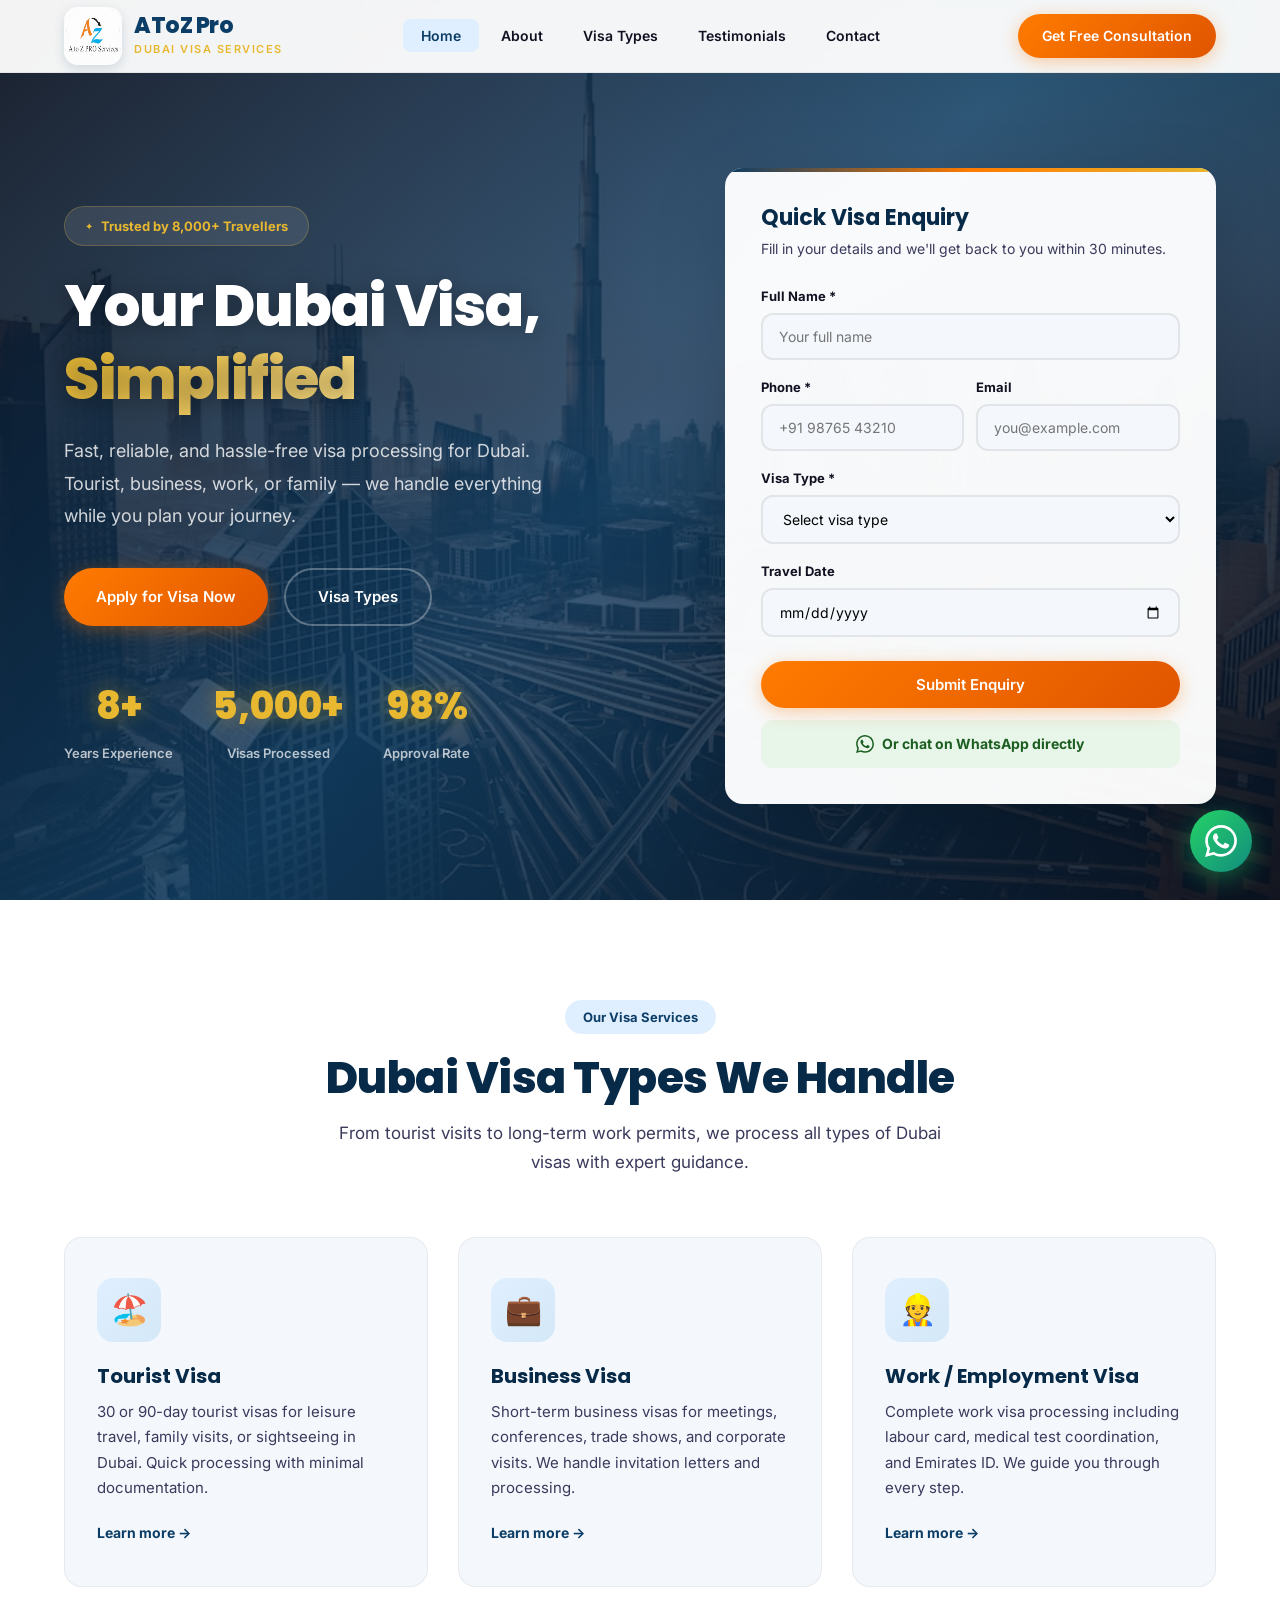
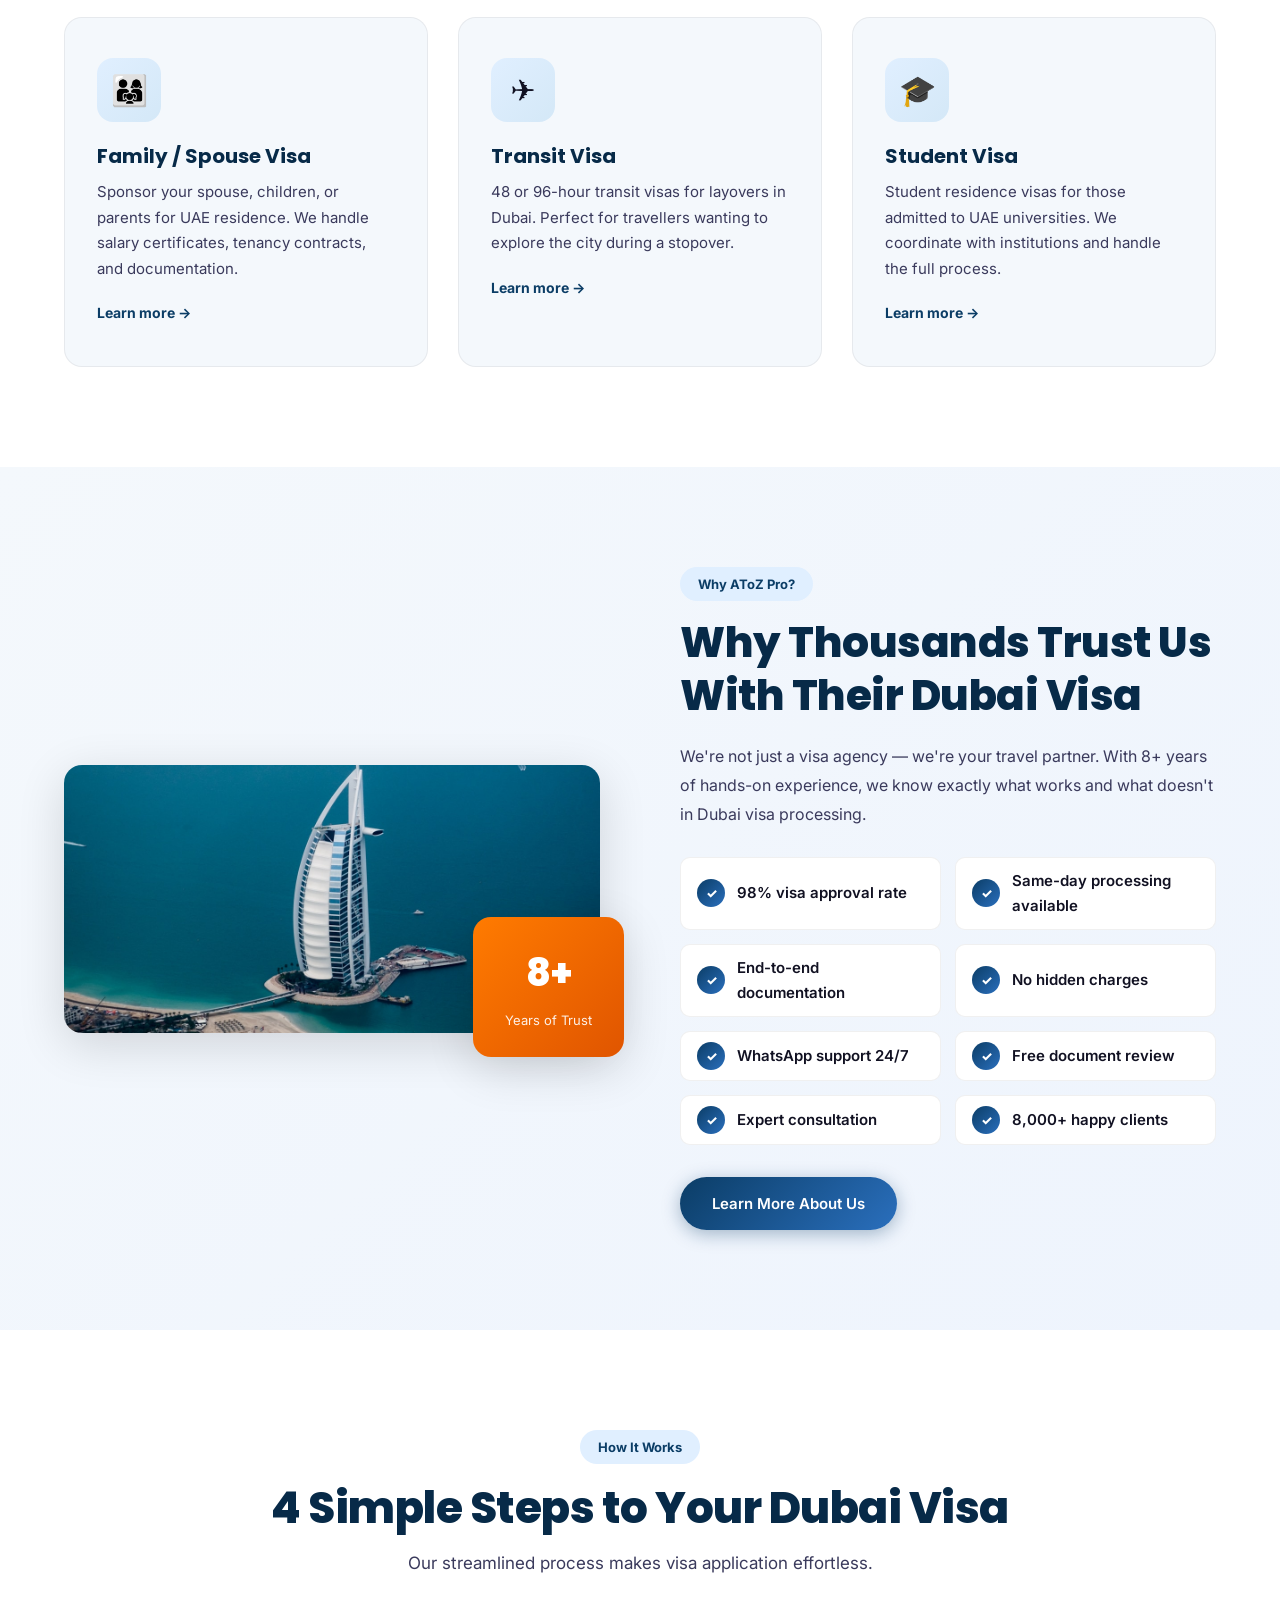
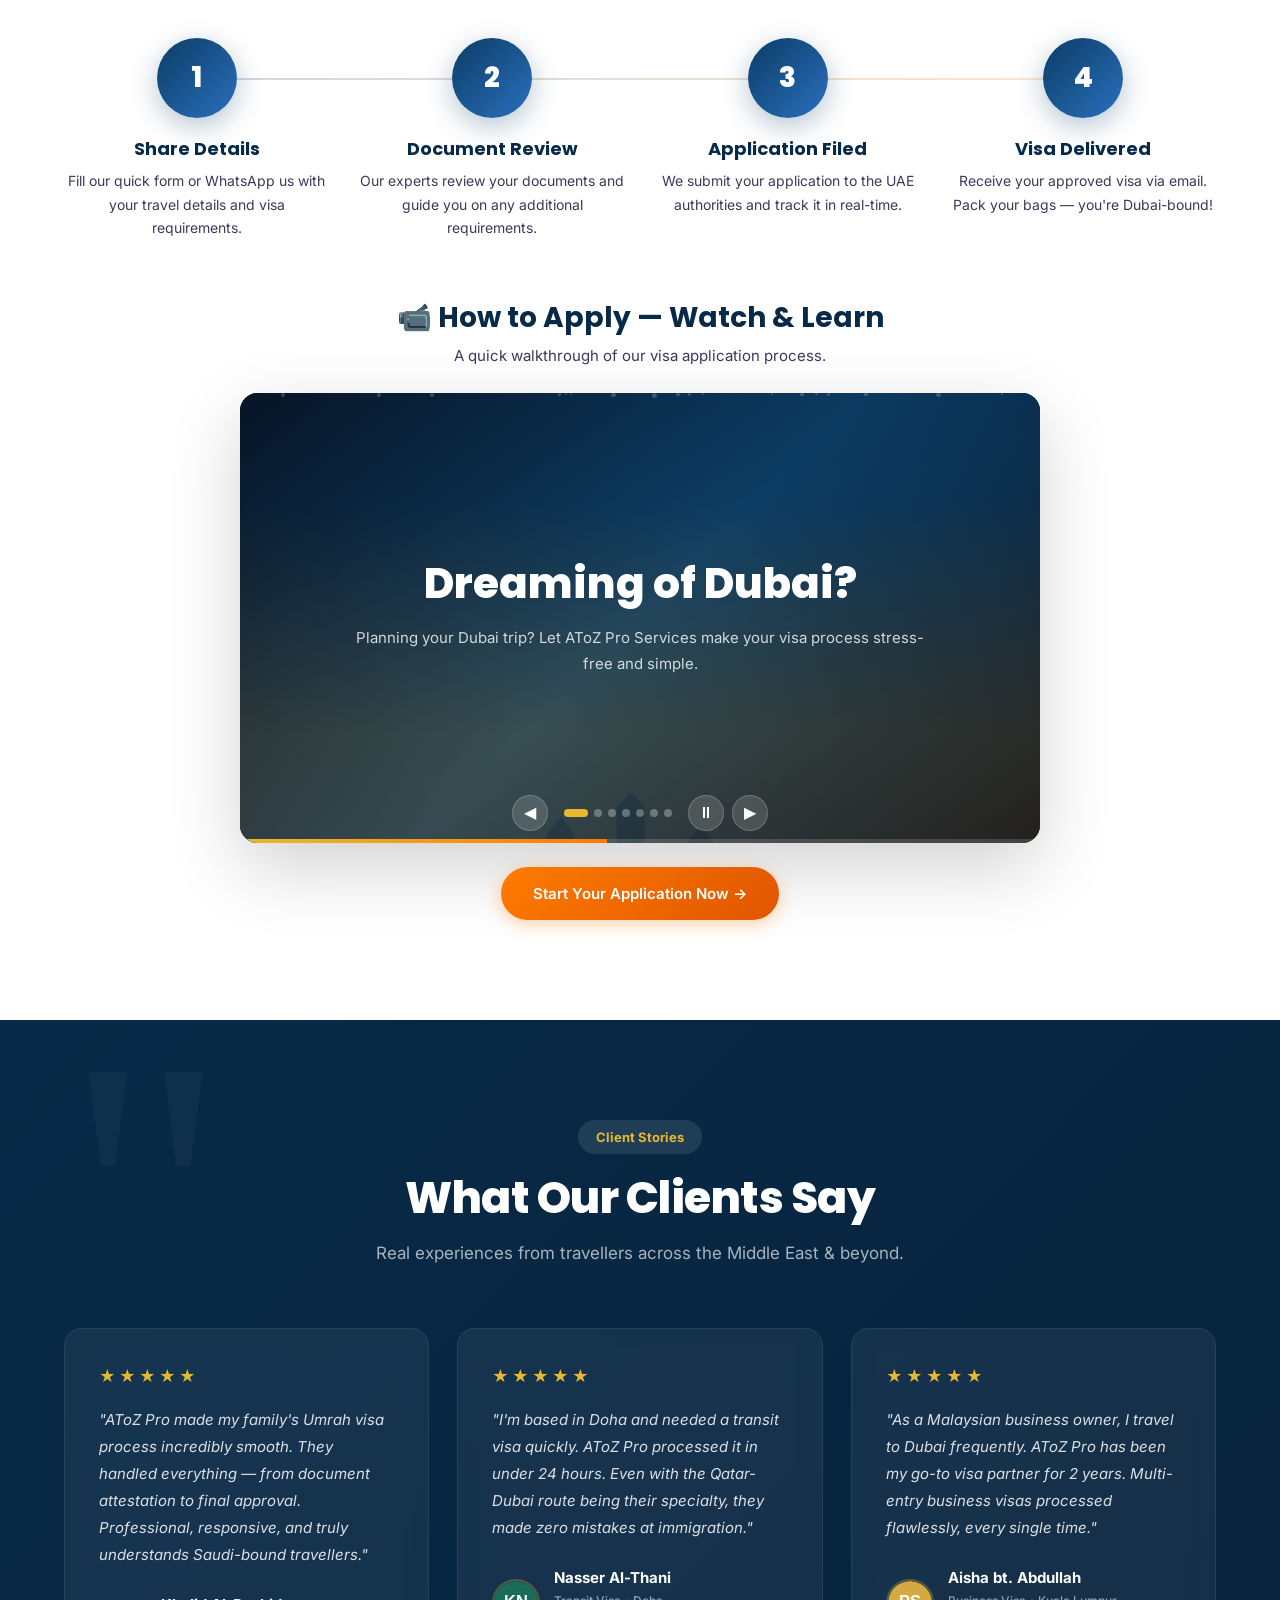
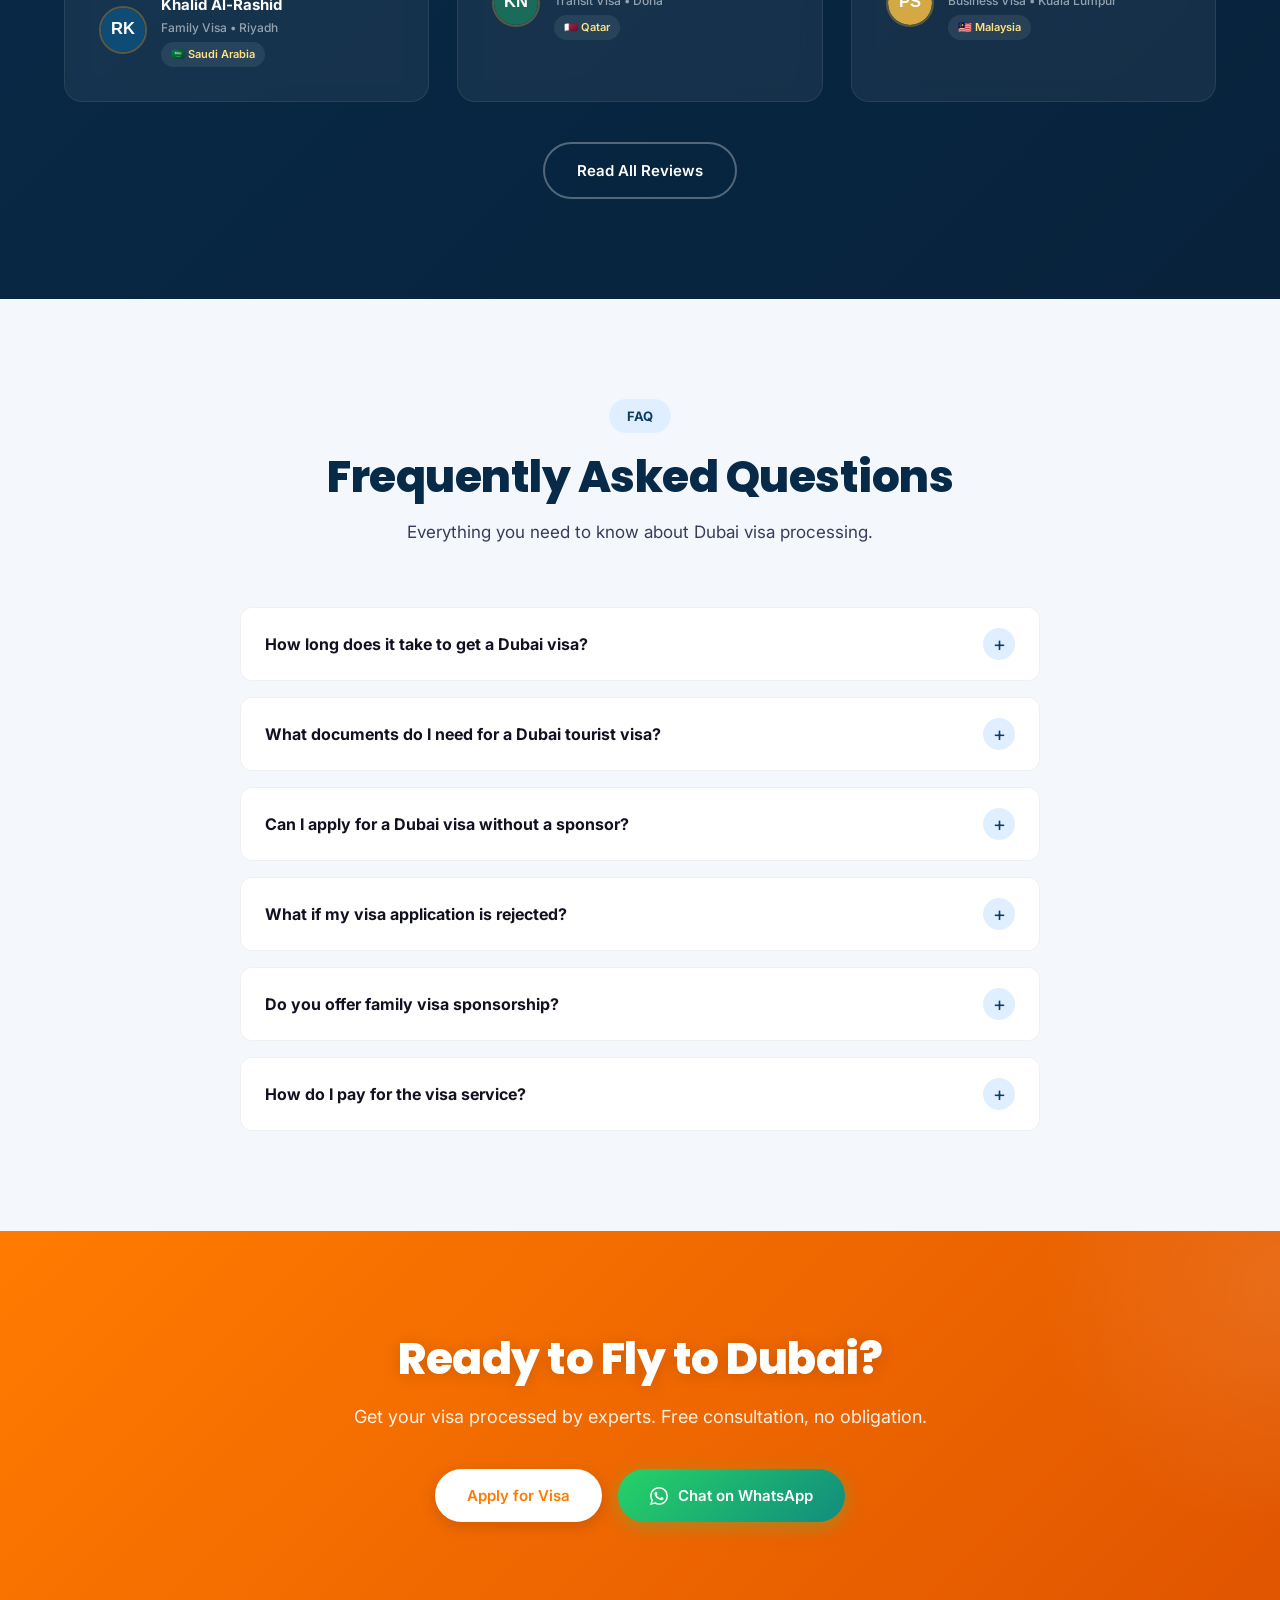
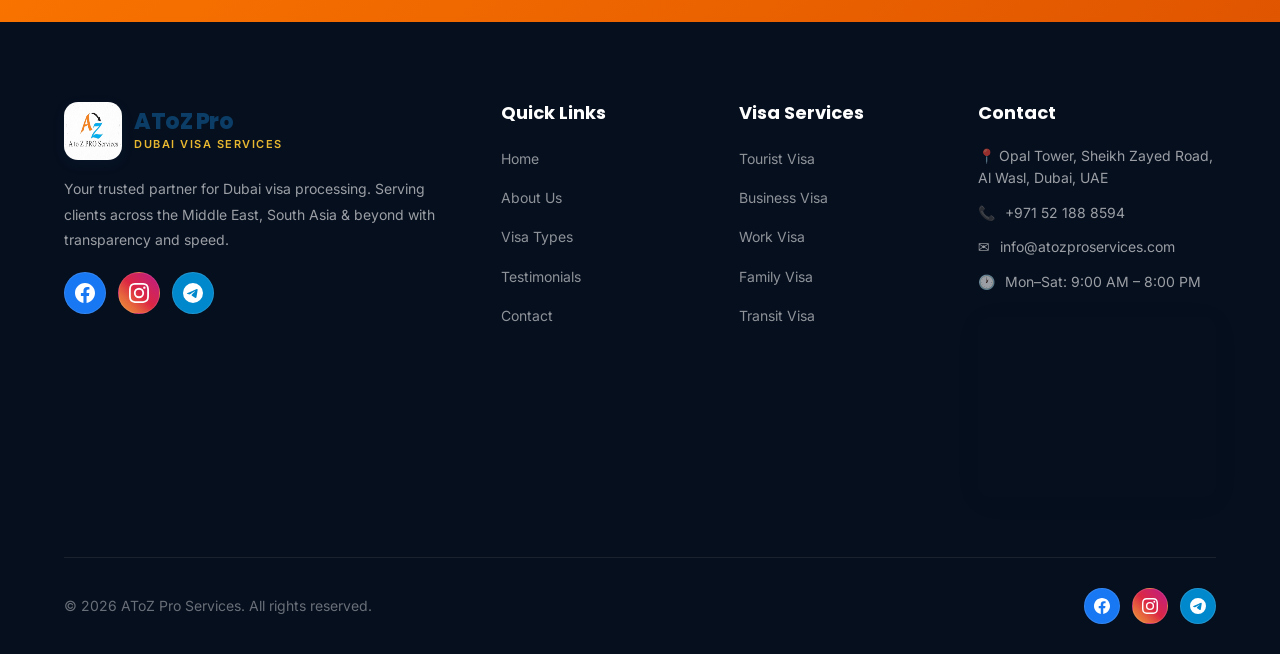
<file: index.html>
<!DOCTYPE html>
<html lang="en">
<head>
  <meta charset="UTF-8">
  <meta name="viewport" content="width=device-width, initial-scale=1.0">
  <title>AToZ Pro Services — Dubai Visa Experts | Fast & Reliable Visa Processing</title>
  <link rel="icon" type="image/jpeg" href="img/logo-new.jpg">
  <meta name="description" content="AToZ Pro Services offers expert Dubai visa processing — tourist, business, work & family visas. 8+ years of experience. 98% approval rate. Get your visa approved fast.">
  <link rel="preconnect" href="https://fonts.googleapis.com">
  <link rel="preconnect" href="https://fonts.gstatic.com" crossorigin>
  <link href="https://fonts.googleapis.com/css2?family=Inter:wght@400;500;600;700&family=Poppins:wght@600;700;800&display=swap" rel="stylesheet">
  <link rel="stylesheet" href="css/style.css">
</head>
<body>

  <!-- Navbar -->
  <nav class="navbar" id="navbar">
    <div class="container nav-inner">
      <a href="index.html" class="logo">
        <img src="img/logo-new.jpg" alt="AToZ Pro Services" class="logo-img">
        <div class="logo-text">
          <strong>AToZ Pro</strong>
          <small>Dubai Visa Services</small>
        </div>
      </a>
      <ul class="nav-links">
        <li><a href="index.html" class="active">Home</a></li>
        <li><a href="about.html">About</a></li>
        <li><a href="services.html">Visa Types</a></li>
        <li><a href="testimonials.html">Testimonials</a></li>
        <li><a href="contact.html">Contact</a></li>
      </ul>
      <div class="nav-cta">
        <a href="contact.html" class="btn btn-accent">Get Free Consultation</a>
      </div>
      <button class="hamburger" id="hamburger" aria-label="Menu">
        <span></span><span></span><span></span>
      </button>
    </div>
    <div class="mobile-nav" id="mobileNav">
      <a href="index.html">Home</a>
      <a href="about.html">About</a>
      <a href="services.html">Visa Types</a>
      <a href="testimonials.html">Testimonials</a>
      <a href="contact.html">Contact</a>
      <a href="contact.html" class="btn btn-accent" style="margin-top:8px;text-align:center;display:block;">Get Free Consultation</a>
    </div>
  </nav>

  <!-- Hero -->
  <section class="hero">
    <div class="hero-bg">
      <img src="img/dubai-skyline.jpg" alt="Dubai Skyline" loading="eager">
    </div>
    <div class="hero-particles" id="particles"></div>
    <div class="container hero-grid">
      <div class="hero-content">
        <div class="hero-badge">Trusted by 8,000+ Travellers</div>
        <h1>Your Dubai Visa, <span>Simplified</span></h1>
        <p class="hero-text">Fast, reliable, and hassle-free visa processing for Dubai. Tourist, business, work, or family — we handle everything while you plan your journey.</p>
        <div class="hero-actions">
          <a href="contact.html" class="btn btn-accent">Apply for Visa Now</a>
          <a href="services.html" class="btn btn-outline" style="border-color:rgba(255,255,255,0.3);color:white;">Visa Types</a>
        </div>
        <div class="hero-stats">
          <div class="hero-stat">
            <strong>8+</strong>
            <span>Years Experience</span>
          </div>
          <div class="hero-stat">
            <strong>5,000+</strong>
            <span>Visas Processed</span>
          </div>
          <div class="hero-stat">
            <strong>98%</strong>
            <span>Approval Rate</span>
          </div>
        </div>
      </div>
      <div class="hero-form-card">
        <h3>Quick Visa Enquiry</h3>
        <p>Fill in your details and we'll get back to you within 30 minutes.</p>
        <form id="heroForm">
          <div class="form-group">
            <label>Full Name *</label>
            <input type="text" id="heroName" placeholder="Your full name" required>
          </div>
          <div class="form-row">
            <div class="form-group">
              <label>Phone *</label>
              <input type="tel" id="heroPhone" placeholder="+91 98765 43210" required>
            </div>
            <div class="form-group">
              <label>Email</label>
              <input type="email" id="heroEmail" placeholder="you@example.com">
            </div>
          </div>
          <div class="form-group">
            <label>Visa Type *</label>
            <select id="heroVisaType" required>
              <option value="">Select visa type</option>
              <option value="tourist">Tourist Visa</option>
              <option value="business">Business Visa</option>
              <option value="work">Work / Employment Visa</option>
              <option value="family">Family / Spouse Visa</option>
              <option value="transit">Transit Visa</option>
              <option value="student">Student Visa</option>
              <option value="other">Other</option>
            </select>
          </div>
          <div class="form-group">
            <label>Travel Date</label>
            <input type="date" id="heroTravelDate">
          </div>
          <button type="submit" class="btn btn-accent">Submit Enquiry</button>
          <a href="https://wa.me/971521888594?text=Hi%20AToZ%20Pro%2C%20I%20need%20help%20with%20my%20Dubai%20visa" class="form-whatsapp" target="_blank">
            <svg width="18" height="18" viewBox="0 0 24 24" fill="currentColor"><path d="M17.472 14.382c-.297-.149-1.758-.867-2.03-.967-.273-.099-.471-.148-.67.15-.197.297-.767.966-.94 1.164-.173.199-.347.223-.644.075-.297-.15-1.255-.463-2.39-1.475-.883-.788-1.48-1.761-1.653-2.059-.173-.297-.018-.458.13-.606.134-.133.298-.347.446-.52.149-.174.198-.298.298-.497.099-.198.05-.371-.025-.52-.075-.149-.669-1.612-.916-2.207-.242-.579-.487-.5-.669-.51-.173-.008-.371-.01-.57-.01-.198 0-.52.074-.792.372-.272.297-1.04 1.016-1.04 2.479 0 1.462 1.065 2.875 1.213 3.074.149.198 2.096 3.2 5.077 4.487.709.306 1.262.489 1.694.625.712.227 1.36.195 1.871.118.571-.085 1.758-.719 2.006-1.413.248-.694.248-1.289.173-1.413-.074-.124-.272-.198-.57-.347m-5.421 7.403h-.004a9.87 9.87 0 01-5.031-1.378l-.361-.214-3.741.982.998-3.648-.235-.374a9.86 9.86 0 01-1.51-5.26c.001-5.45 4.436-9.884 9.888-9.884 2.64 0 5.122 1.03 6.988 2.898a9.825 9.825 0 012.893 6.994c-.003 5.45-4.437 9.884-9.885 9.884m8.413-18.297A11.815 11.815 0 0012.05 0C5.495 0 .16 5.335.157 11.892c0 2.096.547 4.142 1.588 5.945L.057 24l6.305-1.654a11.882 11.882 0 005.683 1.448h.005c6.554 0 11.89-5.335 11.893-11.893a11.821 11.821 0 00-3.48-8.413z"/></svg>
            Or chat on WhatsApp directly
          </a>
        </form>
      </div>
    </div>
  </section>

  <!-- Services -->
  <section class="services" id="services">
    <div class="container">
      <div class="section-header animate-on-scroll">
        <div class="section-tag">Our Visa Services</div>
        <h2>Dubai Visa Types We Handle</h2>
        <p>From tourist visits to long-term work permits, we process all types of Dubai visas with expert guidance.</p>
      </div>
      <div class="services-grid">
        <div class="service-card animate-on-scroll animate-delay-1">
          <div class="service-icon">🏖️</div>
          <h3>Tourist Visa</h3>
          <p>30 or 90-day tourist visas for leisure travel, family visits, or sightseeing in Dubai. Quick processing with minimal documentation.</p>
          <a href="services.html" class="service-link">Learn more →</a>
        </div>
        <div class="service-card animate-on-scroll animate-delay-2">
          <div class="service-icon">💼</div>
          <h3>Business Visa</h3>
          <p>Short-term business visas for meetings, conferences, trade shows, and corporate visits. We handle invitation letters and processing.</p>
          <a href="services.html" class="service-link">Learn more →</a>
        </div>
        <div class="service-card animate-on-scroll animate-delay-3">
          <div class="service-icon">👷</div>
          <h3>Work / Employment Visa</h3>
          <p>Complete work visa processing including labour card, medical test coordination, and Emirates ID. We guide you through every step.</p>
          <a href="services.html" class="service-link">Learn more →</a>
        </div>
        <div class="service-card animate-on-scroll animate-delay-1">
          <div class="service-icon">👨‍👩‍👧</div>
          <h3>Family / Spouse Visa</h3>
          <p>Sponsor your spouse, children, or parents for UAE residence. We handle salary certificates, tenancy contracts, and documentation.</p>
          <a href="services.html" class="service-link">Learn more →</a>
        </div>
        <div class="service-card animate-on-scroll animate-delay-2">
          <div class="service-icon">✈️</div>
          <h3>Transit Visa</h3>
          <p>48 or 96-hour transit visas for layovers in Dubai. Perfect for travellers wanting to explore the city during a stopover.</p>
          <a href="services.html" class="service-link">Learn more →</a>
        </div>
        <div class="service-card animate-on-scroll animate-delay-3">
          <div class="service-icon">🎓</div>
          <h3>Student Visa</h3>
          <p>Student residence visas for those admitted to UAE universities. We coordinate with institutions and handle the full process.</p>
          <a href="services.html" class="service-link">Learn more →</a>
        </div>
      </div>
    </div>
  </section>

  <!-- Why Us -->
  <section class="why-us">
    <div class="container why-grid">
      <div class="why-image animate-on-scroll">
        <img src="img/dubai-city.jpg" alt="Dubai City">
        <div class="why-img-badge">
          <strong>8+</strong>
          <span>Years of Trust</span>
        </div>
      </div>
      <div class="why-content animate-on-scroll">
        <div class="section-tag">Why AToZ Pro?</div>
        <h2>Why Thousands Trust Us With Their Dubai Visa</h2>
        <p>We're not just a visa agency — we're your travel partner. With 8+ years of hands-on experience, we know exactly what works and what doesn't in Dubai visa processing.</p>
        <div class="why-features">
          <div class="why-feature">98% visa approval rate</div>
          <div class="why-feature">Same-day processing available</div>
          <div class="why-feature">End-to-end documentation</div>
          <div class="why-feature">No hidden charges</div>
          <div class="why-feature">WhatsApp support 24/7</div>
          <div class="why-feature">Free document review</div>
          <div class="why-feature">Expert consultation</div>
          <div class="why-feature">8,000+ happy clients</div>
        </div>
        <a href="about.html" class="btn btn-primary">Learn More About Us</a>
      </div>
    </div>
  </section>

  <!-- Process -->
  <section class="process">
    <div class="container">
      <div class="section-header animate-on-scroll">
        <div class="section-tag">How It Works</div>
        <h2>4 Simple Steps to Your Dubai Visa</h2>
        <p>Our streamlined process makes visa application effortless.</p>
      </div>
      <div class="process-grid">
        <div class="process-step animate-on-scroll animate-delay-1">
          <div class="process-number">1</div>
          <h3>Share Details</h3>
          <p>Fill our quick form or WhatsApp us with your travel details and visa requirements.</p>
        </div>
        <div class="process-step animate-on-scroll animate-delay-2">
          <div class="process-number">2</div>
          <h3>Document Review</h3>
          <p>Our experts review your documents and guide you on any additional requirements.</p>
        </div>
        <div class="process-step animate-on-scroll animate-delay-3">
          <div class="process-number">3</div>
          <h3>Application Filed</h3>
          <p>We submit your application to the UAE authorities and track it in real-time.</p>
        </div>
        <div class="process-step animate-on-scroll animate-delay-4">
          <div class="process-number">4</div>
          <h3>Visa Delivered</h3>
          <p>Receive your approved visa via email. Pack your bags — you're Dubai-bound!</p>
        </div>
      </div>

      <!-- Promo Video Experience -->
      <div class="how-apply-video animate-on-scroll" style="margin-top:60px;text-align:center;">
        <h3 style="font-size:28px;margin-bottom:8px;color:var(--primary-dark);">📹 How to Apply — Watch & Learn</h3>
        <p style="color:var(--text-light);margin-bottom:24px;font-size:15px;">A quick walkthrough of our visa application process.</p>
        
        <div class="promo-video-container" id="promoVideo">
          <div class="promo-video-stage" id="promoStage">
            
            <!-- Scene 1: Opening -->
            <div class="promo-scene scene1 active" data-scene="0">
              <div class="promo-scene-bg"></div>
              <div class="promo-scene-overlay"></div>
              <div class="promo-particles" id="scene1Particles"></div>
              <div class="promo-scene-content">
                <div class="promo-title">Dreaming of Dubai?</div>
                <div class="promo-desc">Planning your Dubai trip? Let AToZ Pro Services make your visa process stress-free and simple.</div>
              </div>
            </div>

            <!-- Scene 2: Share Details -->
            <div class="promo-scene scene2" data-scene="1">
              <div class="promo-scene-bg"></div>
              <div class="promo-scene-overlay"></div>
              <div class="promo-scene-content">
                <div class="promo-subtitle">Step 1</div>
                <div class="promo-title">Share Details</div>
                <div class="promo-desc">Send your travel &amp; visa requirements</div>
                <div class="whatsapp-mockup">
                  <div class="whatsapp-header">
                    <div class="whatsapp-avatar">🎷</div>
                    <div>
                      <div class="whatsapp-name">AToZ Pro Services</div>
                      <div class="whatsapp-status">online</div>
                    </div>
                  </div>
                  <div class="whatsapp-body">
                    <div class="whatsapp-msg received">Hi! How can we help with your Dubai visa? ✈️</div>
                    <div class="whatsapp-msg sent">I need a tourist visa for Dubai</div>
                    <div class="whatsapp-msg received">Great! Share your passport copy &amp; travel dates 📋</div>
                  </div>
                </div>
              </div>
            </div>

            <!-- Scene 3: Document Review -->
            <div class="promo-scene scene3" data-scene="2">
              <div class="promo-scene-bg"></div>
              <div class="promo-scene-overlay"></div>
              <div class="promo-scene-content">
                <div class="promo-subtitle">Step 2</div>
                <div class="promo-title">Document Review</div>
                <div class="promo-desc">Expert guidance for smooth approval</div>
                <div class="doc-review-visual">
                  <div class="doc-icon">📄</div>
                  <div class="doc-icon">🛂</div>
                  <div class="doc-icon">📋</div>
                  <div class="doc-icon">✅</div>
                </div>
              </div>
            </div>

            <!-- Scene 4: Application Filed -->
            <div class="promo-scene scene4" data-scene="3">
              <div class="promo-scene-bg"></div>
              <div class="promo-scene-overlay"></div>
              <div class="promo-scene-content">
                <div class="promo-subtitle">Step 3</div>
                <div class="promo-title">Application Filed</div>
                <div class="promo-desc">Real-time tracking included</div>
                <div class="laptop-mockup">
                  <div class="laptop-screen">
                    <div class="laptop-bar">
                      <div class="laptop-dot red"></div>
                      <div class="laptop-dot yellow"></div>
                      <div class="laptop-dot green"></div>
                    </div>
                    <div class="laptop-check">✓</div>
                    <div class="laptop-status-text">Application Submitted!</div>
                  </div>
                  <div class="uae-flag-bar">
                    <span></span><span></span><span></span>
                  </div>
                </div>
              </div>
            </div>

            <!-- Scene 5: Visa Delivered -->
            <div class="promo-scene scene5" data-scene="4">
              <div class="promo-scene-bg"></div>
              <div class="promo-scene-overlay"></div>
              <div class="promo-scene-content">
                <div class="promo-subtitle">Step 4</div>
                <div class="promo-title">Visa Delivered</div>
                <div class="promo-desc">You're Dubai-bound! ✈️</div>
                <div class="visa-stamp">
                  <div class="visa-stamp-icon">🛂</div>
                  <div class="visa-stamp-text">VISA APPROVED</div>
                  <div class="visa-stamp-sub">United Arab Emirates</div>
                  <div class="visa-approved-badge">APPROVED</div>
                </div>
              </div>
            </div>

            <!-- Scene 6: Trust Montage -->
            <div class="promo-scene scene6" data-scene="5">
              <div class="promo-scene-bg"></div>
              <div class="promo-scene-overlay"></div>
              <div class="promo-scene-content">
                <div class="promo-title" style="font-size:32px;">Stress-Free • Comfortable • Budget-Friendly</div>
                <div class="promo-desc">Your journey starts with confidence</div>
                <div class="montage-grid">
                  <div class="montage-item">👨‍👩‍👧‍👦<span class="montage-label">Families</span></div>
                  <div class="montage-item">💑<span class="montage-label">Couples</span></div>
                  <div class="montage-item">💼<span class="montage-label">Business</span></div>
                  <div class="montage-item">🌴<span class="montage-label">Lifestyle</span></div>
                </div>
              </div>
            </div>

            <!-- Scene 7: Closing CTA -->
            <div class="promo-scene scene7" data-scene="6">
              <div class="promo-scene-bg"></div>
              <div class="promo-scene-overlay"></div>
              <div class="promo-particles" id="scene7Particles"></div>
              <div class="promo-scene-content">
                <div class="promo-logo-mark">AZ</div>
                <div class="promo-title" style="font-size:36px;">AToZ Pro Services</div>
                <div class="promo-stats-row">
                  <div class="promo-stat-item">
                    <strong>8+</strong>
                    <small>Years of Trust</small>
                  </div>
                  <div class="promo-stat-item">
                    <strong>5,000+</strong>
                    <small>Happy Customers</small>
                  </div>
                  <div class="promo-stat-item">
                    <strong>98%</strong>
                    <small>Approval Rate</small>
                  </div>
                </div>
                <a href="https://wa.me/971521888594?text=Hi%20AToZ%20Pro%2C%20I%20need%20help%20with%20my%20Dubai%20visa" class="promo-cta-btn" target="_blank">
                  <svg width="20" height="20" viewBox="0 0 24 24" fill="currentColor"><path d="M17.472 14.382c-.297-.149-1.758-.867-2.03-.967-.273-.099-.471-.148-.67.15-.197.297-.767.966-.94 1.164-.173.199-.347.223-.644.075-.297-.15-1.255-.463-2.39-1.475-.883-.788-1.48-1.761-1.653-2.059-.173-.297-.018-.458.13-.606.134-.133.298-.347.446-.52.149-.174.198-.298.298-.497.099-.198.05-.371-.025-.52-.075-.149-.669-1.612-.916-2.207-.242-.579-.487-.5-.669-.51-.173-.008-.371-.01-.57-.01-.198 0-.52.074-.792.372-.272.297-1.04 1.016-1.04 2.479 0 1.462 1.065 2.875 1.213 3.074.149.198 2.096 3.2 5.077 4.487.709.306 1.262.489 1.694.625.712.227 1.36.195 1.871.118.571-.085 1.758-.719 2.006-1.413.248-.694.248-1.289.173-1.413-.074-.124-.272-.198-.57-.347m-5.421 7.403h-.004a9.87 9.87 0 01-5.031-1.378l-.361-.214-3.741.982.998-3.648-.235-.374a9.86 9.86 0 01-1.51-5.26c.001-5.45 4.436-9.884 9.888-9.884 2.64 0 5.122 1.03 6.988 2.898a9.825 9.825 0 012.893 6.994c-.003 5.45-4.437 9.884-9.885 9.884m8.413-18.297A11.815 11.815 0 0012.05 0C5.495 0 .16 5.335.157 11.892c0 2.096.547 4.142 1.588 5.945L.057 24l6.305-1.654a11.882 11.882 0 005.683 1.448h.005c6.554 0 11.89-5.335 11.893-11.893a11.821 11.821 0 00-3.48-8.413z"/></svg>
                  Contact Us Today
                </a>
              </div>
            </div>

          </div>

          <!-- Progress Bar -->
          <div class="promo-progress">
            <div class="promo-progress-bar" id="promoProgress"></div>
          </div>

          <!-- Controls -->
          <div class="promo-controls">
            <button class="promo-ctrl-btn" id="promoPrev" aria-label="Previous scene">◀</button>
            <div class="promo-scene-dots" id="promoDots"></div>
            <button class="promo-ctrl-btn" id="promoPause" aria-label="Pause">⏸</button>
            <button class="promo-ctrl-btn" id="promoNext" aria-label="Next scene">▶</button>
          </div>
        </div>

        <div style="margin-top:24px;">
          <a href="contact.html" class="btn btn-accent">Start Your Application Now →</a>
        </div>
      </div>
    </div>
  </section>

  <!-- Testimonials -->
  <section class="testimonials">
    <div class="container">
      <div class="section-header animate-on-scroll">
        <div class="section-tag" style="background:rgba(255,255,255,0.1);color:var(--gold);">Client Stories</div>
        <h2>What Our Clients Say</h2>
        <p>Real experiences from travellers across the Middle East & beyond.</p>
      </div>
      <div class="testimonials-grid">
        <div class="testimonial-card animate-on-scroll animate-delay-1">
          <div class="testimonial-stars">★★★★★</div>
          <p class="testimonial-text">"AToZ Pro made my family's Umrah visa process incredibly smooth. They handled everything — from document attestation to final approval. Professional, responsive, and truly understands Saudi-bound travellers."</p>
          <div class="testimonial-author">
            <img src="img/avatar-1.svg" alt="Khalid Al-Rashid">
            <div>
              <div class="testimonial-name">Khalid Al-Rashid</div>
              <div class="testimonial-role">Family Visa • Riyadh</div>
              <div class="country-flag">🇸🇦 Saudi Arabia</div>
            </div>
          </div>
        </div>
        <div class="testimonial-card animate-on-scroll animate-delay-2">
          <div class="testimonial-stars">★★★★★</div>
          <p class="testimonial-text">"I'm based in Doha and needed a transit visa quickly. AToZ Pro processed it in under 24 hours. Even with the Qatar-Dubai route being their specialty, they made zero mistakes at immigration."</p>
          <div class="testimonial-author">
            <img src="img/avatar-5.svg" alt="Nasser Al-Thani">
            <div>
              <div class="testimonial-name">Nasser Al-Thani</div>
              <div class="testimonial-role">Transit Visa • Doha</div>
              <div class="country-flag">🇶🇦 Qatar</div>
            </div>
          </div>
        </div>
        <div class="testimonial-card animate-on-scroll animate-delay-3">
          <div class="testimonial-stars">★★★★★</div>
          <p class="testimonial-text">"As a Malaysian business owner, I travel to Dubai frequently. AToZ Pro has been my go-to visa partner for 2 years. Multi-entry business visas processed flawlessly, every single time."</p>
          <div class="testimonial-author">
            <img src="img/avatar-4.svg" alt="Aisha bt. Abdullah">
            <div>
              <div class="testimonial-name">Aisha bt. Abdullah</div>
              <div class="testimonial-role">Business Visa • Kuala Lumpur</div>
              <div class="country-flag">🇲🇾 Malaysia</div>
            </div>
          </div>
        </div>
      </div>
      <div style="text-align:center;margin-top:40px;">
        <a href="testimonials.html" class="btn btn-outline" style="border-color:rgba(255,255,255,0.3);color:white;">Read All Reviews</a>
      </div>
    </div>
  </section>

  <!-- FAQ -->
  <section class="faq-section">
    <div class="container">
      <div class="section-header animate-on-scroll">
        <div class="section-tag">FAQ</div>
        <h2>Frequently Asked Questions</h2>
        <p>Everything you need to know about Dubai visa processing.</p>
      </div>
      <div class="faq-grid">
        <div class="faq-item animate-on-scroll animate-delay-1">
          <button class="faq-question">
            <span>How long does it take to get a Dubai visa?</span>
            <span class="faq-icon">+</span>
          </button>
          <div class="faq-answer">
            <p>Tourist and business visas typically take 3–5 working days. Work and family visas may take 7–20 working days depending on documentation. We also offer urgent/same-day processing — WhatsApp us for details.</p>
          </div>
        </div>
        <div class="faq-item animate-on-scroll animate-delay-2">
          <button class="faq-question">
            <span>What documents do I need for a Dubai tourist visa?</span>
            <span class="faq-icon">+</span>
          </button>
          <div class="faq-answer">
            <p>You'll need a clear passport copy (valid for at least 6 months), a passport-size photograph, and your travel itinerary (flight booking). A hotel booking or UAE sponsor helps speed up the process.</p>
          </div>
        </div>
        <div class="faq-item animate-on-scroll animate-delay-3">
          <button class="faq-question">
            <span>Can I apply for a Dubai visa without a sponsor?</span>
            <span class="faq-icon">+</span>
          </button>
          <div class="faq-answer">
            <p>Yes! Tourist visas can be applied directly through us without a UAE sponsor. We coordinate with our licensed partners in Dubai who act as the processing sponsor on your behalf.</p>
          </div>
        </div>
        <div class="faq-item animate-on-scroll animate-delay-1">
          <button class="faq-question">
            <span>What if my visa application is rejected?</span>
            <span class="faq-icon">+</span>
          </button>
          <div class="faq-answer">
            <p>Rejections are rare with our service (98% approval rate), but if it happens, we'll identify the reason, guide you on corrections, and reapply at no extra charge.</p>
          </div>
        </div>
        <div class="faq-item animate-on-scroll animate-delay-2">
          <button class="faq-question">
            <span>Do you offer family visa sponsorship?</span>
            <span class="faq-icon">+</span>
          </button>
          <div class="faq-answer">
            <p>Absolutely. We handle spouse, children, and parent sponsorship visas for UAE residence. We'll guide you through salary certificate preparation, tenancy contract requirements, and all documentation.</p>
          </div>
        </div>
        <div class="faq-item animate-on-scroll animate-delay-3">
          <button class="faq-question">
            <span>How do I pay for the visa service?</span>
            <span class="faq-icon">+</span>
          </button>
          <div class="faq-answer">
            <p>We accept UPI, bank transfer, and cash. Payment is only required after we've confirmed your documents are in order — no upfront charges. We'll send you a payment link or collect in person.</p>
          </div>
        </div>
      </div>
    </div>
  </section>

  <!-- CTA -->
  <section class="cta-section">
    <div class="container">
      <h2>Ready to Fly to Dubai?</h2>
      <p>Get your visa processed by experts. Free consultation, no obligation.</p>
      <div class="cta-buttons">
        <a href="contact.html" class="btn btn-primary">Apply for Visa</a>
        <a href="https://wa.me/971521888594?text=Hi%20AToZ%20Pro%2C%20I%20need%20help%20with%20my%20Dubai%20visa" class="btn btn-whatsapp" target="_blank">
          <svg width="18" height="18" viewBox="0 0 24 24" fill="currentColor"><path d="M17.472 14.382c-.297-.149-1.758-.867-2.03-.967-.273-.099-.471-.148-.67.15-.197.297-.767.966-.94 1.164-.173.199-.347.223-.644.075-.297-.15-1.255-.463-2.39-1.475-.883-.788-1.48-1.761-1.653-2.059-.173-.297-.018-.458.13-.606.134-.133.298-.347.446-.52.149-.174.198-.298.298-.497.099-.198.05-.371-.025-.52-.075-.149-.669-1.612-.916-2.207-.242-.579-.487-.5-.669-.51-.173-.008-.371-.01-.57-.01-.198 0-.52.074-.792.372-.272.297-1.04 1.016-1.04 2.479 0 1.462 1.065 2.875 1.213 3.074.149.198 2.096 3.2 5.077 4.487.709.306 1.262.489 1.694.625.712.227 1.36.195 1.871.118.571-.085 1.758-.719 2.006-1.413.248-.694.248-1.289.173-1.413-.074-.124-.272-.198-.57-.347m-5.421 7.403h-.004a9.87 9.87 0 01-5.031-1.378l-.361-.214-3.741.982.998-3.648-.235-.374a9.86 9.86 0 01-1.51-5.26c.001-5.45 4.436-9.884 9.888-9.884 2.64 0 5.122 1.03 6.988 2.898a9.825 9.825 0 012.893 6.994c-.003 5.45-4.437 9.884-9.885 9.884m8.413-18.297A11.815 11.815 0 0012.05 0C5.495 0 .16 5.335.157 11.892c0 2.096.547 4.142 1.588 5.945L.057 24l6.305-1.654a11.882 11.882 0 005.683 1.448h.005c6.554 0 11.89-5.335 11.893-11.893a11.821 11.821 0 00-3.48-8.413z"/></svg>
          Chat on WhatsApp
        </a>
      </div>
    </div>
  </section>

  <!-- Footer -->
  <footer class="footer">
    <div class="container">
      <div class="footer-grid">
        <div class="footer-brand">
          <a href="index.html" class="logo" style="color:white;">
            <img src="img/logo-new.jpg" alt="AToZ Pro Services" class="logo-img">
            <div class="logo-text">
              <strong>AToZ Pro</strong>
              <small>Dubai Visa Services</small>
            </div>
          </a>
          <p>Your trusted partner for Dubai visa processing. Serving clients across the Middle East, South Asia & beyond with transparency and speed.</p>
          <div class="footer-social">
            <a href="#" class="social-icon facebook" aria-label="Facebook">
              <svg viewBox="0 0 24 24"><path d="M24 12.073c0-6.627-5.373-12-12-12s-12 5.373-12 12c0 5.99 4.388 10.954 10.125 11.854v-8.385H7.078v-3.47h3.047V9.43c0-3.007 1.792-4.669 4.533-4.669 1.312 0 2.686.235 2.686.235v2.953H15.83c-1.491 0-1.956.925-1.956 1.874v2.25h3.328l-.532 3.47h-2.796v8.385C19.612 23.027 24 18.062 24 12.073z"/></svg>
            </a>
            <a href="#" class="social-icon instagram" aria-label="Instagram">
              <svg viewBox="0 0 24 24"><path d="M12 2.163c3.204 0 3.584.012 4.85.07 3.252.148 4.771 1.691 4.919 4.919.058 1.265.069 1.645.069 4.849 0 3.205-.012 3.584-.069 4.849-.149 3.225-1.664 4.771-4.919 4.919-1.266.058-1.644.07-4.85.07-3.204 0-3.584-.012-4.849-.07-3.26-.149-4.771-1.699-4.919-4.92-.058-1.265-.07-1.644-.07-4.849 0-3.204.013-3.583.07-4.849.149-3.227 1.664-4.771 4.919-4.919 1.266-.057 1.645-.069 4.849-.069zM12 0C8.741 0 8.333.014 7.053.072 2.695.272.273 2.69.073 7.052.014 8.333 0 8.741 0 12c0 3.259.014 3.668.072 4.948.2 4.358 2.618 6.78 6.98 6.98C8.333 23.986 8.741 24 12 24c3.259 0 3.668-.014 4.948-.072 4.354-.2 6.782-2.618 6.979-6.98.059-1.28.073-1.689.073-4.948 0-3.259-.014-3.667-.072-4.947-.196-4.354-2.617-6.78-6.979-6.98C15.668.014 15.259 0 12 0zm0 5.838a6.162 6.162 0 100 12.324 6.162 6.162 0 000-12.324zM12 16a4 4 0 110-8 4 4 0 010 8zm6.406-11.845a1.44 1.44 0 100 2.881 1.44 1.44 0 000-2.881z"/></svg>
            </a>
            <a href="#" class="social-icon telegram" aria-label="Telegram">
              <svg viewBox="0 0 24 24"><path d="M11.944 0A12 12 0 0 0 0 12a12 12 0 0 0 12 12 12 12 0 0 0 12-12A12 12 0 0 0 12 0a12 12 0 0 0-.056 0zm4.962 7.224c.1-.002.321.023.465.14a.506.506 0 0 1 .171.325c.016.093.036.306.02.472-.18 1.898-.962 6.502-1.36 8.627-.168.9-.499 1.201-.82 1.23-.696.065-1.225-.46-1.9-.902-1.056-.693-1.653-1.124-2.678-1.8-1.185-.78-.417-1.21.258-1.91.177-.184 3.247-2.977 3.307-3.23.007-.032.014-.15-.056-.212s-.174-.041-.249-.024c-.106.024-1.793 1.14-5.061 3.345-.479.33-.913.49-1.302.48-.428-.008-1.252-.241-1.865-.44-.752-.245-1.349-.374-1.297-.789.027-.216.325-.437.893-.663 3.498-1.524 5.83-2.529 6.998-3.014 3.332-1.386 4.025-1.627 4.476-1.635z"/></svg>
            </a>
          </div>
        </div>
        <div>
          <h4>Quick Links</h4>
          <ul class="footer-links">
            <li><a href="index.html">Home</a></li>
            <li><a href="about.html">About Us</a></li>
            <li><a href="services.html">Visa Types</a></li>
            <li><a href="testimonials.html">Testimonials</a></li>
            <li><a href="contact.html">Contact</a></li>
          </ul>
        </div>
        <div>
          <h4>Visa Services</h4>
          <ul class="footer-links">
            <li><a href="services.html">Tourist Visa</a></li>
            <li><a href="services.html">Business Visa</a></li>
            <li><a href="services.html">Work Visa</a></li>
            <li><a href="services.html">Family Visa</a></li>
            <li><a href="services.html">Transit Visa</a></li>
          </ul>
        </div>
        <div>
          <h4>Contact</h4>
          <div class="footer-contact-item">📍 Opal Tower, Sheikh Zayed Road, Al Wasl, Dubai, UAE</div>
          <div class="footer-contact-item"><span>📞</span> <a href="tel:+971521888594" style="color:inherit;">+971 52 188 8594</a></div>
          <div class="footer-contact-item"><span>✉️</span> info@atozproservices.com</div>
          <div class="footer-contact-item"><span>🕐</span> Mon–Sat: 9:00 AM – 8:00 PM</div>
          <div class="footer-map">
            <iframe src="https://www.google.com/maps/embed?pb=!1m18!1m12!1m3!1d3610.175429871596!2d55.2477799!3d25.1927662!2m3!1f0!2f0!3f0!3m2!1i1024!2i768!4f13.1!3m3!1m2!1s0x3e5f435c3c5b8b6d%3A0x5e7eb6a5e5c5c5c5!2sOpal%20Tower!5e0!3m2!1sen!2sae!4v1700000000000!5m2!1sen!2sin" allowfullscreen="" loading="lazy" referrerpolicy="no-referrer-when-downgrade" title="AToZ Pro Services — Opal Tower, Sheikh Zayed Road, Dubai"></iframe>
          </div>
        </div>
      </div>
      <div class="footer-bottom">
        <p>© 2026 AToZ Pro Services. All rights reserved.</p>
        <div class="footer-social" style="margin-top:0;">
          <a href="#" class="social-icon facebook" aria-label="Facebook" style="width:36px;height:36px;"><svg viewBox="0 0 24 24" style="width:16px;height:16px;fill:white;"><path d="M24 12.073c0-6.627-5.373-12-12-12s-12 5.373-12 12c0 5.99 4.388 10.954 10.125 11.854v-8.385H7.078v-3.47h3.047V9.43c0-3.007 1.792-4.669 4.533-4.669 1.312 0 2.686.235 2.686.235v2.953H15.83c-1.491 0-1.956.925-1.956 1.874v2.25h3.328l-.532 3.47h-2.796v8.385C19.612 23.027 24 18.062 24 12.073z"/></svg></a>
          <a href="#" class="social-icon instagram" aria-label="Instagram" style="width:36px;height:36px;"><svg viewBox="0 0 24 24" style="width:16px;height:16px;fill:white;"><path d="M12 2.163c3.204 0 3.584.012 4.85.07 3.252.148 4.771 1.691 4.919 4.919.058 1.265.069 1.645.069 4.849 0 3.205-.012 3.584-.069 4.849-.149 3.225-1.664 4.771-4.919 4.919-1.266.058-1.644.07-4.85.07-3.204 0-3.584-.012-4.849-.07-3.26-.149-4.771-1.699-4.919-4.92-.058-1.265-.07-1.644-.07-4.849 0-3.204.013-3.583.07-4.849.149-3.227 1.664-4.771 4.919-4.919 1.266-.057 1.645-.069 4.849-.069zM12 0C8.741 0 8.333.014 7.053.072 2.695.272.273 2.69.073 7.052.014 8.333 0 8.741 0 12c0 3.259.014 3.668.072 4.948.2 4.358 2.618 6.78 6.98 6.98C8.333 23.986 8.741 24 12 24c3.259 0 3.668-.014 4.948-.072 4.354-.2 6.782-2.618 6.979-6.98.059-1.28.073-1.689.073-4.948 0-3.259-.014-3.667-.072-4.947-.196-4.354-2.617-6.78-6.979-6.98C15.668.014 15.259 0 12 0zm0 5.838a6.162 6.162 0 100 12.324 6.162 6.162 0 000-12.324zM12 16a4 4 0 110-8 4 4 0 010 8zm6.406-11.845a1.44 1.44 0 100 2.881 1.44 1.44 0 000-2.881z"/></svg></a>
          <a href="#" class="social-icon telegram" aria-label="Telegram" style="width:36px;height:36px;"><svg viewBox="0 0 24 24" style="width:16px;height:16px;fill:white;"><path d="M11.944 0A12 12 0 0 0 0 12a12 12 0 0 0 12 12 12 12 0 0 0 12-12A12 12 0 0 0 12 0a12 12 0 0 0-.056 0zm4.962 7.224c.1-.002.321.023.465.14a.506.506 0 0 1 .171.325c.016.093.036.306.02.472-.18 1.898-.962 6.502-1.36 8.627-.168.9-.499 1.201-.82 1.23-.696.065-1.225-.46-1.9-.902-1.056-.693-1.653-1.124-2.678-1.8-1.185-.78-.417-1.21.258-1.91.177-.184 3.247-2.977 3.307-3.23.007-.032.014-.15-.056-.212s-.174-.041-.249-.024c-.106.024-1.793 1.14-5.061 3.345-.479.33-.913.49-1.302.48-.428-.008-1.252-.241-1.865-.44-.752-.245-1.349-.374-1.297-.789.027-.216.325-.437.893-.663 3.498-1.524 5.83-2.529 6.998-3.014 3.332-1.386 4.025-1.627 4.476-1.635z"/></svg></a>
        </div>
      </div>
    </div>
  </footer>

  <!-- WhatsApp Float -->
  <a href="https://wa.me/971521888594?text=Hi%20AToZ%20Pro%2C%20I%20need%20help%20with%20my%20Dubai%20visa" class="whatsapp-float" target="_blank" aria-label="Chat on WhatsApp">
    <svg viewBox="0 0 24 24"><path d="M17.472 14.382c-.297-.149-1.758-.867-2.03-.967-.273-.099-.471-.148-.67.15-.197.297-.767.966-.94 1.164-.173.199-.347.223-.644.075-.297-.15-1.255-.463-2.39-1.475-.883-.788-1.48-1.761-1.653-2.059-.173-.297-.018-.458.13-.606.134-.133.298-.347.446-.52.149-.174.198-.298.298-.497.099-.198.05-.371-.025-.52-.075-.149-.669-1.612-.916-2.207-.242-.579-.487-.5-.669-.51-.173-.008-.371-.01-.57-.01-.198 0-.52.074-.792.372-.272.297-1.04 1.016-1.04 2.479 0 1.462 1.065 2.875 1.213 3.074.149.198 2.096 3.2 5.077 4.487.709.306 1.262.489 1.694.625.712.227 1.36.195 1.871.118.571-.085 1.758-.719 2.006-1.413.248-.694.248-1.289.173-1.413-.074-.124-.272-.198-.57-.347m-5.421 7.403h-.004a9.87 9.87 0 01-5.031-1.378l-.361-.214-3.741.982.998-3.648-.235-.374a9.86 9.86 0 01-1.51-5.26c.001-5.45 4.436-9.884 9.888-9.884 2.64 0 5.122 1.03 6.988 2.898a9.825 9.825 0 012.893 6.994c-.003 5.45-4.437 9.884-9.885 9.884m8.413-18.297A11.815 11.815 0 0012.05 0C5.495 0 .16 5.335.157 11.892c0 2.096.547 4.142 1.588 5.945L.057 24l6.305-1.654a11.882 11.882 0 005.683 1.448h.005c6.554 0 11.89-5.335 11.893-11.893a11.821 11.821 0 00-3.48-8.413z"/></svg>
  </a>

  <script src="js/main.js"></script>
</body>
</html>
</file>
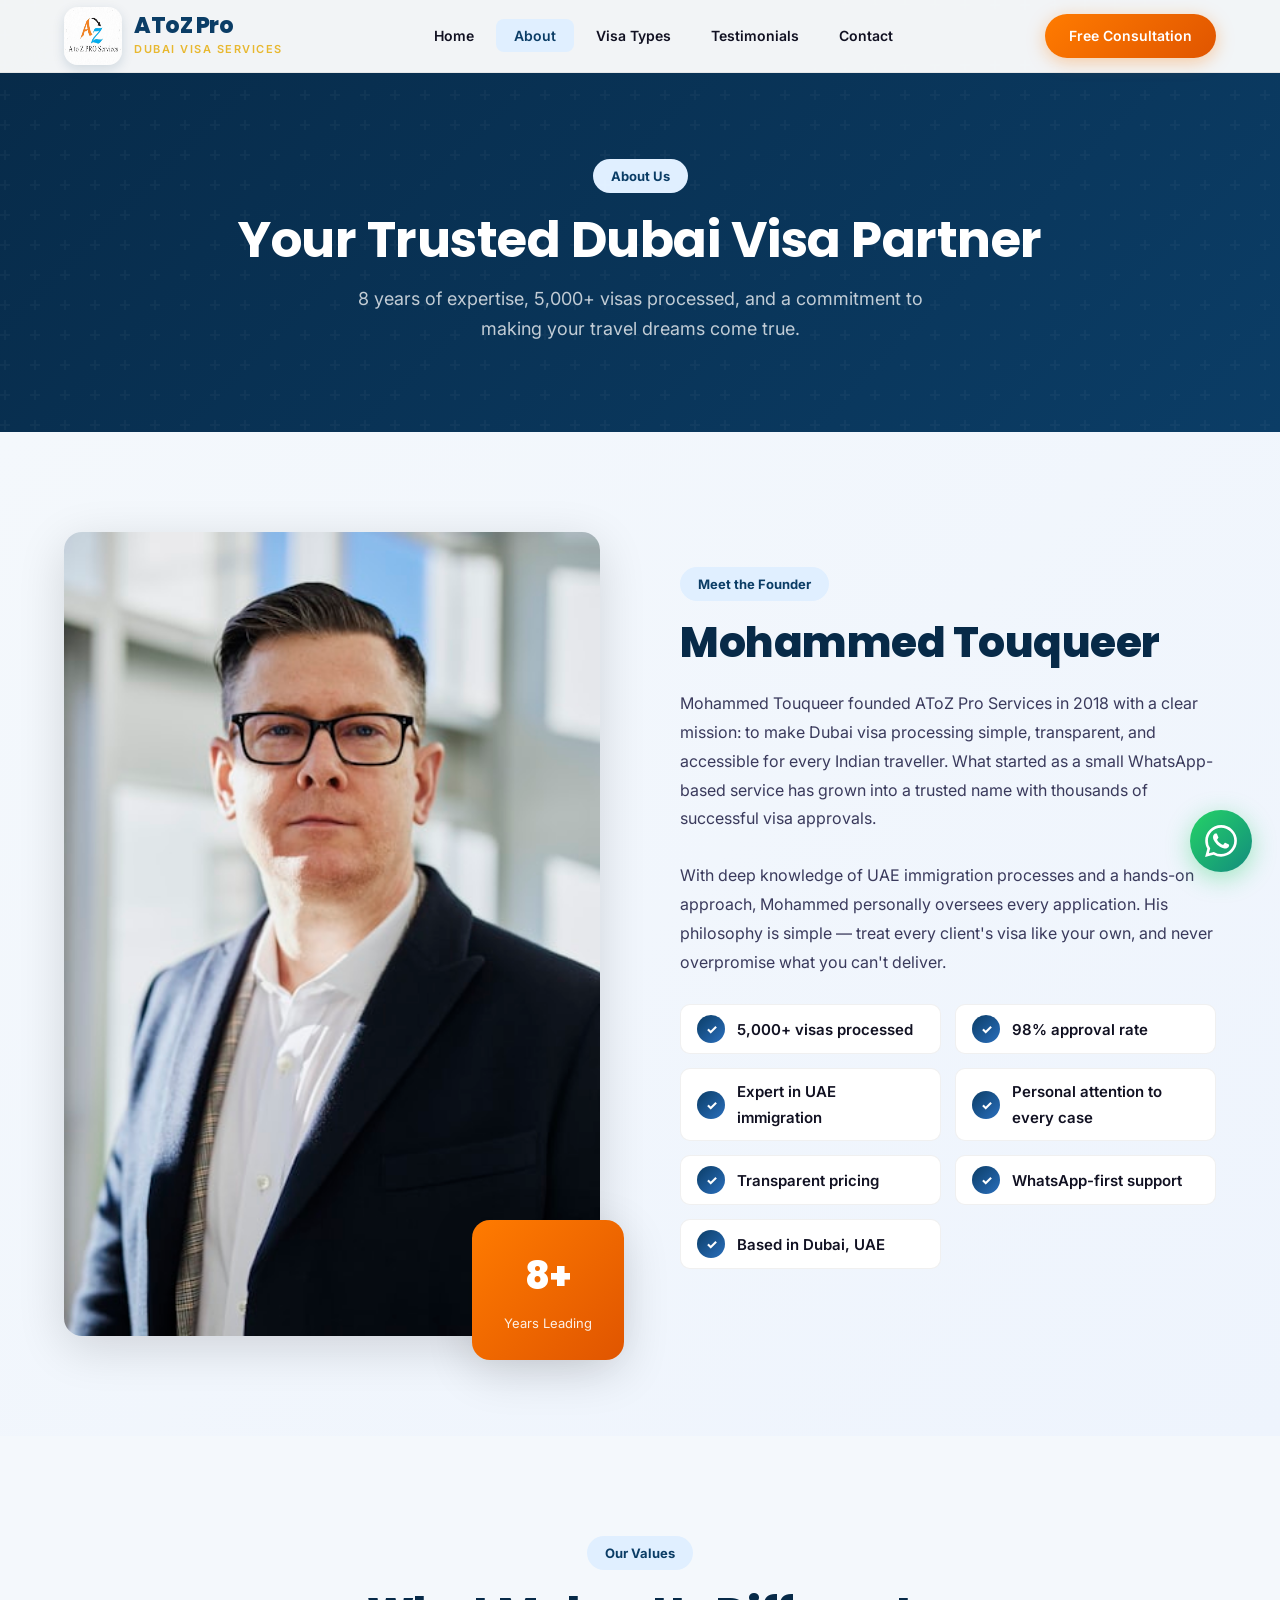
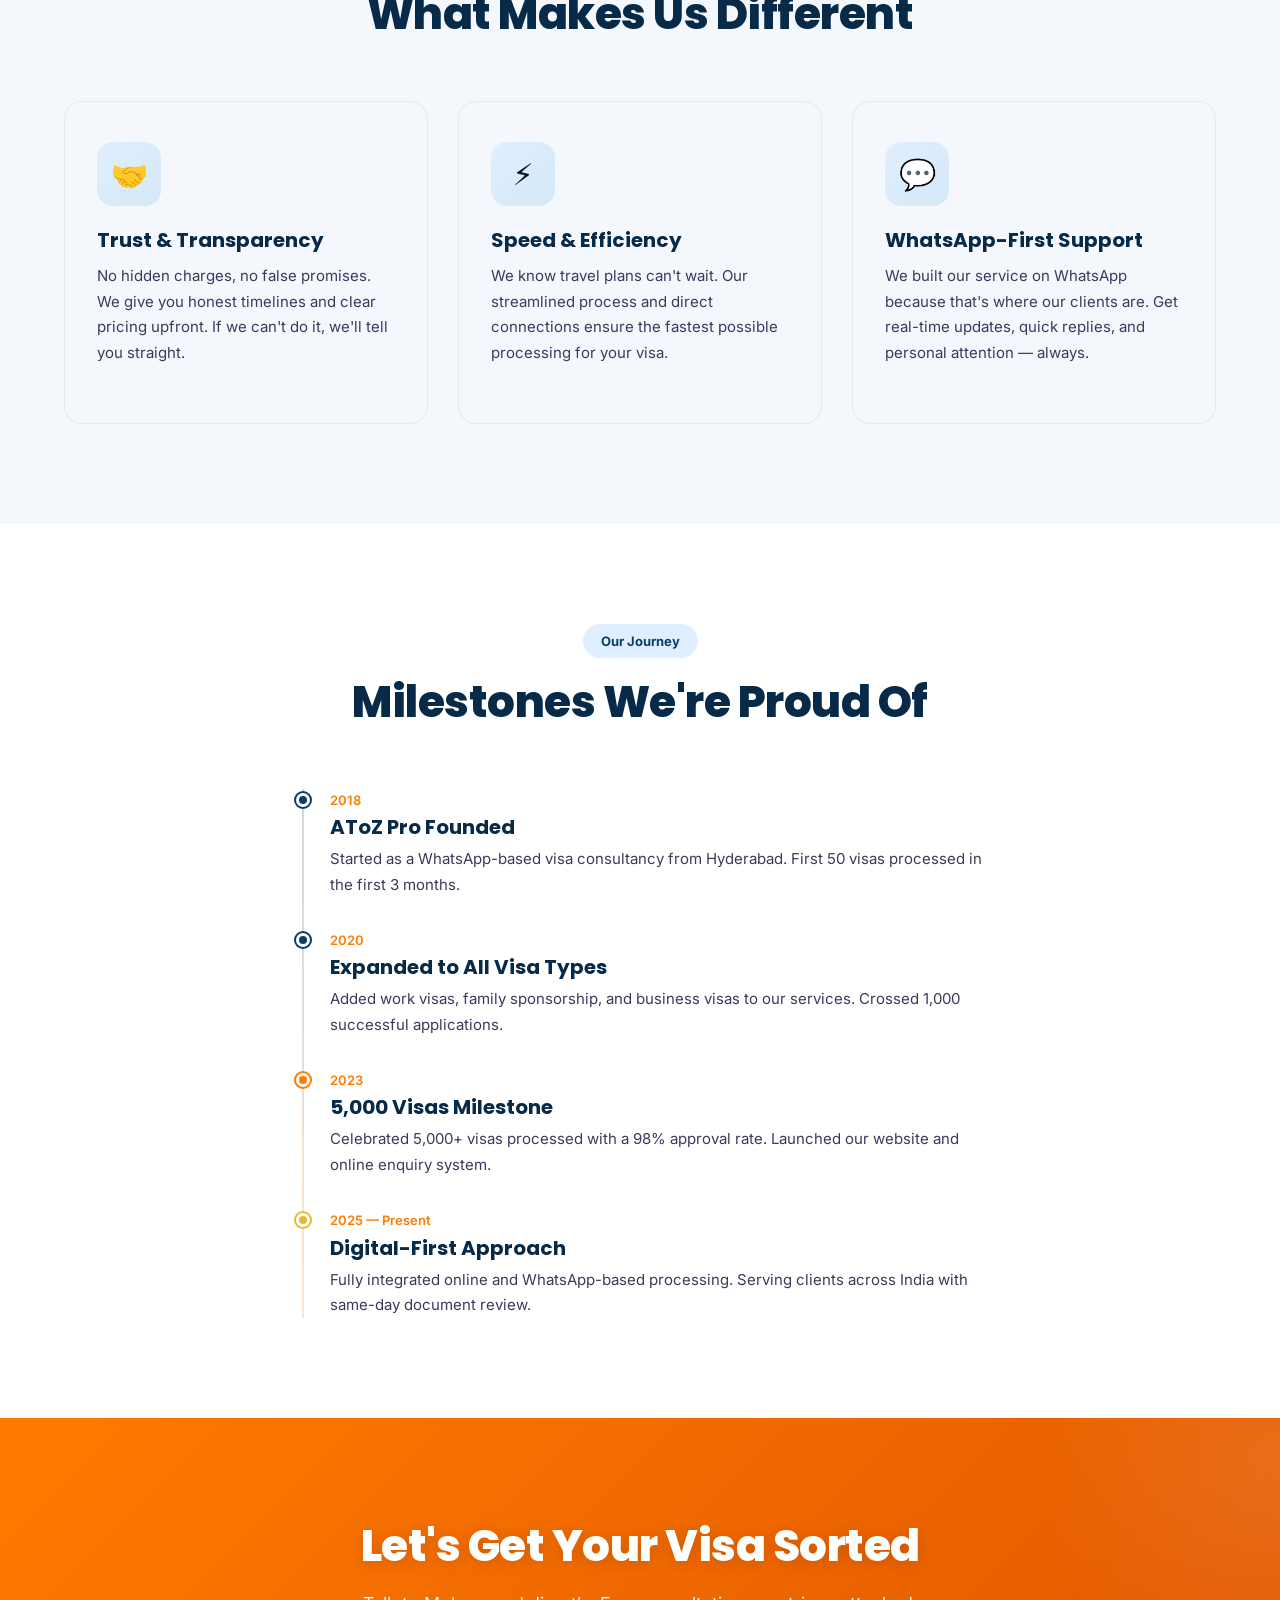
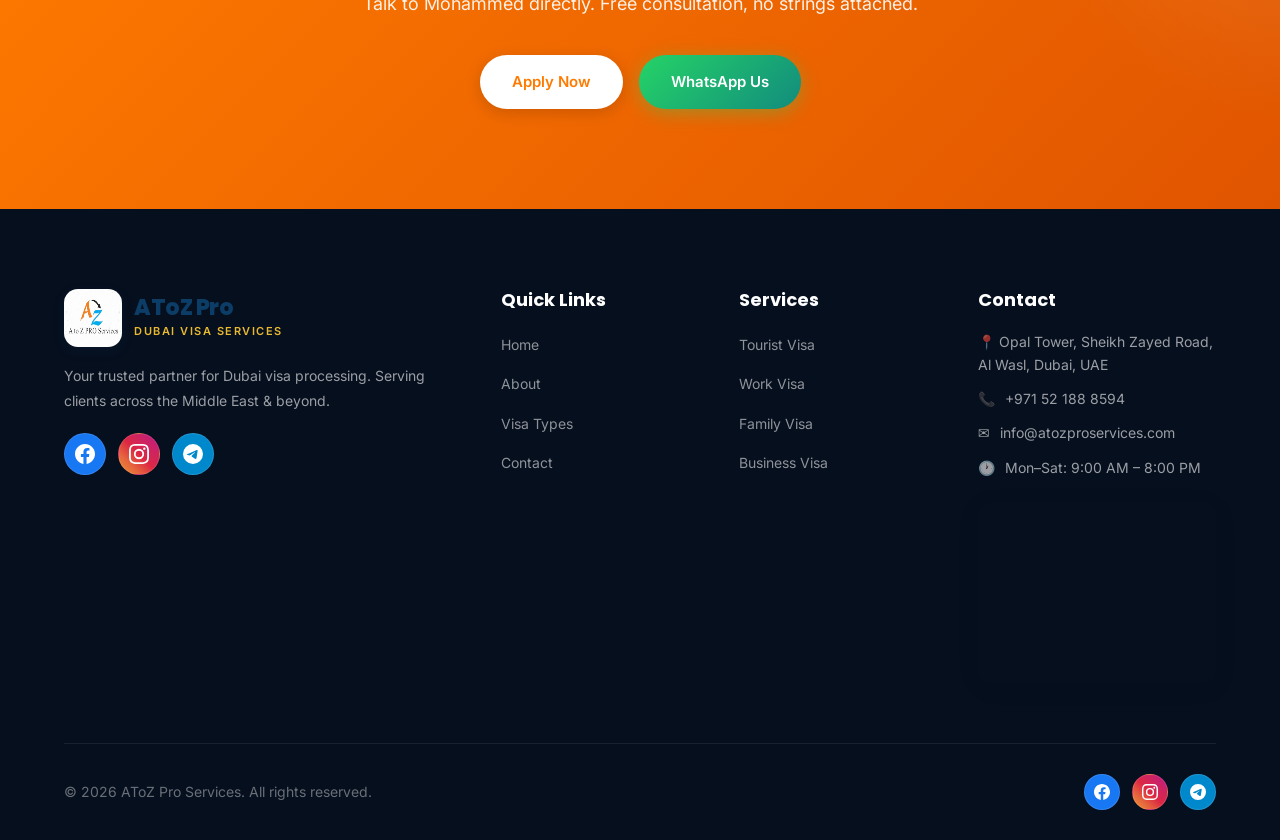
<file: about.html>
<!DOCTYPE html>
<html lang="en">
<head>
  <meta charset="UTF-8">
  <meta name="viewport" content="width=device-width, initial-scale=1.0">
  <title>About Us — AToZ Pro Services | Dubai Visa Experts</title>
  <link rel="icon" type="image/jpeg" href="img/logo-new.jpg">
  <link rel="preconnect" href="https://fonts.googleapis.com">
  <link rel="preconnect" href="https://fonts.gstatic.com" crossorigin>
  <link href="https://fonts.googleapis.com/css2?family=Inter:wght@400;500;600;700&family=Poppins:wght@600;700;800&display=swap" rel="stylesheet">
  <link rel="stylesheet" href="css/style.css">
</head>
<body>

  <nav class="navbar" id="navbar">
    <div class="container nav-inner">
      <a href="index.html" class="logo">
        <img src="img/logo-new.jpg" alt="AToZ Pro Services" class="logo-img">
        <div class="logo-text"><strong>AToZ Pro</strong><small>Dubai Visa Services</small></div>
      </a>
      <ul class="nav-links">
        <li><a href="index.html">Home</a></li>
        <li><a href="about.html" class="active">About</a></li>
        <li><a href="services.html">Visa Types</a></li>
        <li><a href="testimonials.html">Testimonials</a></li>
        <li><a href="contact.html">Contact</a></li>
      </ul>
      <div class="nav-cta"><a href="contact.html" class="btn btn-accent">Free Consultation</a></div>
      <button class="hamburger" id="hamburger" aria-label="Menu"><span></span><span></span><span></span></button>
    </div>
    <div class="mobile-nav" id="mobileNav">
      <a href="index.html">Home</a><a href="about.html">About</a><a href="services.html">Visa Types</a><a href="testimonials.html">Testimonials</a><a href="contact.html">Contact</a>
    </div>
  </nav>

  <section class="page-hero">
    <div class="container">
      <div class="section-tag">About Us</div>
      <h1>Your Trusted Dubai Visa Partner</h1>
      <p>8 years of expertise, 5,000+ visas processed, and a commitment to making your travel dreams come true.</p>
    </div>
  </section>

  <section class="why-us">
    <div class="container why-grid">
      <div class="why-image animate-on-scroll">
        <img src="img/ceo-new.jpg" alt="Mohammed Touqueer - CEO, AToZ Pro Services">
        <div class="why-img-badge"><strong>8+</strong><span>Years Leading</span></div>
      </div>
      <div class="why-content animate-on-scroll">
        <div class="section-tag">Meet the Founder</div>
        <h2>Mohammed Touqueer</h2>
        <p>Mohammed Touqueer founded AToZ Pro Services in 2018 with a clear mission: to make Dubai visa processing simple, transparent, and accessible for every Indian traveller. What started as a small WhatsApp-based service has grown into a trusted name with thousands of successful visa approvals.</p>
        <p>With deep knowledge of UAE immigration processes and a hands-on approach, Mohammed personally oversees every application. His philosophy is simple — treat every client's visa like your own, and never overpromise what you can't deliver.</p>
        <div class="why-features">
          <div class="why-feature">5,000+ visas processed</div>
          <div class="why-feature">98% approval rate</div>
          <div class="why-feature">Expert in UAE immigration</div>
          <div class="why-feature">Personal attention to every case</div>
          <div class="why-feature">Transparent pricing</div>
          <div class="why-feature">WhatsApp-first support</div>
          <div class="why-feature">Based in Dubai, UAE</div>
        </div>
      </div>
    </div>
  </section>

  <section class="services" style="background:var(--bg-soft);">
    <div class="container">
      <div class="section-header animate-on-scroll">
        <div class="section-tag">Our Values</div>
        <h2>What Makes Us Different</h2>
      </div>
      <div class="services-grid">
        <div class="service-card animate-on-scroll animate-delay-1">
          <div class="service-icon">🤝</div>
          <h3>Trust & Transparency</h3>
          <p>No hidden charges, no false promises. We give you honest timelines and clear pricing upfront. If we can't do it, we'll tell you straight.</p>
        </div>
        <div class="service-card animate-on-scroll animate-delay-2">
          <div class="service-icon">⚡</div>
          <h3>Speed & Efficiency</h3>
          <p>We know travel plans can't wait. Our streamlined process and direct connections ensure the fastest possible processing for your visa.</p>
        </div>
        <div class="service-card animate-on-scroll animate-delay-3">
          <div class="service-icon">💬</div>
          <h3>WhatsApp-First Support</h3>
          <p>We built our service on WhatsApp because that's where our clients are. Get real-time updates, quick replies, and personal attention — always.</p>
        </div>
      </div>
    </div>
  </section>

  <section class="process">
    <div class="container">
      <div class="section-header animate-on-scroll">
        <div class="section-tag">Our Journey</div>
        <h2>Milestones We're Proud Of</h2>
      </div>
      <div style="max-width:700px;margin:0 auto;display:grid;gap:32px;position:relative;padding-left:40px;">
        <div style="position:absolute;left:12px;top:0;bottom:0;width:2px;background:linear-gradient(to bottom,var(--primary),var(--accent));opacity:0.2;"></div>
        <div style="position:relative;">
          <div style="position:absolute;left:-34px;top:4px;width:14px;height:14px;background:var(--primary);border-radius:50%;border:3px solid var(--white);box-shadow:0 0 0 2px var(--primary);"></div>
          <div style="font-size:13px;color:var(--accent);font-weight:600;margin-bottom:4px;">2018</div>
          <h3 style="font-size:20px;margin-bottom:6px;">AToZ Pro Founded</h3>
          <p style="color:var(--text-light);font-size:15px;">Started as a WhatsApp-based visa consultancy from Hyderabad. First 50 visas processed in the first 3 months.</p>
        </div>
        <div style="position:relative;">
          <div style="position:absolute;left:-34px;top:4px;width:14px;height:14px;background:var(--primary);border-radius:50%;border:3px solid var(--white);box-shadow:0 0 0 2px var(--primary);"></div>
          <div style="font-size:13px;color:var(--accent);font-weight:600;margin-bottom:4px;">2020</div>
          <h3 style="font-size:20px;margin-bottom:6px;">Expanded to All Visa Types</h3>
          <p style="color:var(--text-light);font-size:15px;">Added work visas, family sponsorship, and business visas to our services. Crossed 1,000 successful applications.</p>
        </div>
        <div style="position:relative;">
          <div style="position:absolute;left:-34px;top:4px;width:14px;height:14px;background:var(--accent);border-radius:50%;border:3px solid var(--white);box-shadow:0 0 0 2px var(--accent);"></div>
          <div style="font-size:13px;color:var(--accent);font-weight:600;margin-bottom:4px;">2023</div>
          <h3 style="font-size:20px;margin-bottom:6px;">5,000 Visas Milestone</h3>
          <p style="color:var(--text-light);font-size:15px;">Celebrated 5,000+ visas processed with a 98% approval rate. Launched our website and online enquiry system.</p>
        </div>
        <div style="position:relative;">
          <div style="position:absolute;left:-34px;top:4px;width:14px;height:14px;background:var(--gold);border-radius:50%;border:3px solid var(--white);box-shadow:0 0 0 2px var(--gold);"></div>
          <div style="font-size:13px;color:var(--accent);font-weight:600;margin-bottom:4px;">2025 — Present</div>
          <h3 style="font-size:20px;margin-bottom:6px;">Digital-First Approach</h3>
          <p style="color:var(--text-light);font-size:15px;">Fully integrated online and WhatsApp-based processing. Serving clients across India with same-day document review.</p>
        </div>
      </div>
    </div>
  </section>

  <section class="cta-section">
    <div class="container">
      <h2>Let's Get Your Visa Sorted</h2>
      <p>Talk to Mohammed directly. Free consultation, no strings attached.</p>
      <div class="cta-buttons">
        <a href="contact.html" class="btn btn-primary">Apply Now</a>
        <a href="https://wa.me/971521888594?text=Hi%20AToZ%20Pro%2C%20I%20need%20help%20with%20my%20Dubai%20visa" class="btn btn-whatsapp" target="_blank">WhatsApp Us</a>
      </div>
    </div>
  </section>

  <footer class="footer">
    <div class="container">
      <div class="footer-grid">
        <div class="footer-brand">
          <a href="index.html" class="logo" style="color:white;"><img src="img/logo-new.jpg" alt="AToZ Pro Services" class="logo-img"><div class="logo-text"><strong>AToZ Pro</strong><small>Dubai Visa Services</small></div></a>
          <p>Your trusted partner for Dubai visa processing. Serving clients across the Middle East & beyond.</p>
          <div class="footer-social">
            <a href="#" class="social-icon facebook" aria-label="Facebook"><svg viewBox="0 0 24 24"><path d="M24 12.073c0-6.627-5.373-12-12-12s-12 5.373-12 12c0 5.99 4.388 10.954 10.125 11.854v-8.385H7.078v-3.47h3.047V9.43c0-3.007 1.792-4.669 4.533-4.669 1.312 0 2.686.235 2.686.235v2.953H15.83c-1.491 0-1.956.925-1.956 1.874v2.25h3.328l-.532 3.47h-2.796v8.385C19.612 23.027 24 18.062 24 12.073z"/></svg></a>
            <a href="#" class="social-icon instagram" aria-label="Instagram"><svg viewBox="0 0 24 24"><path d="M12 2.163c3.204 0 3.584.012 4.85.07 3.252.148 4.771 1.691 4.919 4.919.058 1.265.069 1.645.069 4.849 0 3.205-.012 3.584-.069 4.849-.149 3.225-1.664 4.771-4.919 4.919-1.266.058-1.644.07-4.85.07-3.204 0-3.584-.012-4.849-.07-3.26-.149-4.771-1.699-4.919-4.92-.058-1.265-.07-1.644-.07-4.849 0-3.204.013-3.583.07-4.849.149-3.227 1.664-4.771 4.919-4.919 1.266-.057 1.645-.069 4.849-.069zM12 0C8.741 0 8.333.014 7.053.072 2.695.272.273 2.69.073 7.052.014 8.333 0 8.741 0 12c0 3.259.014 3.668.072 4.948.2 4.358 2.618 6.78 6.98 6.98C8.333 23.986 8.741 24 12 24c3.259 0 3.668-.014 4.948-.072 4.354-.2 6.782-2.618 6.979-6.98.059-1.28.073-1.689.073-4.948 0-3.259-.014-3.667-.072-4.947-.196-4.354-2.617-6.78-6.979-6.98C15.668.014 15.259 0 12 0zm0 5.838a6.162 6.162 0 100 12.324 6.162 6.162 0 000-12.324zM12 16a4 4 0 110-8 4 4 0 010 8zm6.406-11.845a1.44 1.44 0 100 2.881 1.44 1.44 0 000-2.881z"/></svg></a>
            <a href="#" class="social-icon telegram" aria-label="Telegram"><svg viewBox="0 0 24 24"><path d="M11.944 0A12 12 0 0 0 0 12a12 12 0 0 0 12 12 12 12 0 0 0 12-12A12 12 0 0 0 12 0a12 12 0 0 0-.056 0zm4.962 7.224c.1-.002.321.023.465.14a.506.506 0 0 1 .171.325c.016.093.036.306.02.472-.18 1.898-.962 6.502-1.36 8.627-.168.9-.499 1.201-.82 1.23-.696.065-1.225-.46-1.9-.902-1.056-.693-1.653-1.124-2.678-1.8-1.185-.78-.417-1.21.258-1.91.177-.184 3.247-2.977 3.307-3.23.007-.032.014-.15-.056-.212s-.174-.041-.249-.024c-.106.024-1.793 1.14-5.061 3.345-.479.33-.913.49-1.302.48-.428-.008-1.252-.241-1.865-.44-.752-.245-1.349-.374-1.297-.789.027-.216.325-.437.893-.663 3.498-1.524 5.83-2.529 6.998-3.014 3.332-1.386 4.025-1.627 4.476-1.635z"/></svg></a>
          </div>
        </div>
        <div><h4>Quick Links</h4><ul class="footer-links"><li><a href="index.html">Home</a></li><li><a href="about.html">About</a></li><li><a href="services.html">Visa Types</a></li><li><a href="contact.html">Contact</a></li></ul></div>
        <div><h4>Services</h4><ul class="footer-links"><li><a href="services.html">Tourist Visa</a></li><li><a href="services.html">Work Visa</a></li><li><a href="services.html">Family Visa</a></li><li><a href="services.html">Business Visa</a></li></ul></div>
        <div>
          <h4>Contact</h4>
          <div class="footer-contact-item">📍 Opal Tower, Sheikh Zayed Road, Al Wasl, Dubai, UAE</div>
          <div class="footer-contact-item"><span>📞</span> <a href="tel:+971521888594" style="color:inherit;">+971 52 188 8594</a></div>
          <div class="footer-contact-item"><span>✉️</span> info@atozproservices.com</div>
          <div class="footer-contact-item"><span>🕐</span> Mon–Sat: 9:00 AM – 8:00 PM</div>
          <div class="footer-map">
            <iframe src="https://www.google.com/maps/embed?pb=!1m18!1m12!1m3!1d3610.175429871596!2d55.2477799!3d25.1927662!2m3!1f0!2f0!3f0!3m2!1i1024!2i768!4f13.1!3m3!1m2!1s0x3e5f435c3c5b8b6d%3A0x5e7eb6a5e5c5c5c5!2sOpal%20Tower!5e0!3m2!1sen!2sae!4v1700000000000!5m2!1sen!2sin" allowfullscreen="" loading="lazy" referrerpolicy="no-referrer-when-downgrade" title="AToZ Pro Services — Opal Tower, Sheikh Zayed Road, Dubai"></iframe>
          </div>
        </div>
      </div>
      <div class="footer-bottom">
        <p>© 2026 AToZ Pro Services. All rights reserved.</p>
        <div class="footer-social" style="margin-top:0;">
          <a href="#" class="social-icon facebook" aria-label="Facebook" style="width:36px;height:36px;"><svg viewBox="0 0 24 24" style="width:16px;height:16px;fill:white;"><path d="M24 12.073c0-6.627-5.373-12-12-12s-12 5.373-12 12c0 5.99 4.388 10.954 10.125 11.854v-8.385H7.078v-3.47h3.047V9.43c0-3.007 1.792-4.669 4.533-4.669 1.312 0 2.686.235 2.686.235v2.953H15.83c-1.491 0-1.956.925-1.956 1.874v2.25h3.328l-.532 3.47h-2.796v8.385C19.612 23.027 24 18.062 24 12.073z"/></svg></a>
          <a href="#" class="social-icon instagram" aria-label="Instagram" style="width:36px;height:36px;"><svg viewBox="0 0 24 24" style="width:16px;height:16px;fill:white;"><path d="M12 2.163c3.204 0 3.584.012 4.85.07 3.252.148 4.771 1.691 4.919 4.919.058 1.265.069 1.645.069 4.849 0 3.205-.012 3.584-.069 4.849-.149 3.225-1.664 4.771-4.919 4.919-1.266.058-1.644.07-4.85.07-3.204 0-3.584-.012-4.849-.07-3.26-.149-4.771-1.699-4.919-4.92-.058-1.265-.07-1.644-.07-4.849 0-3.204.013-3.583.07-4.849.149-3.227 1.664-4.771 4.919-4.919 1.266-.057 1.645-.069 4.849-.069zM12 0C8.741 0 8.333.014 7.053.072 2.695.272.273 2.69.073 7.052.014 8.333 0 8.741 0 12c0 3.259.014 3.668.072 4.948.2 4.358 2.618 6.78 6.98 6.98C8.333 23.986 8.741 24 12 24c3.259 0 3.668-.014 4.948-.072 4.354-.2 6.782-2.618 6.979-6.98.059-1.28.073-1.689.073-4.948 0-3.259-.014-3.667-.072-4.947-.196-4.354-2.617-6.78-6.979-6.98C15.668.014 15.259 0 12 0zm0 5.838a6.162 6.162 0 100 12.324 6.162 6.162 0 000-12.324zM12 16a4 4 0 110-8 4 4 0 010 8zm6.406-11.845a1.44 1.44 0 100 2.881 1.44 1.44 0 000-2.881z"/></svg></a>
          <a href="#" class="social-icon telegram" aria-label="Telegram" style="width:36px;height:36px;"><svg viewBox="0 0 24 24" style="width:16px;height:16px;fill:white;"><path d="M11.944 0A12 12 0 0 0 0 12a12 12 0 0 0 12 12 12 12 0 0 0 12-12A12 12 0 0 0 12 0a12 12 0 0 0-.056 0zm4.962 7.224c.1-.002.321.023.465.14a.506.506 0 0 1 .171.325c.016.093.036.306.02.472-.18 1.898-.962 6.502-1.36 8.627-.168.9-.499 1.201-.82 1.23-.696.065-1.225-.46-1.9-.902-1.056-.693-1.653-1.124-2.678-1.8-1.185-.78-.417-1.21.258-1.91.177-.184 3.247-2.977 3.307-3.23.007-.032.014-.15-.056-.212s-.174-.041-.249-.024c-.106.024-1.793 1.14-5.061 3.345-.479.33-.913.49-1.302.48-.428-.008-1.252-.241-1.865-.44-.752-.245-1.349-.374-1.297-.789.027-.216.325-.437.893-.663 3.498-1.524 5.83-2.529 6.998-3.014 3.332-1.386 4.025-1.627 4.476-1.635z"/></svg></a>
        </div>
      </div>
    </div>
  </footer>

  <a href="https://wa.me/971521888594?text=Hi%20AToZ%20Pro%2C%20I%20need%20help%20with%20my%20Dubai%20visa" class="whatsapp-float" target="_blank" aria-label="Chat on WhatsApp">
    <svg viewBox="0 0 24 24"><path d="M17.472 14.382c-.297-.149-1.758-.867-2.03-.967-.273-.099-.471-.148-.67.15-.197.297-.767.966-.94 1.164-.173.199-.347.223-.644.075-.297-.15-1.255-.463-2.39-1.475-.883-.788-1.48-1.761-1.653-2.059-.173-.297-.018-.458.13-.606.134-.133.298-.347.446-.52.149-.174.198-.298.298-.497.099-.198.05-.371-.025-.52-.075-.149-.669-1.612-.916-2.207-.242-.579-.487-.5-.669-.51-.173-.008-.371-.01-.57-.01-.198 0-.52.074-.792.372-.272.297-1.04 1.016-1.04 2.479 0 1.462 1.065 2.875 1.213 3.074.149.198 2.096 3.2 5.077 4.487.709.306 1.262.489 1.694.625.712.227 1.36.195 1.871.118.571-.085 1.758-.719 2.006-1.413.248-.694.248-1.289.173-1.413-.074-.124-.272-.198-.57-.347m-5.421 7.403h-.004a9.87 9.87 0 01-5.031-1.378l-.361-.214-3.741.982.998-3.648-.235-.374a9.86 9.86 0 01-1.51-5.26c.001-5.45 4.436-9.884 9.888-9.884 2.64 0 5.122 1.03 6.988 2.898a9.825 9.825 0 012.893 6.994c-.003 5.45-4.437 9.884-9.885 9.884m8.413-18.297A11.815 11.815 0 0012.05 0C5.495 0 .16 5.335.157 11.892c0 2.096.547 4.142 1.588 5.945L.057 24l6.305-1.654a11.882 11.882 0 005.683 1.448h.005c6.554 0 11.89-5.335 11.893-11.893a11.821 11.821 0 00-3.48-8.413z"/></svg>
  </a>

  <script src="js/main.js"></script>
</body>
</html>
</file>
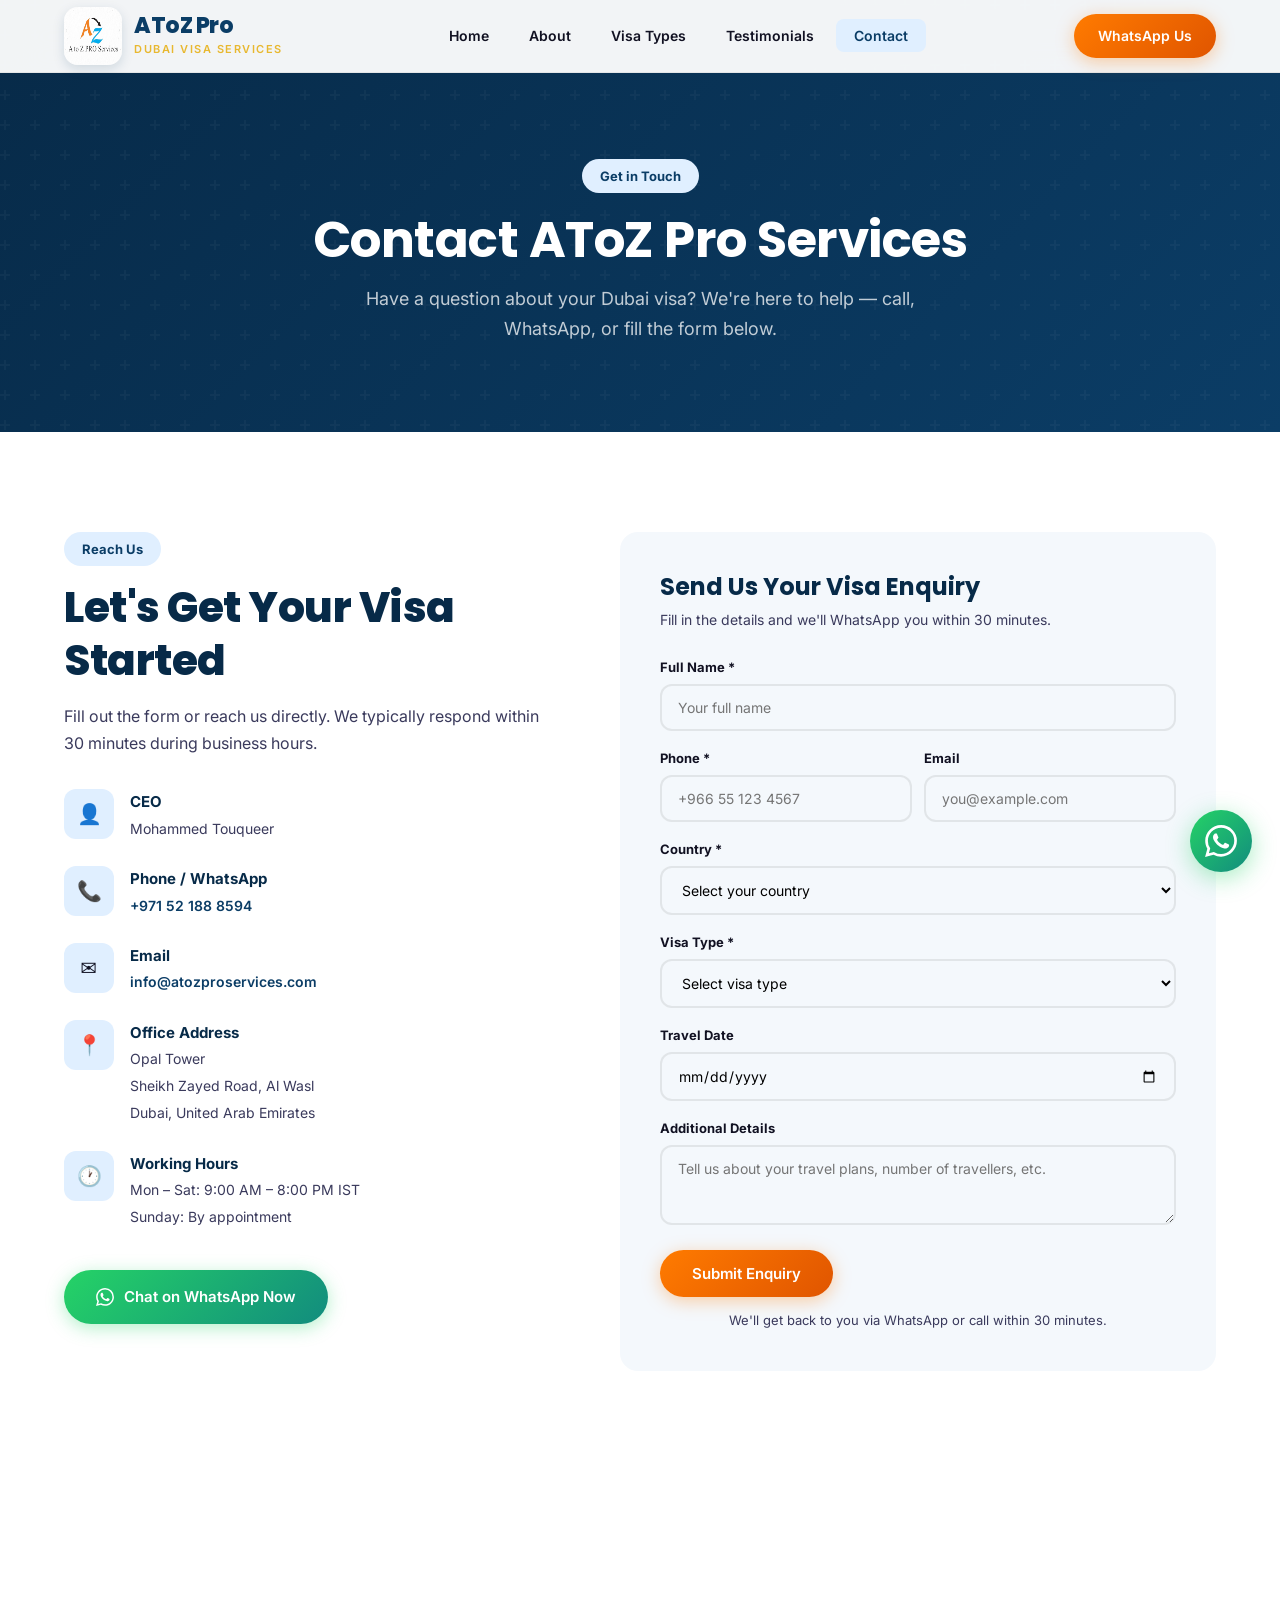
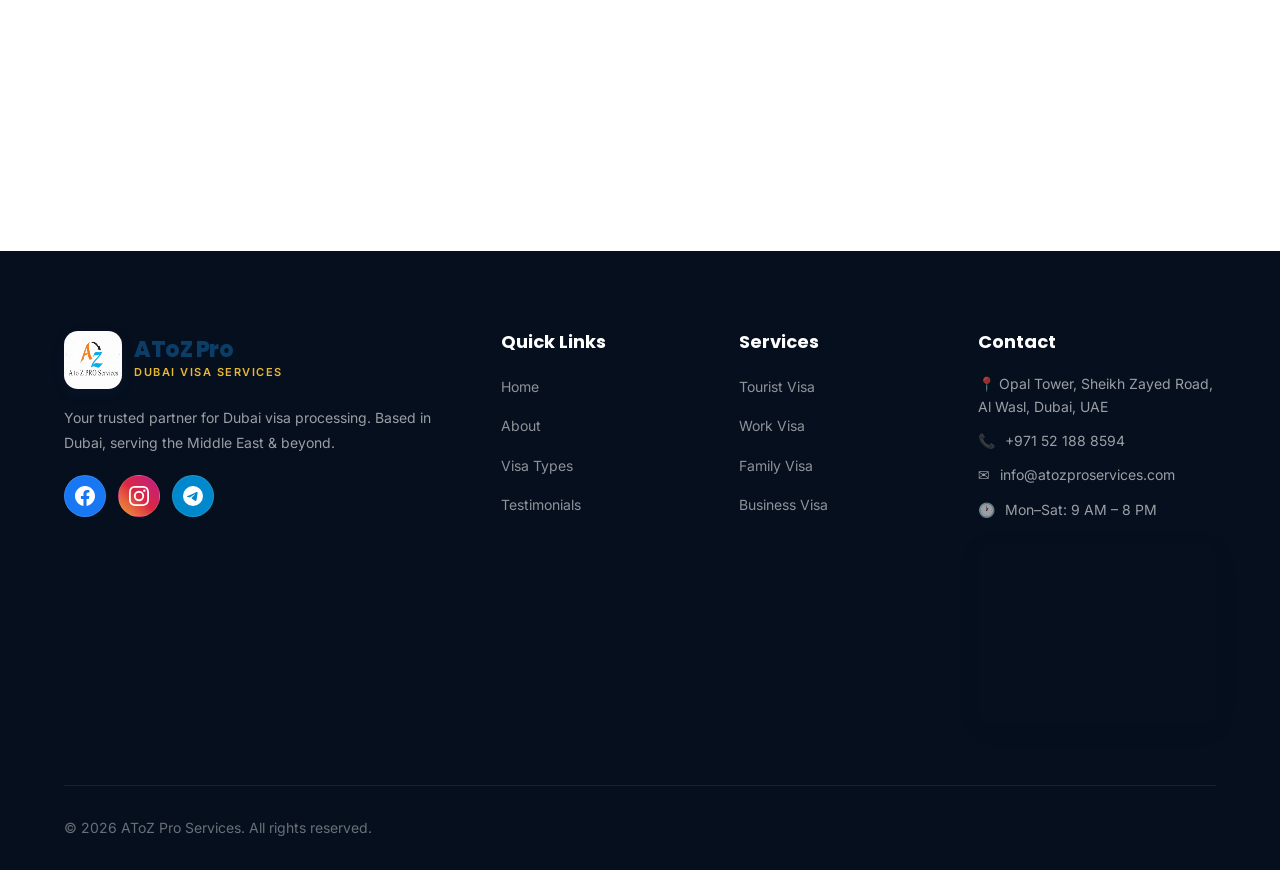
<file: contact.html>
<!DOCTYPE html>
<html lang="en">
<head>
  <meta charset="UTF-8">
  <meta name="viewport" content="width=device-width, initial-scale=1.0">
  <title>Contact Us — AToZ Pro Services | Dubai Visa Experts</title>
  <link rel="icon" type="image/jpeg" href="img/logo-new.jpg">
  <link rel="preconnect" href="https://fonts.googleapis.com">
  <link rel="preconnect" href="https://fonts.gstatic.com" crossorigin>
  <link href="https://fonts.googleapis.com/css2?family=Inter:wght@400;500;600;700&family=Poppins:wght@600;700;800&display=swap" rel="stylesheet">
  <link rel="stylesheet" href="css/style.css">
</head>
<body>

  <nav class="navbar" id="navbar">
    <div class="container nav-inner">
      <a href="index.html" class="logo">
        <img src="img/logo-new.jpg" alt="AToZ Pro Services" class="logo-img">
        <div class="logo-text"><strong>AToZ Pro</strong><small>Dubai Visa Services</small></div>
      </a>
      <ul class="nav-links">
        <li><a href="index.html">Home</a></li>
        <li><a href="about.html">About</a></li>
        <li><a href="services.html">Visa Types</a></li>
        <li><a href="testimonials.html">Testimonials</a></li>
        <li><a href="contact.html" class="active">Contact</a></li>
      </ul>
      <div class="nav-cta"><a href="https://wa.me/971521888594?text=Hi%20AToZ%20Pro%2C%20I%20need%20help%20with%20my%20Dubai%20visa" class="btn btn-accent" target="_blank">WhatsApp Us</a></div>
      <button class="hamburger" id="hamburger" aria-label="Menu"><span></span><span></span><span></span></button>
    </div>
    <div class="mobile-nav" id="mobileNav">
      <a href="index.html">Home</a><a href="about.html">About</a><a href="services.html">Visa Types</a><a href="testimonials.html">Testimonials</a><a href="contact.html">Contact</a>
    </div>
  </nav>

  <section class="page-hero">
    <div class="container">
      <div class="section-tag">Get in Touch</div>
      <h1>Contact AToZ Pro Services</h1>
      <p>Have a question about your Dubai visa? We're here to help — call, WhatsApp, or fill the form below.</p>
    </div>
  </section>

  <section class="contact-section">
    <div class="container">
      <div class="contact-grid">

        <div class="contact-info">
          <div class="section-tag">Reach Us</div>
          <h2>Let's Get Your Visa Started</h2>
          <p>Fill out the form or reach us directly. We typically respond within 30 minutes during business hours.</p>

          <div class="contact-detail">
            <div class="contact-detail-icon">👤</div>
            <div>
              <strong>CEO</strong>
              <span>Mohammed Touqueer</span>
            </div>
          </div>

          <div class="contact-detail">
            <div class="contact-detail-icon">📞</div>
            <div>
              <strong>Phone / WhatsApp</strong>
              <span><a href="tel:+971521888594" style="color:var(--primary);font-weight:600;">+971 52 188 8594</a></span>
            </div>
          </div>

          <div class="contact-detail">
            <div class="contact-detail-icon">✉️</div>
            <div>
              <strong>Email</strong>
              <span><a href="mailto:info@atozproservices.com" style="color:var(--primary);font-weight:600;">info@atozproservices.com</a></span>
            </div>
          </div>

          <div class="contact-detail">
            <div class="contact-detail-icon">📍</div>
            <div>
              <strong>Office Address</strong>
              <span>Opal Tower<br>Sheikh Zayed Road, Al Wasl<br>Dubai, United Arab Emirates</span>
            </div>
          </div>

          <div class="contact-detail">
            <div class="contact-detail-icon">🕐</div>
            <div>
              <strong>Working Hours</strong>
              <span>Mon – Sat: 9:00 AM – 8:00 PM IST<br>Sunday: By appointment</span>
            </div>
          </div>

          <a href="https://wa.me/971521888594?text=Hi%20AToZ%20Pro%2C%20I%20need%20help%20with%20my%20Dubai%20visa" class="btn btn-whatsapp" style="margin-top:16px;" target="_blank">
            <svg width="18" height="18" viewBox="0 0 24 24" fill="currentColor"><path d="M17.472 14.382c-.297-.149-1.758-.867-2.03-.967-.273-.099-.471-.148-.67.15-.197.297-.767.966-.94 1.164-.173.199-.347.223-.644.075-.297-.15-1.255-.463-2.39-1.475-.883-.788-1.48-1.761-1.653-2.059-.173-.297-.018-.458.13-.606.134-.133.298-.347.446-.52.149-.174.198-.298.298-.497.099-.198.05-.371-.025-.52-.075-.149-.669-1.612-.916-2.207-.242-.579-.487-.5-.669-.51-.173-.008-.371-.01-.57-.01-.198 0-.52.074-.792.372-.272.297-1.04 1.016-1.04 2.479 0 1.462 1.065 2.875 1.213 3.074.149.198 2.096 3.2 5.077 4.487.709.306 1.262.489 1.694.625.712.227 1.36.195 1.871.118.571-.085 1.758-.719 2.006-1.413.248-.694.248-1.289.173-1.413-.074-.124-.272-.198-.57-.347m-5.421 7.403h-.004a9.87 9.87 0 01-5.031-1.378l-.361-.214-3.741.982.998-3.648-.235-.374a9.86 9.86 0 01-1.51-5.26c.001-5.45 4.436-9.884 9.888-9.884 2.64 0 5.122 1.03 6.988 2.898a9.825 9.825 0 012.893 6.994c-.003 5.45-4.437 9.884-9.885 9.884m8.413-18.297A11.815 11.815 0 0012.05 0C5.495 0 .16 5.335.157 11.892c0 2.096.547 4.142 1.588 5.945L.057 24l6.305-1.654a11.882 11.882 0 005.683 1.448h.005c6.554 0 11.89-5.335 11.893-11.893a11.821 11.821 0 00-3.48-8.413z"/></svg>
            Chat on WhatsApp Now
          </a>
        </div>

        <div>
          <div class="contact-form">
            <h3 style="font-size:24px;margin-bottom:6px;">Send Us Your Visa Enquiry</h3>
            <p style="color:var(--text-light);font-size:14px;margin-bottom:24px;">Fill in the details and we'll WhatsApp you within 30 minutes.</p>
            <form id="contactForm">
              <div class="form-group">
                <label>Full Name *</label>
                <input type="text" id="contactName" placeholder="Your full name" required>
              </div>
              <div class="form-row">
                <div class="form-group">
                  <label>Phone *</label>
                  <input type="tel" id="contactPhone" placeholder="+966 55 123 4567" required>
                </div>
                <div class="form-group">
                  <label>Email</label>
                  <input type="email" id="contactEmail" placeholder="you@example.com">
                </div>
              </div>
              <div class="form-group">
                <label>Country *</label>
                <select id="contactCountry">
                  <option value="">Select your country</option>
                  <option value="Saudi Arabia">Saudi Arabia</option>
                  <option value="United Arab Emirates">United Arab Emirates</option>
                  <option value="Qatar">Qatar</option>
                  <option value="Kuwait">Kuwait</option>
                  <option value="Bahrain">Bahrain</option>
                  <option value="Oman">Oman</option>
                  <option value="India">India</option>
                  <option value="Pakistan">Pakistan</option>
                  <option value="Bangladesh">Bangladesh</option>
                  <option value="Nepal">Nepal</option>
                  <option value="Sri Lanka">Sri Lanka</option>
                  <option value="Malaysia">Malaysia</option>
                  <option value="Philippines">Philippines</option>
                  <option value="Egypt">Egypt</option>
                  <option value="Jordan">Jordan</option>
                  <option value="Yemen">Yemen</option>
                  <option value="Other">Other</option>
                </select>
              </div>
              <div class="form-group">
                <label>Visa Type *</label>
                <select id="contactVisaType" required>
                  <option value="">Select visa type</option>
                  <option value="tourist">Tourist Visa</option>
                  <option value="business">Business Visa</option>
                  <option value="work">Work / Employment Visa</option>
                  <option value="family">Family / Spouse Visa</option>
                  <option value="transit">Transit Visa</option>
                  <option value="student">Student Visa</option>
                  <option value="golden">Golden / Investor Visa</option>
                  <option value="other">Other</option>
                </select>
              </div>
              <div class="form-group">
                <label>Travel Date</label>
                <input type="date" id="contactTravelDate">
              </div>
              <div class="form-group">
                <label>Additional Details</label>
                <textarea id="contactMessage" placeholder="Tell us about your travel plans, number of travellers, etc."></textarea>
              </div>
              <button type="submit" class="btn btn-accent">Submit Enquiry</button>
              <p style="font-size:13px;color:var(--text-light);margin-top:12px;text-align:center;">We'll get back to you via WhatsApp or call within 30 minutes.</p>
            </form>
          </div>
        </div>

      </div>
    </div>
  </section>

  <!-- Google Maps — Opal Tower, Sheikh Zayed Road, Dubai -->
  <div class="map-section">
    <iframe class="map-embed" src="https://www.google.com/maps/embed?pb=!1m18!1m12!1m3!1d3610.175429871596!2d55.2477799!3d25.1927662!2m3!1f0!2f0!3f0!3m2!1i1024!2i768!4f13.1!3m3!1m2!1s0x3e5f435c3c5b8b6d%3A0x5e7eb6a5e5c5c5c5!2sOpal%20Tower!5e0!3m2!1sen!2sae!4v1700000000000!5m2!1sen!2sin" allowfullscreen="" loading="lazy" referrerpolicy="no-referrer-when-downgrade" title="AToZ Pro Services — Opal Tower, Sheikh Zayed Road, Dubai"></iframe>
  </div>

  <footer class="footer">
    <div class="container">
      <div class="footer-grid">
        <div class="footer-brand">
          <a href="index.html" class="logo" style="color:white;"><img src="img/logo-new.jpg" alt="AToZ Pro Services" class="logo-img"><div class="logo-text"><strong>AToZ Pro</strong><small>Dubai Visa Services</small></div></a>
          <p>Your trusted partner for Dubai visa processing. Based in Dubai, serving the Middle East & beyond.</p>
          <div class="footer-social">
            <a href="#" class="social-icon facebook" aria-label="Facebook">
              <svg viewBox="0 0 24 24"><path d="M24 12.073c0-6.627-5.373-12-12-12s-12 5.373-12 12c0 5.99 4.388 10.954 10.125 11.854v-8.385H7.078v-3.47h3.047V9.43c0-3.007 1.792-4.669 4.533-4.669 1.312 0 2.686.235 2.686.235v2.953H15.83c-1.491 0-1.956.925-1.956 1.874v2.25h3.328l-.532 3.47h-2.796v8.385C19.612 23.027 24 18.062 24 12.073z"/></svg>
            </a>
            <a href="#" class="social-icon instagram" aria-label="Instagram">
              <svg viewBox="0 0 24 24"><path d="M12 2.163c3.204 0 3.584.012 4.85.07 3.252.148 4.771 1.691 4.919 4.919.058 1.265.069 1.645.069 4.849 0 3.205-.012 3.584-.069 4.849-.149 3.225-1.664 4.771-4.919 4.919-1.266.058-1.644.07-4.85.07-3.204 0-3.584-.012-4.849-.07-3.26-.149-4.771-1.699-4.919-4.92-.058-1.265-.07-1.644-.07-4.849 0-3.204.013-3.583.07-4.849.149-3.227 1.664-4.771 4.919-4.919 1.266-.057 1.645-.069 4.849-.069zM12 0C8.741 0 8.333.014 7.053.072 2.695.272.273 2.69.073 7.052.014 8.333 0 8.741 0 12c0 3.259.014 3.668.072 4.948.2 4.358 2.618 6.78 6.98 6.98C8.333 23.986 8.741 24 12 24c3.259 0 3.668-.014 4.948-.072 4.354-.2 6.782-2.618 6.979-6.98.059-1.28.073-1.689.073-4.948 0-3.259-.014-3.667-.072-4.947-.196-4.354-2.617-6.78-6.979-6.98C15.668.014 15.259 0 12 0zm0 5.838a6.162 6.162 0 100 12.324 6.162 6.162 0 000-12.324zM12 16a4 4 0 110-8 4 4 0 010 8zm6.406-11.845a1.44 1.44 0 100 2.881 1.44 1.44 0 000-2.881z"/></svg>
            </a>
            <a href="#" class="social-icon telegram" aria-label="Telegram">
              <svg viewBox="0 0 24 24"><path d="M11.944 0A12 12 0 0 0 0 12a12 12 0 0 0 12 12 12 12 0 0 0 12-12A12 12 0 0 0 12 0a12 12 0 0 0-.056 0zm4.962 7.224c.1-.002.321.023.465.14a.506.506 0 0 1 .171.325c.016.093.036.306.02.472-.18 1.898-.962 6.502-1.36 8.627-.168.9-.499 1.201-.82 1.23-.696.065-1.225-.46-1.9-.902-1.056-.693-1.653-1.124-2.678-1.8-1.185-.78-.417-1.21.258-1.91.177-.184 3.247-2.977 3.307-3.23.007-.032.014-.15-.056-.212s-.174-.041-.249-.024c-.106.024-1.793 1.14-5.061 3.345-.479.33-.913.49-1.302.48-.428-.008-1.252-.241-1.865-.44-.752-.245-1.349-.374-1.297-.789.027-.216.325-.437.893-.663 3.498-1.524 5.83-2.529 6.998-3.014 3.332-1.386 4.025-1.627 4.476-1.635z"/></svg>
            </a>
          </div>
        </div>
        <div><h4>Quick Links</h4><ul class="footer-links"><li><a href="index.html">Home</a></li><li><a href="about.html">About</a></li><li><a href="services.html">Visa Types</a></li><li><a href="testimonials.html">Testimonials</a></li></ul></div>
        <div><h4>Services</h4><ul class="footer-links"><li><a href="services.html">Tourist Visa</a></li><li><a href="services.html">Work Visa</a></li><li><a href="services.html">Family Visa</a></li><li><a href="services.html">Business Visa</a></li></ul></div>
        <div>
          <h4>Contact</h4>
          <div class="footer-contact-item">📍 Opal Tower, Sheikh Zayed Road, Al Wasl, Dubai, UAE</div>
          <div class="footer-contact-item"><span>📞</span> <a href="tel:+971521888594" style="color:inherit;">+971 52 188 8594</a></div>
          <div class="footer-contact-item"><span>✉️</span> info@atozproservices.com</div>
          <div class="footer-contact-item"><span>🕐</span> Mon–Sat: 9 AM – 8 PM</div>
          <div class="footer-map">
            <iframe src="https://www.google.com/maps/embed?pb=!1m18!1m12!1m3!1d3610.175429871596!2d55.2477799!3d25.1927662!2m3!1f0!2f0!3f0!3m2!1i1024!2i768!4f13.1!3m3!1m2!1s0x3e5f435c3c5b8b6d%3A0x5e7eb6a5e5c5c5c5!2sOpal%20Tower!5e0!3m2!1sen!2sae!4v1700000000000!5m2!1sen!2sin" allowfullscreen="" loading="lazy" referrerpolicy="no-referrer-when-downgrade" title="AToZ Pro Services — Opal Tower, Sheikh Zayed Road, Dubai"></iframe>
          </div>
        </div>
      </div>
      <div class="footer-bottom"><p>© 2026 AToZ Pro Services. All rights reserved.</p></div>
    </div>
  </footer>

  <a href="https://wa.me/971521888594?text=Hi%20AToZ%20Pro%2C%20I%20need%20help%20with%20my%20Dubai%20visa" class="whatsapp-float" target="_blank" aria-label="Chat on WhatsApp">
    <svg viewBox="0 0 24 24"><path d="M17.472 14.382c-.297-.149-1.758-.867-2.03-.967-.273-.099-.471-.148-.67.15-.197.297-.767.966-.94 1.164-.173.199-.347.223-.644.075-.297-.15-1.255-.463-2.39-1.475-.883-.788-1.48-1.761-1.653-2.059-.173-.297-.018-.458.13-.606.134-.133.298-.347.446-.52.149-.174.198-.298.298-.497.099-.198.05-.371-.025-.52-.075-.149-.669-1.612-.916-2.207-.242-.579-.487-.5-.669-.51-.173-.008-.371-.01-.57-.01-.198 0-.52.074-.792.372-.272.297-1.04 1.016-1.04 2.479 0 1.462 1.065 2.875 1.213 3.074.149.198 2.096 3.2 5.077 4.487.709.306 1.262.489 1.694.625.712.227 1.36.195 1.871.118.571-.085 1.758-.719 2.006-1.413.248-.694.248-1.289.173-1.413-.074-.124-.272-.198-.57-.347m-5.421 7.403h-.004a9.87 9.87 0 01-5.031-1.378l-.361-.214-3.741.982.998-3.648-.235-.374a9.86 9.86 0 01-1.51-5.26c.001-5.45 4.436-9.884 9.888-9.884 2.64 0 5.122 1.03 6.988 2.898a9.825 9.825 0 012.893 6.994c-.003 5.45-4.437 9.884-9.885 9.884m8.413-18.297A11.815 11.815 0 0012.05 0C5.495 0 .16 5.335.157 11.892c0 2.096.547 4.142 1.588 5.945L.057 24l6.305-1.654a11.882 11.882 0 005.683 1.448h.005c6.554 0 11.89-5.335 11.893-11.893a11.821 11.821 0 00-3.48-8.413z"/></svg>
  </a>

  <script src="js/main.js"></script>
</body>
</html>
</file>
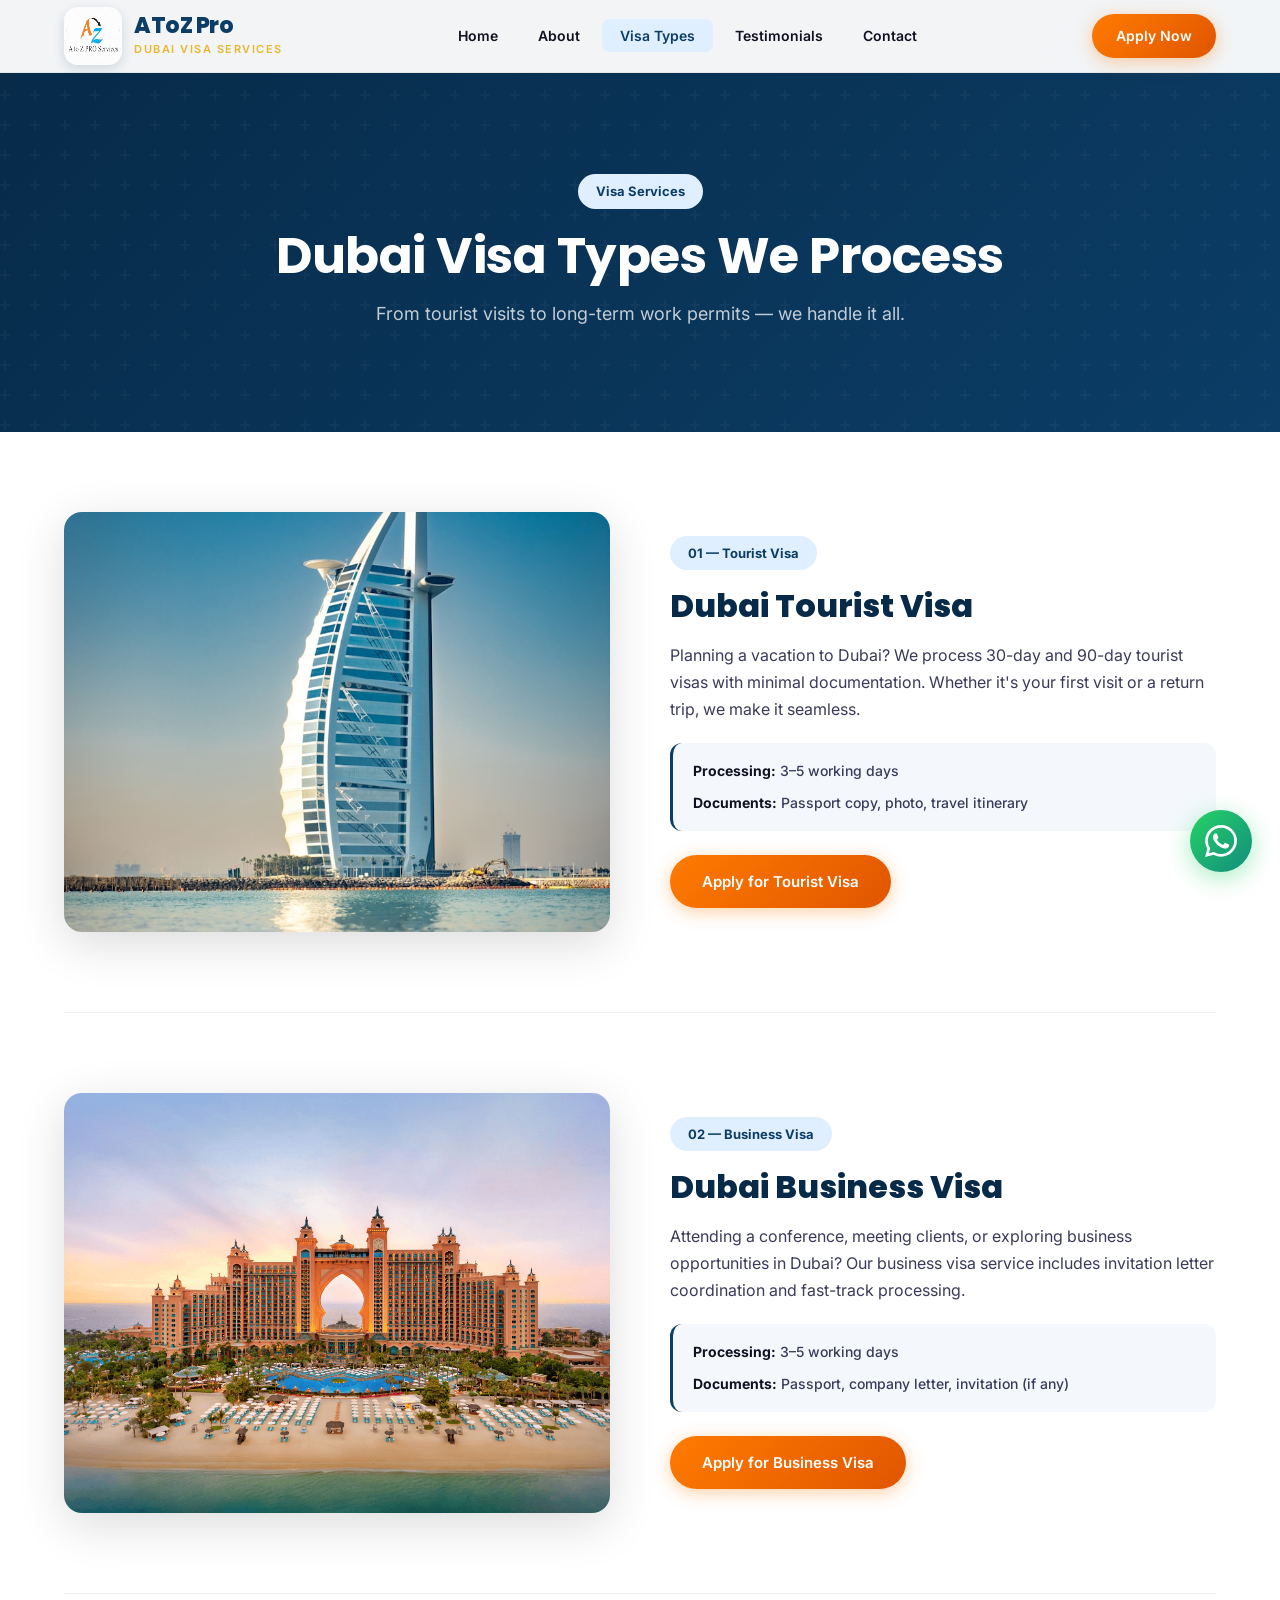
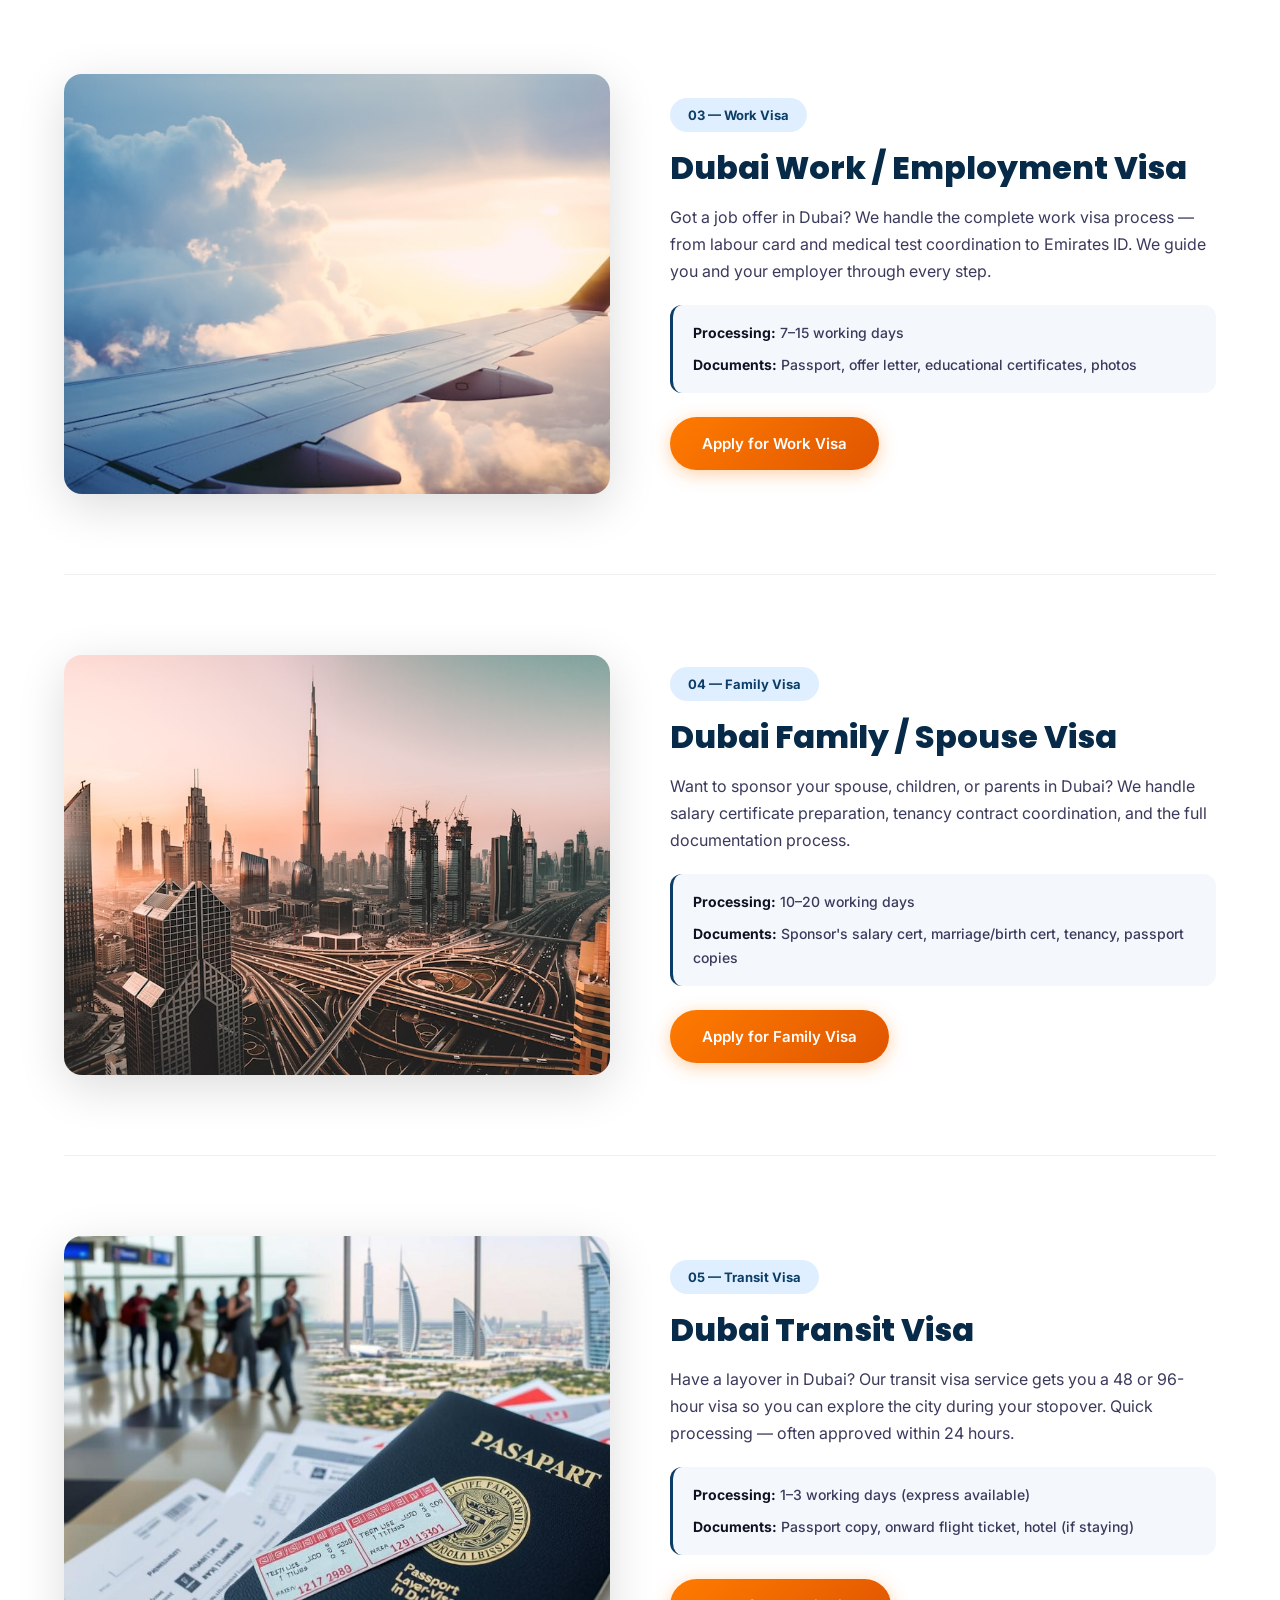
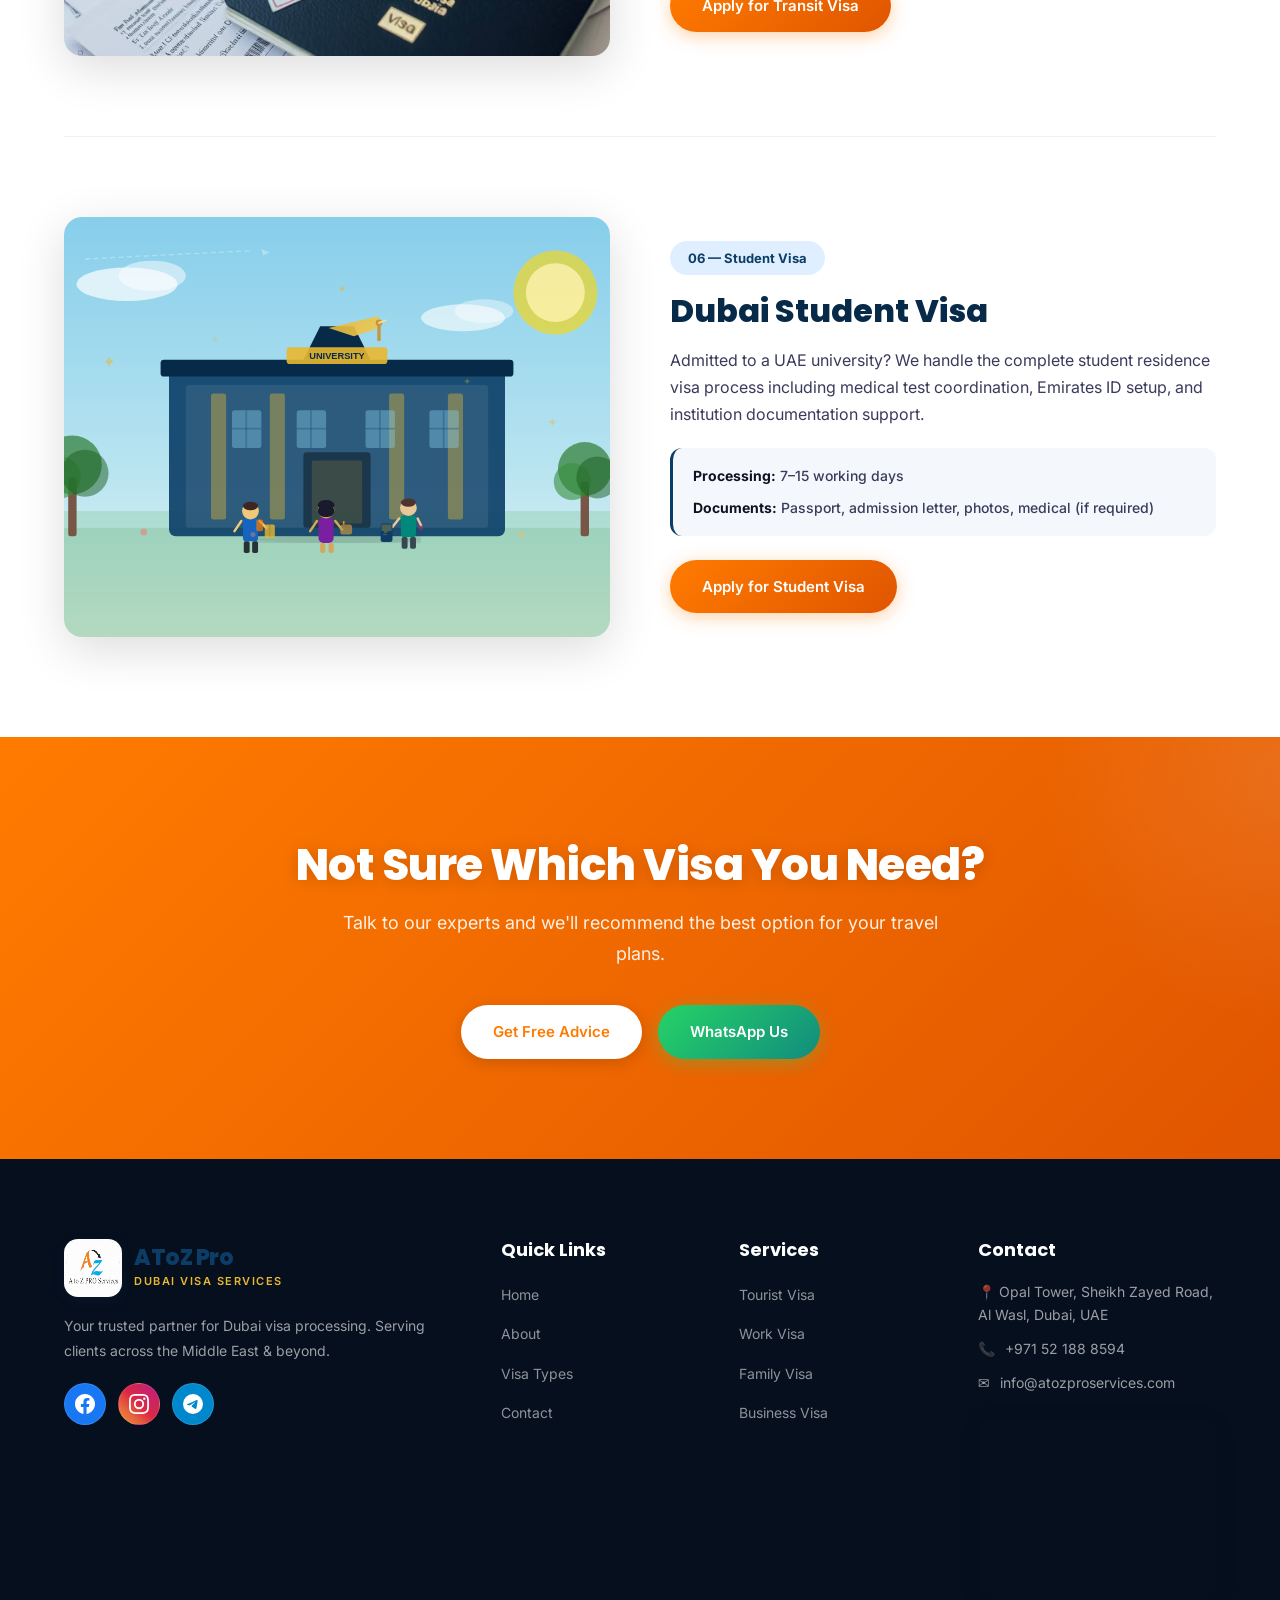
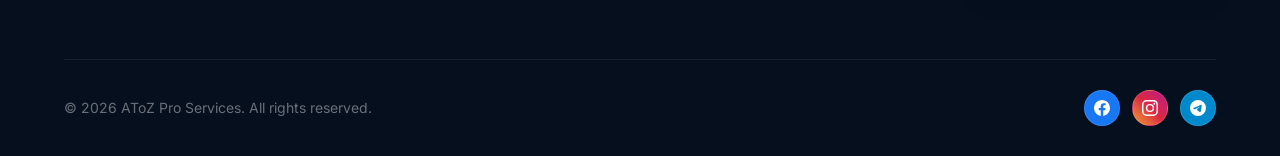
<file: services.html>
<!DOCTYPE html>
<html lang="en">
<head>
  <meta charset="UTF-8">
  <meta name="viewport" content="width=device-width, initial-scale=1.0">
  <title>Visa Types — AToZ Pro Services | Dubai Visa Services</title>
  <link rel="icon" type="image/jpeg" href="img/logo-new.jpg">
  <link rel="preconnect" href="https://fonts.googleapis.com">
  <link rel="preconnect" href="https://fonts.gstatic.com" crossorigin>
  <link href="https://fonts.googleapis.com/css2?family=Inter:wght@400;500;600;700&family=Poppins:wght@600;700;800&display=swap" rel="stylesheet">
  <link rel="stylesheet" href="css/style.css">
</head>
<body>

  <nav class="navbar" id="navbar">
    <div class="container nav-inner">
      <a href="index.html" class="logo">
        <img src="img/logo-new.jpg" alt="AToZ Pro Services" class="logo-img">
        <div class="logo-text"><strong>AToZ Pro</strong><small>Dubai Visa Services</small></div>
      </a>
      <ul class="nav-links">
        <li><a href="index.html">Home</a></li>
        <li><a href="about.html">About</a></li>
        <li><a href="services.html" class="active">Visa Types</a></li>
        <li><a href="testimonials.html">Testimonials</a></li>
        <li><a href="contact.html">Contact</a></li>
      </ul>
      <div class="nav-cta"><a href="contact.html" class="btn btn-accent">Apply Now</a></div>
      <button class="hamburger" id="hamburger" aria-label="Menu"><span></span><span></span><span></span></button>
    </div>
    <div class="mobile-nav" id="mobileNav">
      <a href="index.html">Home</a><a href="about.html">About</a><a href="services.html">Visa Types</a><a href="testimonials.html">Testimonials</a><a href="contact.html">Contact</a>
    </div>
  </nav>

  <section class="page-hero">
    <div class="container">
      <div class="section-tag">Visa Services</div>
      <h1>Dubai Visa Types We Process</h1>
      <p>From tourist visits to long-term work permits — we handle it all.</p>
    </div>
  </section>

  <section class="services" style="padding-top:80px;">
    <div class="container">

      <div class="service-detail animate-on-scroll">
        <div class="service-detail-img"><img src="img/dubai-airport.jpg" alt="Dubai Airport — Tourist Visa Processing"></div>
        <div class="service-detail-content">
          <div class="section-tag">01 — Tourist Visa</div>
          <h2>Dubai Tourist Visa</h2>
          <p>Planning a vacation to Dubai? We process 30-day and 90-day tourist visas with minimal documentation. Whether it's your first visit or a return trip, we make it seamless.</p>
          <div class="service-meta">
            <div class="service-meta-item"><strong>Processing:</strong> 3–5 working days</div>
            <div class="service-meta-item"><strong>Documents:</strong> Passport copy, photo, travel itinerary</div>
          </div>
          <a href="contact.html" class="btn btn-accent">Apply for Tourist Visa</a>
        </div>
      </div>

      <div class="service-detail animate-on-scroll">
        <div class="service-detail-img"><img src="img/business-visa-new.png" alt="Dubai Business Visa"></div>
        <div class="service-detail-content">
          <div class="section-tag">02 — Business Visa</div>
          <h2>Dubai Business Visa</h2>
          <p>Attending a conference, meeting clients, or exploring business opportunities in Dubai? Our business visa service includes invitation letter coordination and fast-track processing.</p>
          <div class="service-meta">
            <div class="service-meta-item"><strong>Processing:</strong> 3–5 working days</div>
            <div class="service-meta-item"><strong>Documents:</strong> Passport, company letter, invitation (if any)</div>
          </div>
          <a href="contact.html" class="btn btn-accent">Apply for Business Visa</a>
        </div>
      </div>

      <div class="service-detail animate-on-scroll">
        <div class="service-detail-img"><img src="img/airport-travel.jpg" alt="Travel & Work Visa Processing"></div>
        <div class="service-detail-content">
          <div class="section-tag">03 — Work Visa</div>
          <h2>Dubai Work / Employment Visa</h2>
          <p>Got a job offer in Dubai? We handle the complete work visa process — from labour card and medical test coordination to Emirates ID. We guide you and your employer through every step.</p>
          <div class="service-meta">
            <div class="service-meta-item"><strong>Processing:</strong> 7–15 working days</div>
            <div class="service-meta-item"><strong>Documents:</strong> Passport, offer letter, educational certificates, photos</div>
          </div>
          <a href="contact.html" class="btn btn-accent">Apply for Work Visa</a>
        </div>
      </div>

      <div class="service-detail animate-on-scroll">
        <div class="service-detail-img"><img src="img/dubai-skyline.jpg" alt="Dubai Skyline — Family Visa Sponsorship"></div>
        <div class="service-detail-content">
          <div class="section-tag">04 — Family Visa</div>
          <h2>Dubai Family / Spouse Visa</h2>
          <p>Want to sponsor your spouse, children, or parents in Dubai? We handle salary certificate preparation, tenancy contract coordination, and the full documentation process.</p>
          <div class="service-meta">
            <div class="service-meta-item"><strong>Processing:</strong> 10–20 working days</div>
            <div class="service-meta-item"><strong>Documents:</strong> Sponsor's salary cert, marriage/birth cert, tenancy, passport copies</div>
          </div>
          <a href="contact.html" class="btn btn-accent">Apply for Family Visa</a>
        </div>
      </div>

      <div class="service-detail animate-on-scroll">
        <div class="service-detail-img"><img src="img/transit-visa-new.jpg" alt="Dubai Transit Visa — Airport Layover"></div>
        <div class="service-detail-content">
          <div class="section-tag">05 — Transit Visa</div>
          <h2>Dubai Transit Visa</h2>
          <p>Have a layover in Dubai? Our transit visa service gets you a 48 or 96-hour visa so you can explore the city during your stopover. Quick processing — often approved within 24 hours.</p>
          <div class="service-meta">
            <div class="service-meta-item"><strong>Processing:</strong> 1–3 working days (express available)</div>
            <div class="service-meta-item"><strong>Documents:</strong> Passport copy, onward flight ticket, hotel (if staying)</div>
          </div>
          <a href="contact.html" class="btn btn-accent">Apply for Transit Visa</a>
        </div>
      </div>

      <div class="service-detail animate-on-scroll">
        <div class="service-detail-img"><img src="img/student-visa.svg" alt="Dubai University Campus — Student Visa"></div>
        <div class="service-detail-content">
          <div class="section-tag">06 — Student Visa</div>
          <h2>Dubai Student Visa</h2>
          <p>Admitted to a UAE university? We handle the complete student residence visa process including medical test coordination, Emirates ID setup, and institution documentation support.</p>
          <div class="service-meta">
            <div class="service-meta-item"><strong>Processing:</strong> 7–15 working days</div>
            <div class="service-meta-item"><strong>Documents:</strong> Passport, admission letter, photos, medical (if required)</div>
          </div>
          <a href="contact.html" class="btn btn-accent">Apply for Student Visa</a>
        </div>
      </div>

    </div>
  </section>

  <section class="cta-section">
    <div class="container">
      <h2>Not Sure Which Visa You Need?</h2>
      <p>Talk to our experts and we'll recommend the best option for your travel plans.</p>
      <div class="cta-buttons">
        <a href="contact.html" class="btn btn-primary">Get Free Advice</a>
        <a href="https://wa.me/971521888594?text=Hi%20AToZ%20Pro%2C%20I%20need%20help%20choosing%20the%20right%20Dubai%20visa" class="btn btn-whatsapp" target="_blank">WhatsApp Us</a>
      </div>
    </div>
  </section>

  <footer class="footer">
    <div class="container">
      <div class="footer-grid">
        <div class="footer-brand">
          <a href="index.html" class="logo" style="color:white;"><img src="img/logo-new.jpg" alt="AToZ Pro Services" class="logo-img"><div class="logo-text"><strong>AToZ Pro</strong><small>Dubai Visa Services</small></div></a>
          <p>Your trusted partner for Dubai visa processing. Serving clients across the Middle East & beyond.</p>
          <div class="footer-social">
            <a href="#" class="social-icon facebook" aria-label="Facebook"><svg viewBox="0 0 24 24"><path d="M24 12.073c0-6.627-5.373-12-12-12s-12 5.373-12 12c0 5.99 4.388 10.954 10.125 11.854v-8.385H7.078v-3.47h3.047V9.43c0-3.007 1.792-4.669 4.533-4.669 1.312 0 2.686.235 2.686.235v2.953H15.83c-1.491 0-1.956.925-1.956 1.874v2.25h3.328l-.532 3.47h-2.796v8.385C19.612 23.027 24 18.062 24 12.073z"/></svg></a>
            <a href="#" class="social-icon instagram" aria-label="Instagram"><svg viewBox="0 0 24 24"><path d="M12 2.163c3.204 0 3.584.012 4.85.07 3.252.148 4.771 1.691 4.919 4.919.058 1.265.069 1.645.069 4.849 0 3.205-.012 3.584-.069 4.849-.149 3.225-1.664 4.771-4.919 4.919-1.266.058-1.644.07-4.85.07-3.204 0-3.584-.012-4.849-.07-3.26-.149-4.771-1.699-4.919-4.92-.058-1.265-.07-1.644-.07-4.849 0-3.204.013-3.583.07-4.849.149-3.227 1.664-4.771 4.919-4.919 1.266-.057 1.645-.069 4.849-.069zM12 0C8.741 0 8.333.014 7.053.072 2.695.272.273 2.69.073 7.052.014 8.333 0 8.741 0 12c0 3.259.014 3.668.072 4.948.2 4.358 2.618 6.78 6.98 6.98C8.333 23.986 8.741 24 12 24c3.259 0 3.668-.014 4.948-.072 4.354-.2 6.782-2.618 6.979-6.98.059-1.28.073-1.689.073-4.948 0-3.259-.014-3.667-.072-4.947-.196-4.354-2.617-6.78-6.979-6.98C15.668.014 15.259 0 12 0zm0 5.838a6.162 6.162 0 100 12.324 6.162 6.162 0 000-12.324zM12 16a4 4 0 110-8 4 4 0 010 8zm6.406-11.845a1.44 1.44 0 100 2.881 1.44 1.44 0 000-2.881z"/></svg></a>
            <a href="#" class="social-icon telegram" aria-label="Telegram"><svg viewBox="0 0 24 24"><path d="M11.944 0A12 12 0 0 0 0 12a12 12 0 0 0 12 12 12 12 0 0 0 12-12A12 12 0 0 0 12 0a12 12 0 0 0-.056 0zm4.962 7.224c.1-.002.321.023.465.14a.506.506 0 0 1 .171.325c.016.093.036.306.02.472-.18 1.898-.962 6.502-1.36 8.627-.168.9-.499 1.201-.82 1.23-.696.065-1.225-.46-1.9-.902-1.056-.693-1.653-1.124-2.678-1.8-1.185-.78-.417-1.21.258-1.91.177-.184 3.247-2.977 3.307-3.23.007-.032.014-.15-.056-.212s-.174-.041-.249-.024c-.106.024-1.793 1.14-5.061 3.345-.479.33-.913.49-1.302.48-.428-.008-1.252-.241-1.865-.44-.752-.245-1.349-.374-1.297-.789.027-.216.325-.437.893-.663 3.498-1.524 5.83-2.529 6.998-3.014 3.332-1.386 4.025-1.627 4.476-1.635z"/></svg></a>
          </div>
        </div>
        <div><h4>Quick Links</h4><ul class="footer-links"><li><a href="index.html">Home</a></li><li><a href="about.html">About</a></li><li><a href="services.html">Visa Types</a></li><li><a href="contact.html">Contact</a></li></ul></div>
        <div><h4>Services</h4><ul class="footer-links"><li><a href="services.html">Tourist Visa</a></li><li><a href="services.html">Work Visa</a></li><li><a href="services.html">Family Visa</a></li><li><a href="services.html">Business Visa</a></li></ul></div>
        <div>
          <h4>Contact</h4>
          <div class="footer-contact-item">📍 Opal Tower, Sheikh Zayed Road, Al Wasl, Dubai, UAE</div>
          <div class="footer-contact-item"><span>📞</span> <a href="tel:+971521888594" style="color:inherit;">+971 52 188 8594</a></div>
          <div class="footer-contact-item"><span>✉️</span> info@atozproservices.com</div>
          <div class="footer-map">
            <iframe src="https://www.google.com/maps/embed?pb=!1m18!1m12!1m3!1d3610.175429871596!2d55.2477799!3d25.1927662!2m3!1f0!2f0!3f0!3m2!1i1024!2i768!4f13.1!3m3!1m2!1s0x3e5f435c3c5b8b6d%3A0x5e7eb6a5e5c5c5c5!2sOpal%20Tower!5e0!3m2!1sen!2sae!4v1700000000000!5m2!1sen!2sin" allowfullscreen="" loading="lazy" referrerpolicy="no-referrer-when-downgrade" title="AToZ Pro Services — Opal Tower, Sheikh Zayed Road, Dubai"></iframe>
          </div>
        </div>
      </div>
      <div class="footer-bottom">
        <p>© 2026 AToZ Pro Services. All rights reserved.</p>
        <div class="footer-social" style="margin-top:0;">
          <a href="#" class="social-icon facebook" aria-label="Facebook" style="width:36px;height:36px;"><svg viewBox="0 0 24 24" style="width:16px;height:16px;fill:white;"><path d="M24 12.073c0-6.627-5.373-12-12-12s-12 5.373-12 12c0 5.99 4.388 10.954 10.125 11.854v-8.385H7.078v-3.47h3.047V9.43c0-3.007 1.792-4.669 4.533-4.669 1.312 0 2.686.235 2.686.235v2.953H15.83c-1.491 0-1.956.925-1.956 1.874v2.25h3.328l-.532 3.47h-2.796v8.385C19.612 23.027 24 18.062 24 12.073z"/></svg></a>
          <a href="#" class="social-icon instagram" aria-label="Instagram" style="width:36px;height:36px;"><svg viewBox="0 0 24 24" style="width:16px;height:16px;fill:white;"><path d="M12 2.163c3.204 0 3.584.012 4.85.07 3.252.148 4.771 1.691 4.919 4.919.058 1.265.069 1.645.069 4.849 0 3.205-.012 3.584-.069 4.849-.149 3.225-1.664 4.771-4.919 4.919-1.266.058-1.644.07-4.85.07-3.204 0-3.584-.012-4.849-.07-3.26-.149-4.771-1.699-4.919-4.92-.058-1.265-.07-1.644-.07-4.849 0-3.204.013-3.583.07-4.849.149-3.227 1.664-4.771 4.919-4.919 1.266-.057 1.645-.069 4.849-.069zM12 0C8.741 0 8.333.014 7.053.072 2.695.272.273 2.69.073 7.052.014 8.333 0 8.741 0 12c0 3.259.014 3.668.072 4.948.2 4.358 2.618 6.78 6.98 6.98C8.333 23.986 8.741 24 12 24c3.259 0 3.668-.014 4.948-.072 4.354-.2 6.782-2.618 6.979-6.98.059-1.28.073-1.689.073-4.948 0-3.259-.014-3.667-.072-4.947-.196-4.354-2.617-6.78-6.979-6.98C15.668.014 15.259 0 12 0zm0 5.838a6.162 6.162 0 100 12.324 6.162 6.162 0 000-12.324zM12 16a4 4 0 110-8 4 4 0 010 8zm6.406-11.845a1.44 1.44 0 100 2.881 1.44 1.44 0 000-2.881z"/></svg></a>
          <a href="#" class="social-icon telegram" aria-label="Telegram" style="width:36px;height:36px;" ><svg viewBox="0 0 24 24" style="width:16px;height:16px;fill:white;"><path d="M11.944 0A12 12 0 0 0 0 12a12 12 0 0 0 12 12 12 12 0 0 0 12-12A12 12 0 0 0 12 0a12 12 0 0 0-.056 0zm4.962 7.224c.1-.002.321.023.465.14a.506.506 0 0 1 .171.325c.016.093.036.306.02.472-.18 1.898-.962 6.502-1.36 8.627-.168.9-.499 1.201-.82 1.23-.696.065-1.225-.46-1.9-.902-1.056-.693-1.653-1.124-2.678-1.8-1.185-.78-.417-1.21.258-1.91.177-.184 3.247-2.977 3.307-3.23.007-.032.014-.15-.056-.212s-.174-.041-.249-.024c-.106.024-1.793 1.14-5.061 3.345-.479.33-.913.49-1.302.48-.428-.008-1.252-.241-1.865-.44-.752-.245-1.349-.374-1.297-.789.027-.216.325-.437.893-.663 3.498-1.524 5.83-2.529 6.998-3.014 3.332-1.386 4.025-1.627 4.476-1.635z"/></svg></a>
        </div>
      </div>
    </div>
  </footer>

  <a href="https://wa.me/971521888594?text=Hi%20AToZ%20Pro%2C%20I%20need%20help%20with%20my%20Dubai%20visa" class="whatsapp-float" target="_blank" aria-label="Chat on WhatsApp">
    <svg viewBox="0 0 24 24"><path d="M17.472 14.382c-.297-.149-1.758-.867-2.03-.967-.273-.099-.471-.148-.67.15-.197.297-.767.966-.94 1.164-.173.199-.347.223-.644.075-.297-.15-1.255-.463-2.39-1.475-.883-.788-1.48-1.761-1.653-2.059-.173-.297-.018-.458.13-.606.134-.133.298-.347.446-.52.149-.174.198-.298.298-.497.099-.198.05-.371-.025-.52-.075-.149-.669-1.612-.916-2.207-.242-.579-.487-.5-.669-.51-.173-.008-.371-.01-.57-.01-.198 0-.52.074-.792.372-.272.297-1.04 1.016-1.04 2.479 0 1.462 1.065 2.875 1.213 3.074.149.198 2.096 3.2 5.077 4.487.709.306 1.262.489 1.694.625.712.227 1.36.195 1.871.118.571-.085 1.758-.719 2.006-1.413.248-.694.248-1.289.173-1.413-.074-.124-.272-.198-.57-.347m-5.421 7.403h-.004a9.87 9.87 0 01-5.031-1.378l-.361-.214-3.741.982.998-3.648-.235-.374a9.86 9.86 0 01-1.51-5.26c.001-5.45 4.436-9.884 9.888-9.884 2.64 0 5.122 1.03 6.988 2.898a9.825 9.825 0 012.893 6.994c-.003 5.45-4.437 9.884-9.885 9.884m8.413-18.297A11.815 11.815 0 0012.05 0C5.495 0 .16 5.335.157 11.892c0 2.096.547 4.142 1.588 5.945L.057 24l6.305-1.654a11.882 11.882 0 005.683 1.448h.005c6.554 0 11.89-5.335 11.893-11.893a11.821 11.821 0 00-3.48-8.413z"/></svg>
  </a>

  <script src="js/main.js"></script>
</body>
</html>
</file>
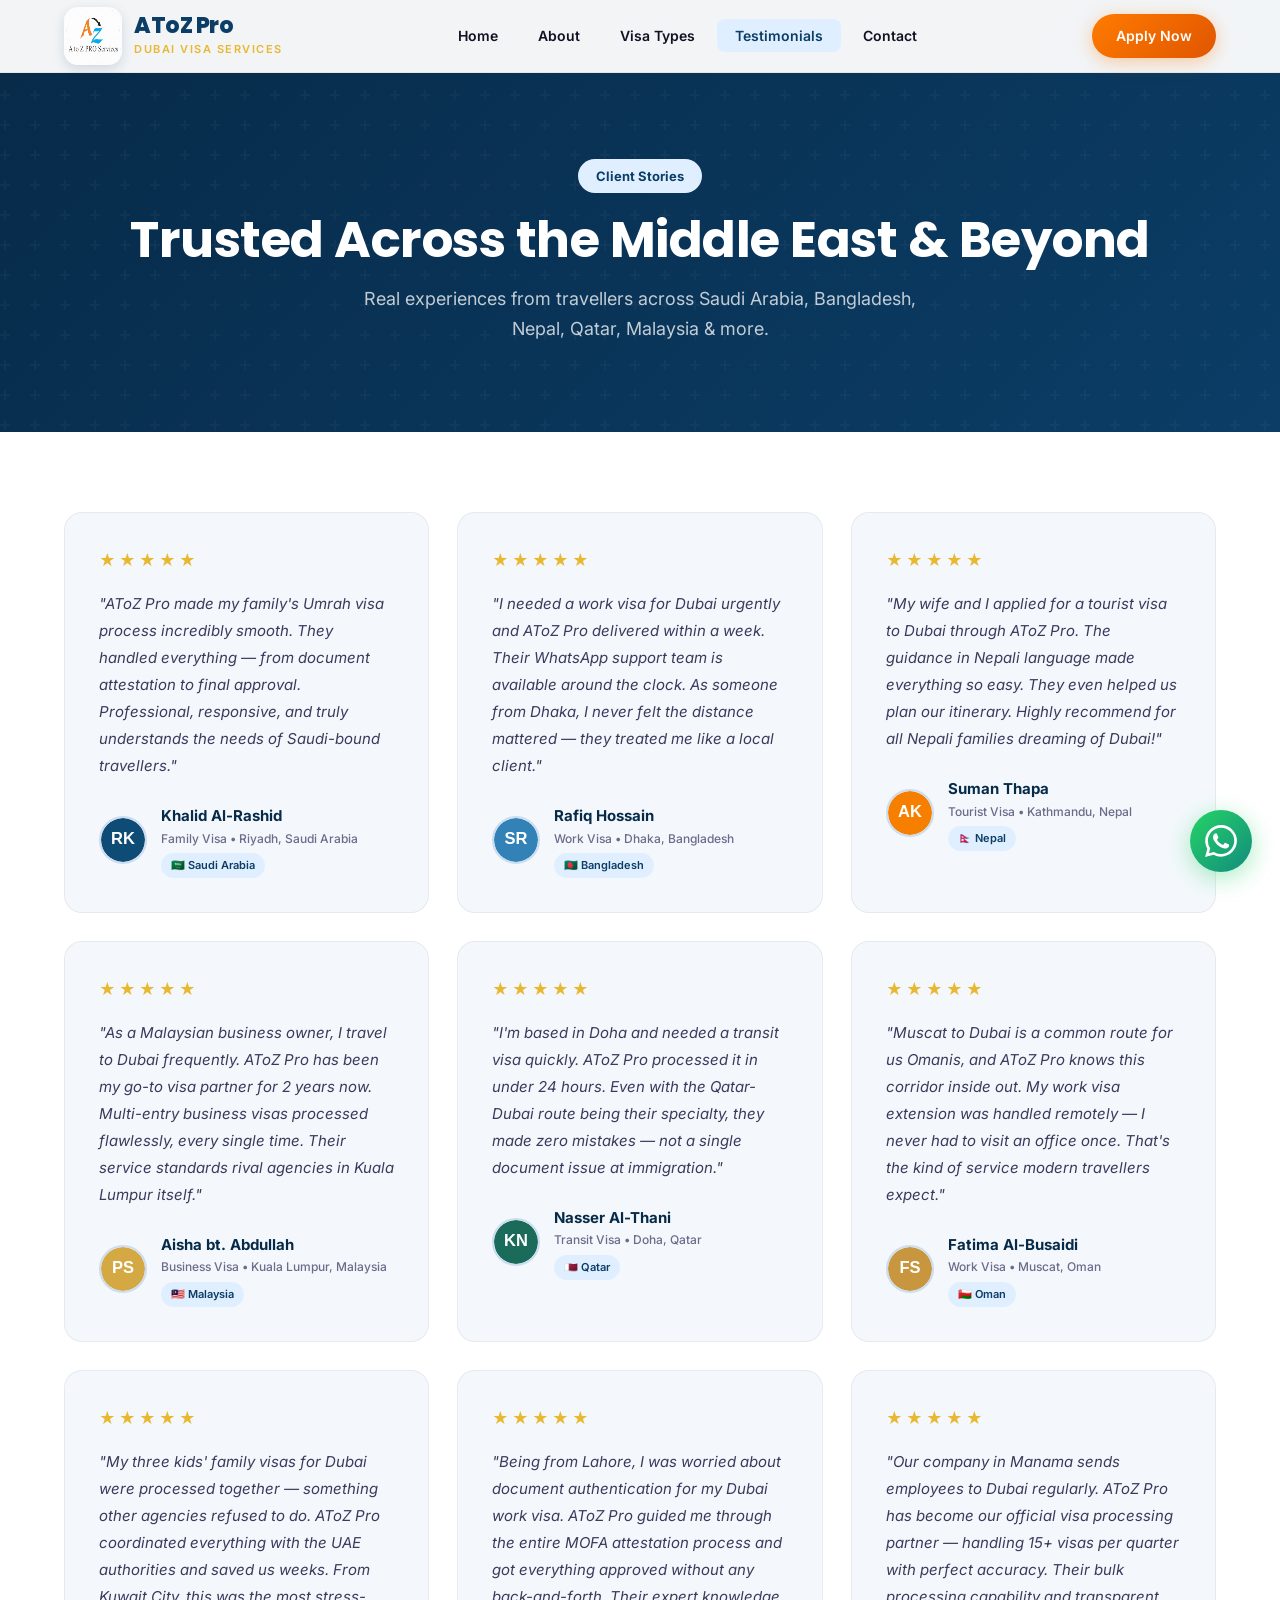
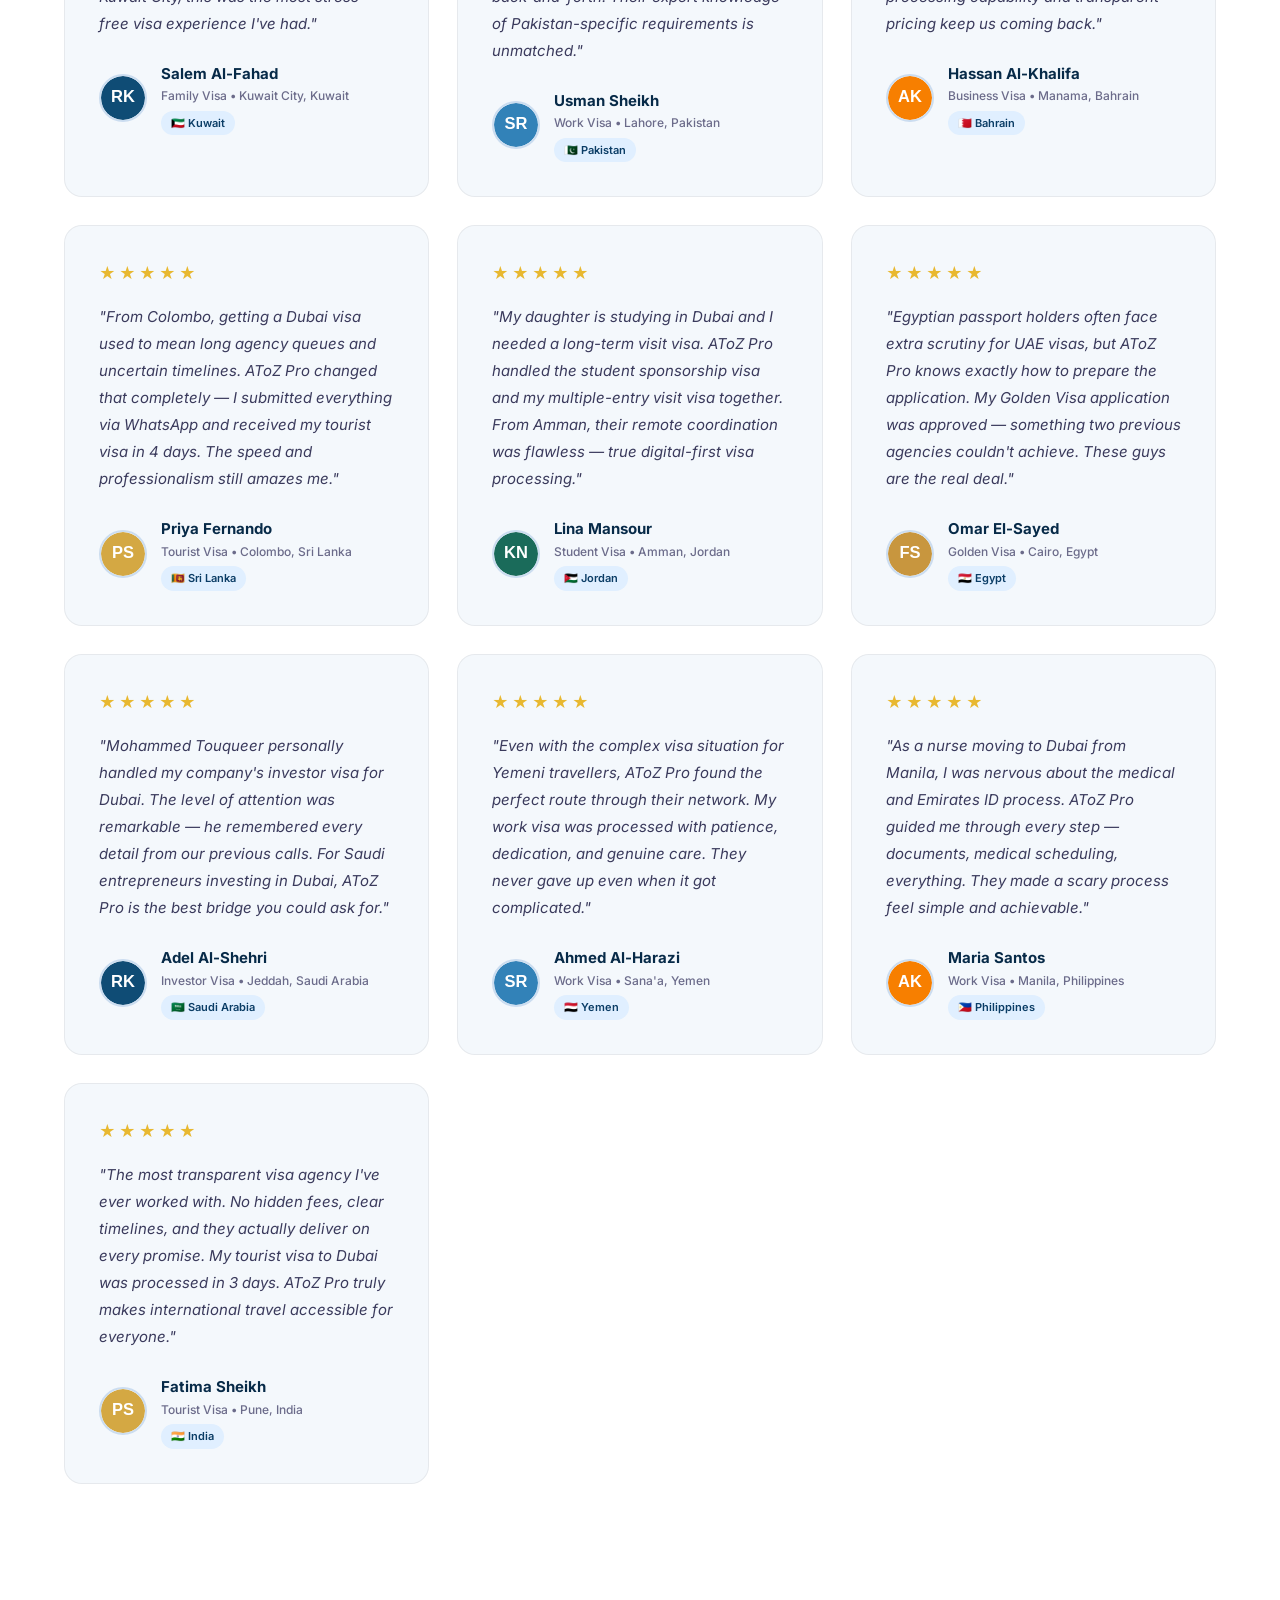
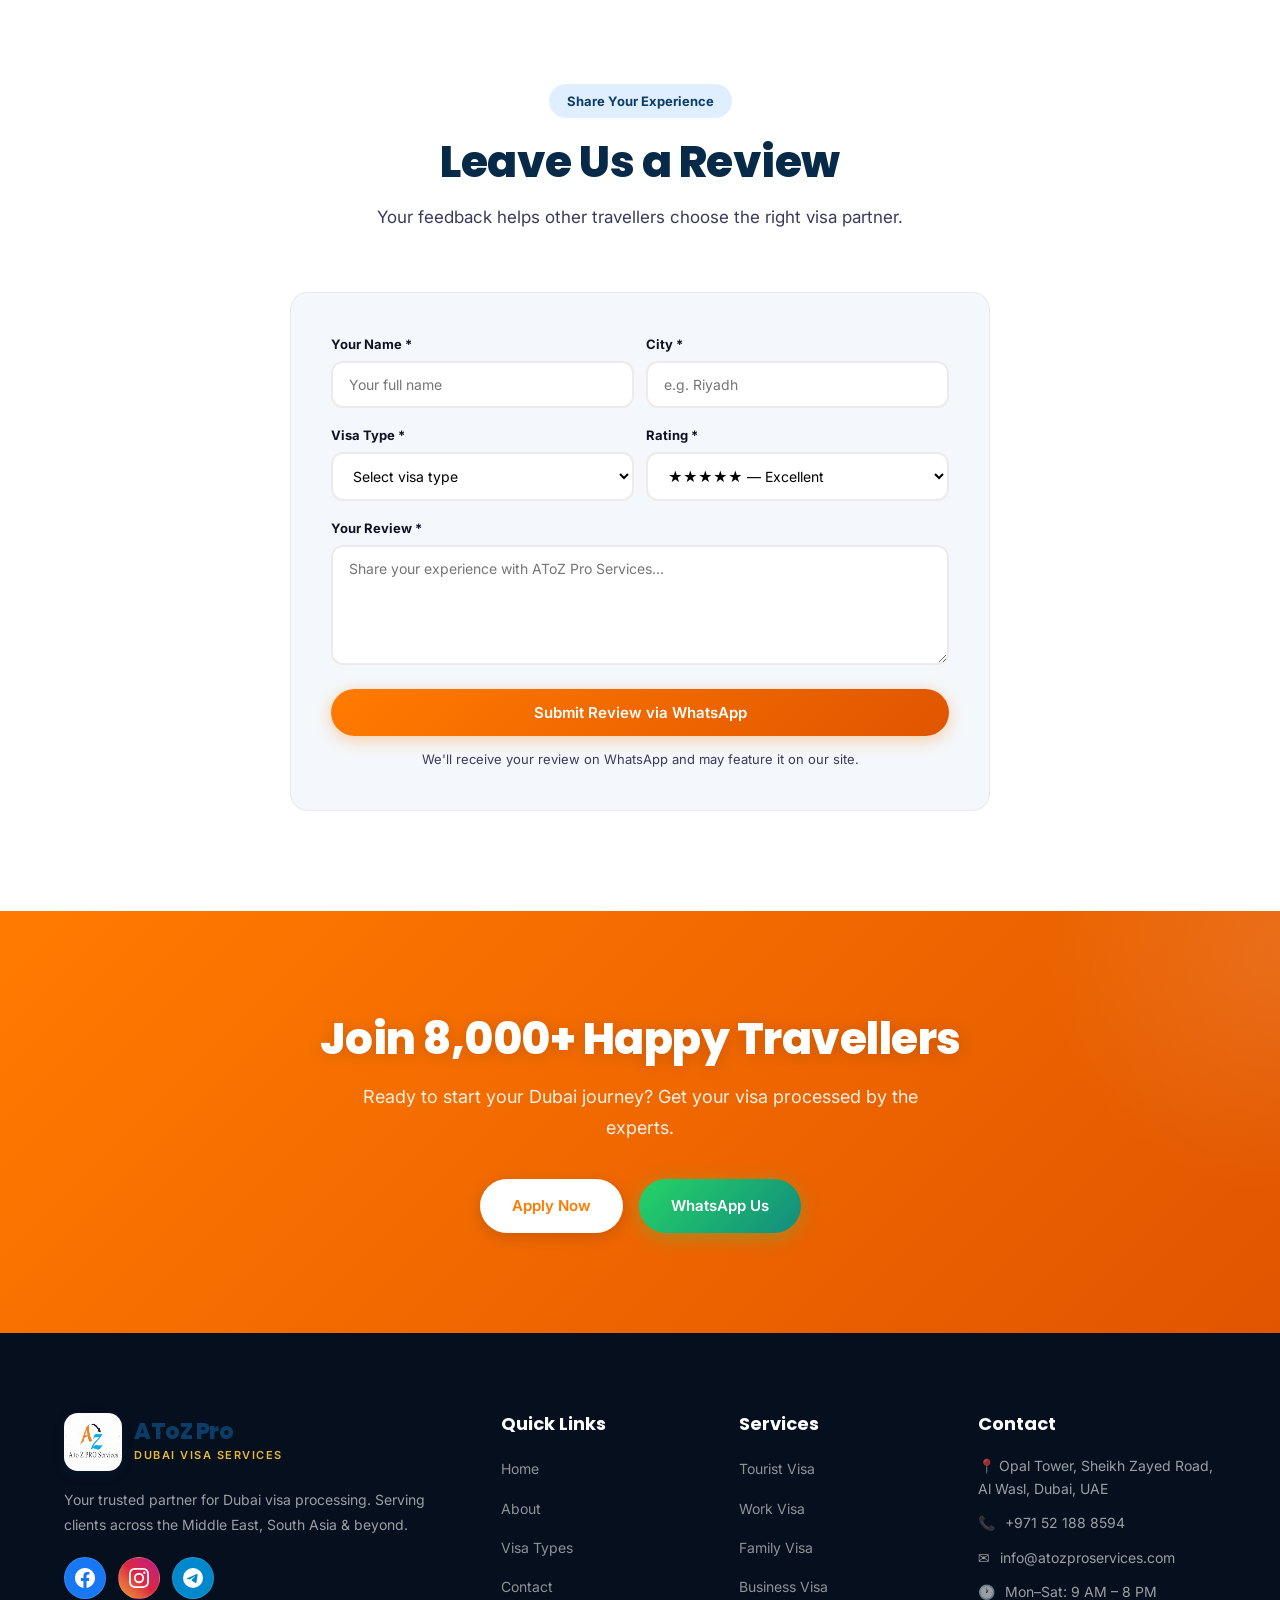
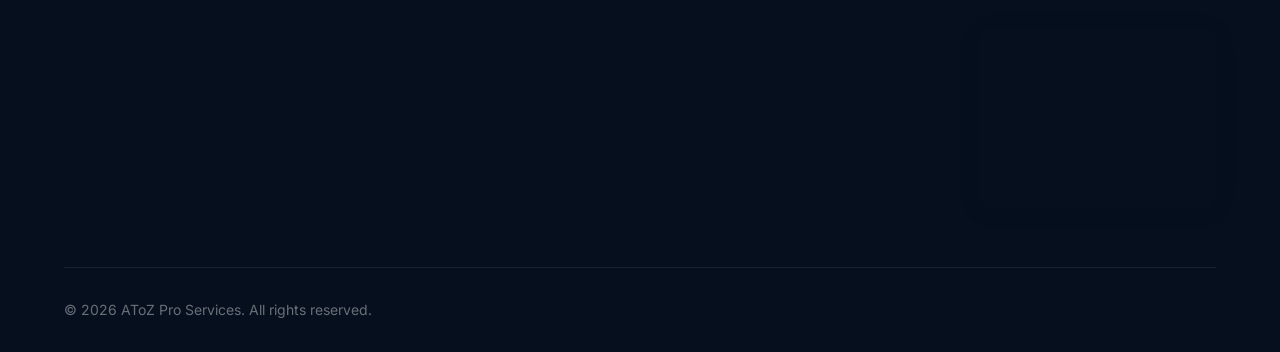
<file: testimonials.html>
<!DOCTYPE html>
<html lang="en">
<head>
  <meta charset="UTF-8">
  <meta name="viewport" content="width=device-width, initial-scale=1.0">
  <title>Client Reviews — AToZ Pro Services | Dubai Visa Experts</title>
  <link rel="icon" type="image/jpeg" href="img/logo-new.jpg">
  <link rel="preconnect" href="https://fonts.googleapis.com">
  <link rel="preconnect" href="https://fonts.gstatic.com" crossorigin>
  <link href="https://fonts.googleapis.com/css2?family=Inter:wght@400;500;600;700&family=Poppins:wght@600;700;800&display=swap" rel="stylesheet">
  <link rel="stylesheet" href="css/style.css">
</head>
<body>

  <nav class="navbar" id="navbar">
    <div class="container nav-inner">
      <a href="index.html" class="logo">
        <img src="img/logo-new.jpg" alt="AToZ Pro Services" class="logo-img">
        <div class="logo-text"><strong>AToZ Pro</strong><small>Dubai Visa Services</small></div>
      </a>
      <ul class="nav-links">
        <li><a href="index.html">Home</a></li>
        <li><a href="about.html">About</a></li>
        <li><a href="services.html">Visa Types</a></li>
        <li><a href="testimonials.html" class="active">Testimonials</a></li>
        <li><a href="contact.html">Contact</a></li>
      </ul>
      <div class="nav-cta"><a href="contact.html" class="btn btn-accent">Apply Now</a></div>
      <button class="hamburger" id="hamburger" aria-label="Menu"><span></span><span></span><span></span></button>
    </div>
    <div class="mobile-nav" id="mobileNav">
      <a href="index.html">Home</a><a href="about.html">About</a><a href="services.html">Visa Types</a><a href="testimonials.html">Testimonials</a><a href="contact.html">Contact</a>
    </div>
  </nav>

  <section class="page-hero">
    <div class="container">
      <div class="section-tag">Client Stories</div>
      <h1>Trusted Across the Middle East & Beyond</h1>
      <p>Real experiences from travellers across Saudi Arabia, Bangladesh, Nepal, Qatar, Malaysia & more.</p>
    </div>
  </section>

  <section class="services testimonials-page" style="background:var(--white);">
    <div class="container">
      <div class="testimonials-grid" style="margin-top:-20px;">

        <!-- 1 — Saudi Arabia -->
        <div class="testimonial-card animate-on-scroll" style="background:var(--bg-soft);border:1px solid rgba(0,0,0,0.06);">
          <div class="testimonial-stars">★★★★★</div>
          <p class="testimonial-text">"AToZ Pro made my family's Umrah visa process incredibly smooth. They handled everything — from document attestation to final approval. Professional, responsive, and truly understands the needs of Saudi-bound travellers."</p>
          <div class="testimonial-author">
            <img src="img/avatar-1.svg" alt="Khalid Al-Rashid">
            <div>
              <div class="testimonial-name">Khalid Al-Rashid</div>
              <div class="testimonial-role">Family Visa • Riyadh, Saudi Arabia</div>
              <div class="country-flag">🇸🇦 Saudi Arabia</div>
            </div>
          </div>
        </div>

        <!-- 2 — Bangladesh -->
        <div class="testimonial-card animate-on-scroll animate-delay-1" style="background:var(--bg-soft);border:1px solid rgba(0,0,0,0.06);">
          <div class="testimonial-stars">★★★★★</div>
          <p class="testimonial-text">"I needed a work visa for Dubai urgently and AToZ Pro delivered within a week. Their WhatsApp support team is available around the clock. As someone from Dhaka, I never felt the distance mattered — they treated me like a local client."</p>
          <div class="testimonial-author">
            <img src="img/avatar-2.svg" alt="Rafiq Hossain">
            <div>
              <div class="testimonial-name">Rafiq Hossain</div>
              <div class="testimonial-role">Work Visa • Dhaka, Bangladesh</div>
              <div class="country-flag">🇧🇩 Bangladesh</div>
            </div>
          </div>
        </div>

        <!-- 3 — Nepal -->
        <div class="testimonial-card animate-on-scroll animate-delay-2" style="background:var(--bg-soft);border:1px solid rgba(0,0,0,0.06);">
          <div class="testimonial-stars">★★★★★</div>
          <p class="testimonial-text">"My wife and I applied for a tourist visa to Dubai through AToZ Pro. The guidance in Nepali language made everything so easy. They even helped us plan our itinerary. Highly recommend for all Nepali families dreaming of Dubai!"</p>
          <div class="testimonial-author">
            <img src="img/avatar-3.svg" alt="Suman Thapa">
            <div>
              <div class="testimonial-name">Suman Thapa</div>
              <div class="testimonial-role">Tourist Visa • Kathmandu, Nepal</div>
              <div class="country-flag">🇳🇵 Nepal</div>
            </div>
          </div>
        </div>

        <!-- 4 — Malaysia -->
        <div class="testimonial-card animate-on-scroll" style="background:var(--bg-soft);border:1px solid rgba(0,0,0,0.06);">
          <div class="testimonial-stars">★★★★★</div>
          <p class="testimonial-text">"As a Malaysian business owner, I travel to Dubai frequently. AToZ Pro has been my go-to visa partner for 2 years now. Multi-entry business visas processed flawlessly, every single time. Their service standards rival agencies in Kuala Lumpur itself."</p>
          <div class="testimonial-author">
            <img src="img/avatar-4.svg" alt="Aisha bt. Abdullah">
            <div>
              <div class="testimonial-name">Aisha bt. Abdullah</div>
              <div class="testimonial-role">Business Visa • Kuala Lumpur, Malaysia</div>
              <div class="country-flag">🇲🇾 Malaysia</div>
            </div>
          </div>
        </div>

        <!-- 5 — Qatar -->
        <div class="testimonial-card animate-on-scroll animate-delay-1" style="background:var(--bg-soft);border:1px solid rgba(0,0,0,0.06);">
          <div class="testimonial-stars">★★★★★</div>
          <p class="testimonial-text">"I'm based in Doha and needed a transit visa quickly. AToZ Pro processed it in under 24 hours. Even with the Qatar-Dubai route being their specialty, they made zero mistakes — not a single document issue at immigration."</p>
          <div class="testimonial-author">
            <img src="img/avatar-5.svg" alt="Nasser Al-Thani">
            <div>
              <div class="testimonial-name">Nasser Al-Thani</div>
              <div class="testimonial-role">Transit Visa • Doha, Qatar</div>
              <div class="country-flag">🇶🇦 Qatar</div>
            </div>
          </div>
        </div>

        <!-- 6 — Oman -->
        <div class="testimonial-card animate-on-scroll animate-delay-2" style="background:var(--bg-soft);border:1px solid rgba(0,0,0,0.06);">
          <div class="testimonial-stars">★★★★★</div>
          <p class="testimonial-text">"Muscat to Dubai is a common route for us Omanis, and AToZ Pro knows this corridor inside out. My work visa extension was handled remotely — I never had to visit an office once. That's the kind of service modern travellers expect."</p>
          <div class="testimonial-author">
            <img src="img/avatar-6.svg" alt="Fatima Al-Busaidi">
            <div>
              <div class="testimonial-name">Fatima Al-Busaidi</div>
              <div class="testimonial-role">Work Visa • Muscat, Oman</div>
              <div class="country-flag">🇴🇲 Oman</div>
            </div>
          </div>
        </div>

        <!-- 7 — Kuwait -->
        <div class="testimonial-card animate-on-scroll animate-delay-2" style="background:var(--bg-soft);border:1px solid rgba(0,0,0,0.06);">
          <div class="testimonial-stars">★★★★★</div>
          <p class="testimonial-text">"My three kids' family visas for Dubai were processed together — something other agencies refused to do. AToZ Pro coordinated everything with the UAE authorities and saved us weeks. From Kuwait City, this was the most stress-free visa experience I've had."</p>
          <div class="testimonial-author">
            <img src="img/avatar-1.svg" alt="Salem Al-Fahad">
            <div>
              <div class="testimonial-name">Salem Al-Fahad</div>
              <div class="testimonial-role">Family Visa • Kuwait City, Kuwait</div>
              <div class="country-flag">🇰🇼 Kuwait</div>
            </div>
          </div>
        </div>

        <!-- 8 — Pakistan -->
        <div class="testimonial-card animate-on-scroll animate-delay-1" style="background:var(--bg-soft);border:1px solid rgba(0,0,0,0.06);">
          <div class="testimonial-stars">★★★★★</div>
          <p class="testimonial-text">"Being from Lahore, I was worried about document authentication for my Dubai work visa. AToZ Pro guided me through the entire MOFA attestation process and got everything approved without any back-and-forth. Their expert knowledge of Pakistan-specific requirements is unmatched."</p>
          <div class="testimonial-author">
            <img src="img/avatar-2.svg" alt="Usman Sheikh">
            <div>
              <div class="testimonial-name">Usman Sheikh</div>
              <div class="testimonial-role">Work Visa • Lahore, Pakistan</div>
              <div class="country-flag">🇵🇰 Pakistan</div>
            </div>
          </div>
        </div>

        <!-- 9 — Bahrain -->
        <div class="testimonial-card animate-on-scroll" style="background:var(--bg-soft);border:1px solid rgba(0,0,0,0.06);">
          <div class="testimonial-stars">★★★★★</div>
          <p class="testimonial-text">"Our company in Manama sends employees to Dubai regularly. AToZ Pro has become our official visa processing partner — handling 15+ visas per quarter with perfect accuracy. Their bulk processing capability and transparent pricing keep us coming back."</p>
          <div class="testimonial-author">
            <img src="img/avatar-3.svg" alt="Hassan Al-Khalifa">
            <div>
              <div class="testimonial-name">Hassan Al-Khalifa</div>
              <div class="testimonial-role">Business Visa • Manama, Bahrain</div>
              <div class="country-flag">🇧🇭 Bahrain</div>
            </div>
          </div>
        </div>

        <!-- 10 — Sri Lanka -->
        <div class="testimonial-card animate-on-scroll animate-delay-1" style="background:var(--bg-soft);border:1px solid rgba(0,0,0,0.06);">
          <div class="testimonial-stars">★★★★★</div>
          <p class="testimonial-text">"From Colombo, getting a Dubai visa used to mean long agency queues and uncertain timelines. AToZ Pro changed that completely — I submitted everything via WhatsApp and received my tourist visa in 4 days. The speed and professionalism still amazes me."</p>
          <div class="testimonial-author">
            <img src="img/avatar-4.svg" alt="Priya Fernando">
            <div>
              <div class="testimonial-name">Priya Fernando</div>
              <div class="testimonial-role">Tourist Visa • Colombo, Sri Lanka</div>
              <div class="country-flag">🇱🇰 Sri Lanka</div>
            </div>
          </div>
        </div>

        <!-- 11 — Jordan -->
        <div class="testimonial-card animate-on-scroll animate-delay-2" style="background:var(--bg-soft);border:1px solid rgba(0,0,0,0.06);">
          <div class="testimonial-stars">★★★★★</div>
          <p class="testimonial-text">"My daughter is studying in Dubai and I needed a long-term visit visa. AToZ Pro handled the student sponsorship visa and my multiple-entry visit visa together. From Amman, their remote coordination was flawless — true digital-first visa processing."</p>
          <div class="testimonial-author">
            <img src="img/avatar-5.svg" alt="Lina Mansour">
            <div>
              <div class="testimonial-name">Lina Mansour</div>
              <div class="testimonial-role">Student Visa • Amman, Jordan</div>
              <div class="country-flag">🇯🇴 Jordan</div>
            </div>
          </div>
        </div>

        <!-- 12 — Egypt -->
        <div class="testimonial-card animate-on-scroll animate-delay-2" style="background:var(--bg-soft);border:1px solid rgba(0,0,0,0.06);">
          <div class="testimonial-stars">★★★★★</div>
          <p class="testimonial-text">"Egyptian passport holders often face extra scrutiny for UAE visas, but AToZ Pro knows exactly how to prepare the application. My Golden Visa application was approved — something two previous agencies couldn't achieve. These guys are the real deal."</p>
          <div class="testimonial-author">
            <img src="img/avatar-6.svg" alt="Omar El-Sayed">
            <div>
              <div class="testimonial-name">Omar El-Sayed</div>
              <div class="testimonial-role">Golden Visa • Cairo, Egypt</div>
              <div class="country-flag">🇪🇬 Egypt</div>
            </div>
          </div>
        </div>

        <!-- 13 — Saudi Arabia (2nd) -->
        <div class="testimonial-card animate-on-scroll" style="background:var(--bg-soft);border:1px solid rgba(0,0,0,0.06);">
          <div class="testimonial-stars">★★★★★</div>
          <p class="testimonial-text">"Mohammed Touqueer personally handled my company's investor visa for Dubai. The level of attention was remarkable — he remembered every detail from our previous calls. For Saudi entrepreneurs investing in Dubai, AToZ Pro is the best bridge you could ask for."</p>
          <div class="testimonial-author">
            <img src="img/avatar-1.svg" alt="Adel Al-Shehri">
            <div>
              <div class="testimonial-name">Adel Al-Shehri</div>
              <div class="testimonial-role">Investor Visa • Jeddah, Saudi Arabia</div>
              <div class="country-flag">🇸🇦 Saudi Arabia</div>
            </div>
          </div>
        </div>

        <!-- 14 — Yemen -->
        <div class="testimonial-card animate-on-scroll animate-delay-1" style="background:var(--bg-soft);border:1px solid rgba(0,0,0,0.06);">
          <div class="testimonial-stars">★★★★★</div>
          <p class="testimonial-text">"Even with the complex visa situation for Yemeni travellers, AToZ Pro found the perfect route through their network. My work visa was processed with patience, dedication, and genuine care. They never gave up even when it got complicated."</p>
          <div class="testimonial-author">
            <img src="img/avatar-2.svg" alt="Ahmed Al-Harazi">
            <div>
              <div class="testimonial-name">Ahmed Al-Harazi</div>
              <div class="testimonial-role">Work Visa • Sana'a, Yemen</div>
              <div class="country-flag">🇾🇪 Yemen</div>
            </div>
          </div>
        </div>

        <!-- 15 — Philippines -->
        <div class="testimonial-card animate-on-scroll animate-delay-2" style="background:var(--bg-soft);border:1px solid rgba(0,0,0,0.06);">
          <div class="testimonial-stars">★★★★★</div>
          <p class="testimonial-text">"As a nurse moving to Dubai from Manila, I was nervous about the medical and Emirates ID process. AToZ Pro guided me through every step — documents, medical scheduling, everything. They made a scary process feel simple and achievable."</p>
          <div class="testimonial-author">
            <img src="img/avatar-3.svg" alt="Maria Santos">
            <div>
              <div class="testimonial-name">Maria Santos</div>
              <div class="testimonial-role">Work Visa • Manila, Philippines</div>
              <div class="country-flag">🇵🇭 Philippines</div>
            </div>
          </div>
        </div>

        <!-- 16 — India -->
        <div class="testimonial-card animate-on-scroll" style="background:var(--bg-soft);border:1px solid rgba(0,0,0,0.06);">
          <div class="testimonial-stars">★★★★★</div>
          <p class="testimonial-text">"The most transparent visa agency I've ever worked with. No hidden fees, clear timelines, and they actually deliver on every promise. My tourist visa to Dubai was processed in 3 days. AToZ Pro truly makes international travel accessible for everyone."</p>
          <div class="testimonial-author">
            <img src="img/avatar-4.svg" alt="Fatima Sheikh">
            <div>
              <div class="testimonial-name">Fatima Sheikh</div>
              <div class="testimonial-role">Tourist Visa • Pune, India</div>
              <div class="country-flag">🇮🇳 India</div>
            </div>
          </div>
        </div>

      </div>
    </div>
  </section>

  <!-- Leave a Review -->
  <section class="review-section" style="padding:100px 0;background:var(--white);">
    <div class="container">
      <div class="section-header animate-on-scroll">
        <div class="section-tag">Share Your Experience</div>
        <h2>Leave Us a Review</h2>
        <p>Your feedback helps other travellers choose the right visa partner.</p>
      </div>
      <div class="review-form-wrap animate-on-scroll">
        <form id="reviewForm">
          <div class="form-row">
            <div class="form-group">
              <label>Your Name *</label>
              <input type="text" id="reviewName" placeholder="Your full name" required>
            </div>
            <div class="form-group">
              <label>City *</label>
              <input type="text" id="reviewCity" placeholder="e.g. Riyadh" required>
            </div>
          </div>
          <div class="form-row">
            <div class="form-group">
              <label>Visa Type *</label>
              <select id="reviewVisaType" required>
                <option value="">Select visa type</option>
                <option value="Tourist Visa">Tourist Visa</option>
                <option value="Business Visa">Business Visa</option>
                <option value="Work Visa">Work / Employment Visa</option>
                <option value="Family Visa">Family / Spouse Visa</option>
                <option value="Transit Visa">Transit Visa</option>
                <option value="Student Visa">Student Visa</option>
                <option value="Golden Visa">Golden / Investor Visa</option>
              </select>
            </div>
            <div class="form-group">
              <label>Rating *</label>
              <select id="reviewRating" required>
                <option value="5">★★★★★ — Excellent</option>
                <option value="4">★★★★☆ — Very Good</option>
                <option value="3">★★★☆☆ — Good</option>
              </select>
            </div>
          </div>
          <div class="form-group">
            <label>Your Review *</label>
            <textarea id="reviewText" placeholder="Share your experience with AToZ Pro Services..." required style="min-height:120px;"></textarea>
          </div>
          <button type="submit" class="btn btn-accent">Submit Review via WhatsApp</button>
          <p style="font-size:13px;color:var(--text-light);margin-top:12px;text-align:center;">We'll receive your review on WhatsApp and may feature it on our site.</p>
        </form>
      </div>
    </div>
  </section>

  <section class="cta-section">
    <div class="container">
      <h2>Join 8,000+ Happy Travellers</h2>
      <p>Ready to start your Dubai journey? Get your visa processed by the experts.</p>
      <div class="cta-buttons">
        <a href="contact.html" class="btn btn-primary">Apply Now</a>
        <a href="https://wa.me/971521888594?text=Hi%20AToZ%20Pro%2C%20I%20need%20help%20with%20my%20Dubai%20visa" class="btn btn-whatsapp" target="_blank">WhatsApp Us</a>
      </div>
    </div>
  </section>

  <footer class="footer">
    <div class="container">
      <div class="footer-grid">
        <div class="footer-brand">
          <a href="index.html" class="logo" style="color:white;"><img src="img/logo-new.jpg" alt="AToZ Pro Services" class="logo-img"><div class="logo-text"><strong>AToZ Pro</strong><small>Dubai Visa Services</small></div></a>
          <p>Your trusted partner for Dubai visa processing. Serving clients across the Middle East, South Asia & beyond.</p>
          <div class="footer-social">
            <a href="#" class="social-icon facebook" aria-label="Facebook">
              <svg viewBox="0 0 24 24"><path d="M24 12.073c0-6.627-5.373-12-12-12s-12 5.373-12 12c0 5.99 4.388 10.954 10.125 11.854v-8.385H7.078v-3.47h3.047V9.43c0-3.007 1.792-4.669 4.533-4.669 1.312 0 2.686.235 2.686.235v2.953H15.83c-1.491 0-1.956.925-1.956 1.874v2.25h3.328l-.532 3.47h-2.796v8.385C19.612 23.027 24 18.062 24 12.073z"/></svg>
            </a>
            <a href="#" class="social-icon instagram" aria-label="Instagram">
              <svg viewBox="0 0 24 24"><path d="M12 2.163c3.204 0 3.584.012 4.85.07 3.252.148 4.771 1.691 4.919 4.919.058 1.265.069 1.645.069 4.849 0 3.205-.012 3.584-.069 4.849-.149 3.225-1.664 4.771-4.919 4.919-1.266.058-1.644.07-4.85.07-3.204 0-3.584-.012-4.849-.07-3.26-.149-4.771-1.699-4.919-4.92-.058-1.265-.07-1.644-.07-4.849 0-3.204.013-3.583.07-4.849.149-3.227 1.664-4.771 4.919-4.919 1.266-.057 1.645-.069 4.849-.069zM12 0C8.741 0 8.333.014 7.053.072 2.695.272.273 2.69.073 7.052.014 8.333 0 8.741 0 12c0 3.259.014 3.668.072 4.948.2 4.358 2.618 6.78 6.98 6.98C8.333 23.986 8.741 24 12 24c3.259 0 3.668-.014 4.948-.072 4.354-.2 6.782-2.618 6.979-6.98.059-1.28.073-1.689.073-4.948 0-3.259-.014-3.667-.072-4.947-.196-4.354-2.617-6.78-6.979-6.98C15.668.014 15.259 0 12 0zm0 5.838a6.162 6.162 0 100 12.324 6.162 6.162 0 000-12.324zM12 16a4 4 0 110-8 4 4 0 010 8zm6.406-11.845a1.44 1.44 0 100 2.881 1.44 1.44 0 000-2.881z"/></svg>
            </a>
            <a href="#" class="social-icon telegram" aria-label="Telegram">
              <svg viewBox="0 0 24 24"><path d="M11.944 0A12 12 0 0 0 0 12a12 12 0 0 0 12 12 12 12 0 0 0 12-12A12 12 0 0 0 12 0a12 12 0 0 0-.056 0zm4.962 7.224c.1-.002.321.023.465.14a.506.506 0 0 1 .171.325c.016.093.036.306.02.472-.18 1.898-.962 6.502-1.36 8.627-.168.9-.499 1.201-.82 1.23-.696.065-1.225-.46-1.9-.902-1.056-.693-1.653-1.124-2.678-1.8-1.185-.78-.417-1.21.258-1.91.177-.184 3.247-2.977 3.307-3.23.007-.032.014-.15-.056-.212s-.174-.041-.249-.024c-.106.024-1.793 1.14-5.061 3.345-.479.33-.913.49-1.302.48-.428-.008-1.252-.241-1.865-.44-.752-.245-1.349-.374-1.297-.789.027-.216.325-.437.893-.663 3.498-1.524 5.83-2.529 6.998-3.014 3.332-1.386 4.025-1.627 4.476-1.635z"/></svg>
            </a>
          </div>
        </div>
        <div><h4>Quick Links</h4><ul class="footer-links"><li><a href="index.html">Home</a></li><li><a href="about.html">About</a></li><li><a href="services.html">Visa Types</a></li><li><a href="contact.html">Contact</a></li></ul></div>
        <div><h4>Services</h4><ul class="footer-links"><li><a href="services.html">Tourist Visa</a></li><li><a href="services.html">Work Visa</a></li><li><a href="services.html">Family Visa</a></li><li><a href="services.html">Business Visa</a></li></ul></div>
        <div>
          <h4>Contact</h4>
          <div class="footer-contact-item">📍 Opal Tower, Sheikh Zayed Road, Al Wasl, Dubai, UAE</div>
          <div class="footer-contact-item"><span>📞</span> <a href="tel:+971521888594" style="color:inherit;">+971 52 188 8594</a></div>
          <div class="footer-contact-item"><span>✉️</span> info@atozproservices.com</div>
          <div class="footer-contact-item"><span>🕐</span> Mon–Sat: 9 AM – 8 PM</div>
          <div class="footer-map">
            <iframe src="https://www.google.com/maps/embed?pb=!1m18!1m12!1m3!1d3610.175429871596!2d55.2477799!3d25.1927662!2m3!1f0!2f0!3f0!3m2!1i1024!2i768!4f13.1!3m3!1m2!1s0x3e5f435c3c5b8b6d%3A0x5e7eb6a5e5c5c5c5!2sOpal%20Tower!5e0!3m2!1sen!2sae!4v1700000000000!5m2!1sen!2sin" allowfullscreen="" loading="lazy" referrerpolicy="no-referrer-when-downgrade" title="AToZ Pro Services — Opal Tower, Sheikh Zayed Road, Dubai"></iframe>
          </div>
        </div>
      </div>
      <div class="footer-bottom"><p>© 2026 AToZ Pro Services. All rights reserved.</p></div>
    </div>
  </footer>

  <a href="https://wa.me/971521888594?text=Hi%20AToZ%20Pro%2C%20I%20need%20help%20with%20my%20Dubai%20visa" class="whatsapp-float" target="_blank" aria-label="Chat on WhatsApp">
    <svg viewBox="0 0 24 24"><path d="M17.472 14.382c-.297-.149-1.758-.867-2.03-.967-.273-.099-.471-.148-.67.15-.197.297-.767.966-.94 1.164-.173.199-.347.223-.644.075-.297-.15-1.255-.463-2.39-1.475-.883-.788-1.48-1.761-1.653-2.059-.173-.297-.018-.458.13-.606.134-.133.298-.347.446-.52.149-.174.198-.298.298-.497.099-.198.05-.371-.025-.52-.075-.149-.669-1.612-.916-2.207-.242-.579-.487-.5-.669-.51-.173-.008-.371-.01-.57-.01-.198 0-.52.074-.792.372-.272.297-1.04 1.016-1.04 2.479 0 1.462 1.065 2.875 1.213 3.074.149.198 2.096 3.2 5.077 4.487.709.306 1.262.489 1.694.625.712.227 1.36.195 1.871.118.571-.085 1.758-.719 2.006-1.413.248-.694.248-1.289.173-1.413-.074-.124-.272-.198-.57-.347m-5.421 7.403h-.004a9.87 9.87 0 01-5.031-1.378l-.361-.214-3.741.982.998-3.648-.235-.374a9.86 9.86 0 01-1.51-5.26c.001-5.45 4.436-9.884 9.888-9.884 2.64 0 5.122 1.03 6.988 2.898a9.825 9.825 0 012.893 6.994c-.003 5.45-4.437 9.884-9.885 9.884m8.413-18.297A11.815 11.815 0 0012.05 0C5.495 0 .16 5.335.157 11.892c0 2.096.547 4.142 1.588 5.945L.057 24l6.305-1.654a11.882 11.882 0 005.683 1.448h.005c6.554 0 11.89-5.335 11.893-11.893a11.821 11.821 0 00-3.48-8.413z"/></svg>
  </a>

  <script src="js/main.js"></script>
</body>
</html>
</file>
<file: css/style.css>
/* ============================================
   AToZ Pro Services — Dubai Visa Services
   POLISHED FINAL VERSION
   ============================================ */

*,
*::before,
*::after {
  margin: 0;
  padding: 0;
  box-sizing: border-box;
}

:root {
  --primary: #0b3d66;
  --primary-dark: #072a48;
  --primary-light: #e0efff;
  --secondary: #2a6fbd;
  --accent: #ff7b00;
  --accent-dark: #e05500;
  --accent-light: #fff4e6;
  --gold: #e8b830;
  --gold-light: #ffe082;
  --text: #111122;
  --text-light: #3a3a5c;
  --text-muted: #6b6b8a;
  --bg: #ffffff;
  --bg-soft: #f4f8fc;
  --bg-dark: #060f1e;
  --white: #ffffff;
  --shadow: 0 4px 24px rgba(0,0,0,0.07);
  --shadow-lg: 0 12px 48px rgba(0,0,0,0.14);
  --shadow-xl: 0 24px 72px rgba(0,0,0,0.18);
  --radius: 18px;
  --radius-sm: 12px;
  --font-heading: 'Poppins', 'Segoe UI', system-ui, sans-serif;
  --font-body: 'Inter', 'Segoe UI', system-ui, sans-serif;
}

html {
  scroll-behavior: smooth;
}

body {
  font-family: var(--font-body);
  color: var(--text);
  background: var(--bg);
  line-height: 1.7;
  font-size: 16px;
  overflow-x: hidden;
  -webkit-font-smoothing: antialiased;
}

h1, h2, h3, h4, h5 {
  font-family: var(--font-heading);
  line-height: 1.25;
  color: var(--primary-dark);
}

a {
  text-decoration: none;
  color: inherit;
}

img {
  max-width: 100%;
  display: block;
}

.container {
  max-width: 1200px;
  margin: 0 auto;
  padding: 0 24px;
}

/* ---------- Buttons ---------- */
.btn {
  display: inline-flex;
  align-items: center;
  gap: 10px;
  padding: 14px 32px;
  border-radius: 50px;
  font-weight: 600;
  font-size: 15px;
  transition: all 0.35s cubic-bezier(0.25, 0.46, 0.45, 0.94);
  cursor: pointer;
  border: none;
  font-family: var(--font-body);
  position: relative;
  overflow: hidden;
}

.btn::before {
  content: '';
  position: absolute;
  top: 0;
  left: -100%;
  width: 100%;
  height: 100%;
  background: linear-gradient(90deg, transparent, rgba(255,255,255,0.2), transparent);
  transition: left 0.5s ease;
}

.btn:hover::before {
  left: 100%;
}

.btn-primary {
  background: linear-gradient(135deg, var(--primary), var(--secondary));
  color: var(--white);
  box-shadow: 0 4px 18px rgba(11,61,102,0.35);
}

.btn-primary:hover {
  transform: translateY(-3px);
  box-shadow: 0 8px 30px rgba(11,61,102,0.45);
}

.btn-accent {
  background: linear-gradient(135deg, var(--accent), var(--accent-dark));
  color: var(--white);
  box-shadow: 0 4px 18px rgba(255,123,0,0.35);
}

.btn-accent:hover {
  transform: translateY(-3px);
  box-shadow: 0 8px 30px rgba(255,123,0,0.45);
}

.btn-outline {
  background: transparent;
  color: var(--primary);
  border: 2px solid var(--primary);
}

.btn-outline:hover {
  background: var(--primary);
  color: var(--white);
  transform: translateY(-3px);
}

.btn-whatsapp {
  background: linear-gradient(135deg, #25d366, #128c7e);
  color: var(--white);
  box-shadow: 0 4px 18px rgba(37,211,102,0.35);
}

.btn-whatsapp:hover {
  transform: translateY(-3px);
  box-shadow: 0 8px 30px rgba(37,211,102,0.45);
}

/* ---------- Navbar ---------- */
.navbar {
  position: fixed;
  top: 0;
  width: 100%;
  z-index: 1000;
  background: rgba(255,255,255,0.95);
  backdrop-filter: blur(20px);
  border-bottom: 1px solid rgba(0,0,0,0.06);
  transition: all 0.3s ease;
}

.navbar.scrolled {
  box-shadow: var(--shadow);
}

.nav-inner {
  display: flex;
  align-items: center;
  justify-content: space-between;
  height: 72px;
}

.logo {
  display: flex;
  align-items: center;
  gap: 12px;
  transition: transform 0.3s ease;
}

.logo:hover {
  transform: scale(1.02);
}

.logo-img {
  width: 58px;
  height: 58px;
  border-radius: 14px;
  flex-shrink: 0;
  box-shadow: 0 4px 12px rgba(11,61,102,0.15);
  transition: box-shadow 0.3s ease, transform 0.3s ease;
}

.logo:hover .logo-img {
  box-shadow: 0 6px 20px rgba(11,61,102,0.25);
  transform: scale(1.05);
}

.logo-text {
  display: flex;
  flex-direction: column;
}

.logo-text strong {
  font-family: var(--font-heading);
  font-size: 22px;
  font-weight: 800;
  color: var(--primary);
  line-height: 1.2;
  letter-spacing: -0.5px;
  transition: color 0.3s ease;
}

.logo:hover .logo-text strong {
  color: var(--accent);
}

.logo-text small {
  font-size: 11px;
  color: var(--gold);
  font-weight: 600;
  letter-spacing: 1.5px;
  text-transform: uppercase;
  transition: color 0.3s ease;
}

.logo:hover .logo-text small {
  color: var(--secondary);
}

.nav-links {
  display: flex;
  list-style: none;
  gap: 4px;
}

.nav-links a {
  padding: 8px 18px;
  font-weight: 600;
  font-size: 14px;
  color: var(--text);
  border-radius: 8px;
  transition: all 0.25s ease;
  position: relative;
}

.nav-links a:hover,
.nav-links a.active {
  color: var(--primary);
  background: var(--primary-light);
}

.nav-cta .btn {
  padding: 10px 24px;
  font-size: 14px;
}

.hamburger {
  display: none;
  flex-direction: column;
  gap: 5px;
  cursor: pointer;
  background: none;
  border: none;
  padding: 4px;
}

.hamburger span {
  width: 24px;
  height: 2px;
  background: var(--text);
  border-radius: 2px;
  transition: all 0.3s ease;
}

.mobile-nav {
  display: none;
  position: fixed;
  top: 72px;
  left: 0;
  right: 0;
  background: var(--white);
  padding: 16px;
  box-shadow: var(--shadow-lg);
  z-index: 999;
}

.mobile-nav.open {
  display: block;
}

.mobile-nav a {
  display: block;
  padding: 12px 16px;
  color: var(--text);
  font-weight: 600;
  border-radius: var(--radius-sm);
  transition: all 0.2s;
}

.mobile-nav a:hover {
  background: var(--primary-light);
  color: var(--primary);
}

/* ---------- Hero ---------- */
.hero {
  min-height: 100vh;
  display: flex;
  align-items: center;
  position: relative;
  overflow: hidden;
  padding-top: 72px;
}

.hero-bg {
  position: absolute;
  inset: 0;
  z-index: 0;
}

.hero-bg img {
  width: 100%;
  height: 100%;
  object-fit: cover;
}

.hero-bg::before {
  content: '';
  position: absolute;
  inset: 0;
  background: linear-gradient(135deg, rgba(6,15,30,0.92) 0%, rgba(11,61,102,0.80) 50%, rgba(6,15,30,0.88) 100%);
  z-index: 1;
}

.hero-bg::after {
  content: none;
}

.hero-particles {
  position: absolute;
  inset: 0;
  z-index: 1;
  overflow: hidden;
}

.particle {
  position: absolute;
  width: 6px;
  height: 6px;
  background: rgba(255,255,255,0.15);
  border-radius: 50%;
  animation: particleFloat linear infinite;
}

@keyframes particleFloat {
  0% { transform: translateY(100vh) rotate(0deg); opacity: 0; }
  10% { opacity: 1; }
  90% { opacity: 1; }
  100% { transform: translateY(-10vh) rotate(720deg); opacity: 0; }
}

.hero .container {
  position: relative;
  z-index: 2;
}

.hero-grid {
  display: grid;
  grid-template-columns: 1.1fr 0.9fr;
  gap: 60px;
  align-items: center;
}

.hero-content {
  color: var(--white);
}

.hero-badge {
  display: inline-flex;
  align-items: center;
  gap: 8px;
  background: rgba(255,255,255,0.1);
  backdrop-filter: blur(12px);
  color: var(--gold);
  padding: 8px 20px;
  border-radius: 50px;
  font-size: 13px;
  font-weight: 700;
  margin-bottom: 24px;
  border: 1px solid rgba(232,184,48,0.25);
  animation: fadeInUp 0.8s ease;
}

.hero-badge::before {
  content: '✦';
  font-size: 10px;
}

.hero h1 {
  font-size: 58px;
  font-weight: 800;
  margin-bottom: 20px;
  color: var(--white);
  animation: fadeInUp 0.8s ease 0.1s both;
  text-shadow: 0 2px 20px rgba(0,0,0,0.3);
  letter-spacing: -1px;
}

.hero h1 span {
  background: linear-gradient(135deg, var(--gold), #ffe082, var(--gold));
  background-size: 200% auto;
  -webkit-background-clip: text;
  -webkit-text-fill-color: transparent;
  background-clip: text;
  animation: shimmer 3s linear infinite;
}

.hero-text {
  font-size: 18px;
  color: rgba(255,255,255,0.8);
  margin-bottom: 36px;
  max-width: 520px;
  font-weight: 400;
  animation: fadeInUp 0.8s ease 0.2s both;
  line-height: 1.8;
}

.hero-actions {
  display: flex;
  gap: 16px;
  flex-wrap: wrap;
  animation: fadeInUp 0.8s ease 0.3s both;
}

/* ── Hero Stats — High Contrast + Breathing Effect ── */
.hero-stats {
  display: flex;
  gap: 40px;
  margin-top: 48px;
  animation: fadeInUp 0.8s ease 0.4s both;
}

.hero-stat {
  text-align: center;
}

.hero-stat strong {
  display: block;
  font-family: var(--font-heading);
  font-size: 38px;
  font-weight: 800;
  color: var(--gold);
  text-shadow: 0 0 20px rgba(232,184,48,0.4), 0 0 40px rgba(232,184,48,0.1);
  animation: statPulse 3s ease-in-out infinite;
}

.hero-stat:nth-child(2) strong { animation-delay: 0.5s; }
.hero-stat:nth-child(3) strong { animation-delay: 1s; }

@keyframes statPulse {
  0%, 100% {
    color: var(--gold);
    text-shadow: 0 0 20px rgba(232,184,48,0.3), 0 0 40px rgba(232,184,48,0.08);
    transform: scale(1);
  }
  50% {
    color: #ffe082;
    text-shadow: 0 0 30px rgba(232,184,48,0.5), 0 0 60px rgba(232,184,48,0.15);
    transform: scale(1.04);
  }
}

.hero-stat span {
  font-size: 13px;
  color: rgba(255,255,255,0.7);
  font-weight: 600;
}

/* Hero Form Card */
.hero-form-card {
  background: rgba(255,255,255,0.97);
  border-radius: var(--radius);
  padding: 36px;
  box-shadow: var(--shadow-xl);
  animation: fadeInRight 0.8s ease 0.3s both;
  position: relative;
  overflow: hidden;
}

.hero-form-card::before {
  content: '';
  position: absolute;
  top: 0;
  left: 0;
  right: 0;
  height: 4px;
  background: linear-gradient(90deg, var(--primary), var(--accent), var(--gold));
}

.hero-form-card h3 {
  font-size: 22px;
  margin-bottom: 6px;
  color: var(--primary-dark);
}

.hero-form-card > p {
  color: var(--text-light);
  font-size: 14px;
  margin-bottom: 24px;
}

.form-group {
  margin-bottom: 16px;
}

.form-group label {
  display: block;
  font-weight: 700;
  font-size: 13px;
  color: var(--text);
  margin-bottom: 6px;
}

.form-group input,
.form-group select,
.form-group textarea {
  width: 100%;
  padding: 13px 16px;
  border: 2px solid rgba(0,0,0,0.08);
  border-radius: var(--radius-sm);
  font-family: var(--font-body);
  font-size: 14px;
  transition: all 0.3s ease;
  background: var(--bg-soft);
}

.form-group input:focus,
.form-group select:focus,
.form-group textarea:focus {
  outline: none;
  border-color: var(--secondary);
  background: var(--white);
  box-shadow: 0 0 0 4px rgba(42,111,189,0.1);
}

.form-group textarea {
  resize: vertical;
  min-height: 80px;
}

.form-row {
  display: grid;
  grid-template-columns: 1fr 1fr;
  gap: 12px;
}

.hero-form-card .btn {
  width: 100%;
  justify-content: center;
  margin-top: 8px;
}

.form-whatsapp {
  display: flex;
  align-items: center;
  justify-content: center;
  gap: 8px;
  margin-top: 12px;
  padding: 12px;
  background: #e8f5e9;
  border-radius: var(--radius-sm);
  color: #1b5e20;
  font-weight: 700;
  font-size: 14px;
  transition: all 0.25s ease;
}

.form-whatsapp:hover {
  background: #c8e6c9;
  transform: translateY(-1px);
}

/* ---------- Section Styles ---------- */
.section-header {
  text-align: center;
  margin-bottom: 60px;
}

.section-tag {
  display: inline-flex;
  align-items: center;
  gap: 8px;
  background: var(--primary-light);
  color: var(--primary);
  padding: 6px 18px;
  border-radius: 50px;
  font-size: 13px;
  font-weight: 700;
  margin-bottom: 16px;
}

.section-header h2 {
  font-size: 44px;
  margin-bottom: 14px;
  font-weight: 800;
  letter-spacing: -0.5px;
}

.section-header p {
  color: var(--text-light);
  font-size: 17px;
  max-width: 620px;
  margin: 0 auto;
}

/* ---------- Services ---------- */
.services {
  padding: 100px 0;
  background: var(--white);
}

.services-grid {
  display: grid;
  grid-template-columns: repeat(3, 1fr);
  gap: 30px;
}

.service-card {
  background: var(--bg-soft);
  border-radius: var(--radius);
  padding: 40px 32px;
  transition: all 0.4s cubic-bezier(0.25, 0.46, 0.45, 0.94);
  border: 1px solid rgba(0,0,0,0.06);
  position: relative;
  overflow: hidden;
}

.service-card::before {
  content: '';
  position: absolute;
  top: 0;
  left: 0;
  right: 0;
  height: 4px;
  background: linear-gradient(90deg, var(--primary), var(--accent));
  opacity: 0;
  transition: opacity 0.3s ease;
}

.service-card:hover {
  border-color: rgba(11,61,102,0.12);
  box-shadow: var(--shadow-lg);
  transform: translateY(-8px);
}

.service-card:hover::before {
  opacity: 1;
}

.service-icon {
  width: 64px;
  height: 64px;
  background: linear-gradient(135deg, var(--primary-light), #d4e8f7);
  border-radius: 16px;
  display: flex;
  align-items: center;
  justify-content: center;
  font-size: 30px;
  margin-bottom: 22px;
  transition: transform 0.3s ease;
}

.service-card:hover .service-icon {
  animation: iconBounce 0.6s ease;
}

@keyframes iconBounce {
  0%   { transform: scale(1) rotate(0deg); }
  40%  { transform: scale(1.15) rotate(-5deg); }
  70%  { transform: scale(1.05) rotate(2deg); }
  100% { transform: scale(1.1) rotate(-3deg); }
}

.service-card h3 {
  font-size: 20px;
  margin-bottom: 10px;
  font-weight: 700;
}

.service-card p {
  color: var(--text-light);
  font-size: 15px;
  margin-bottom: 18px;
}

.service-link {
  color: var(--primary);
  font-weight: 700;
  font-size: 14px;
  display: inline-flex;
  align-items: center;
  gap: 6px;
  transition: gap 0.25s ease;
}

.service-link:hover {
  gap: 12px;
}

/* ---------- About / Why Us ---------- */
.why-us {
  padding: 100px 0;
  background: linear-gradient(135deg, var(--bg-soft) 0%, #eef4fd 100%);
}

.why-grid {
  display: grid;
  grid-template-columns: 1fr 1fr;
  gap: 80px;
  align-items: center;
}

.why-image {
  position: relative;
}

.why-image img {
  border-radius: var(--radius);
  box-shadow: var(--shadow-lg);
  width: 100%;
}

.why-img-badge {
  position: absolute;
  bottom: -24px;
  right: -24px;
  background: linear-gradient(135deg, var(--accent), var(--accent-dark));
  color: var(--white);
  border-radius: var(--radius);
  padding: 24px 32px;
  text-align: center;
  box-shadow: var(--shadow-lg);
}

.why-img-badge strong {
  display: block;
  font-family: var(--font-heading);
  font-size: 38px;
  font-weight: 800;
  color: var(--white);
}

.why-img-badge span {
  font-size: 13px;
  opacity: 0.9;
}

.why-content h2 {
  font-size: 42px;
  margin-bottom: 20px;
  font-weight: 800;
  letter-spacing: -0.5px;
}

.why-content > p {
  color: var(--text-light);
  margin-bottom: 28px;
  font-size: 16px;
  line-height: 1.8;
}

/* ── Breathing Bullet Points ── */
.why-features {
  display: grid;
  grid-template-columns: 1fr 1fr;
  gap: 14px;
  margin-bottom: 32px;
}

.why-feature {
  display: flex;
  align-items: center;
  gap: 12px;
  font-weight: 600;
  font-size: 15px;
  padding: 10px 16px;
  border-radius: 10px;
  background: var(--white);
  border: 1px solid rgba(0,0,0,0.06);
  transition: all 0.4s ease;
}

.why-feature:hover {
  transform: translateX(4px);
  box-shadow: var(--shadow);
}

.why-feature::before {
  content: '✓';
  width: 28px;
  height: 28px;
  background: linear-gradient(135deg, var(--primary), var(--secondary));
  color: white;
  border-radius: 50%;
  display: flex;
  align-items: center;
  justify-content: center;
  font-size: 13px;
  font-weight: 800;
  flex-shrink: 0;
  animation: bulletBreathe 3s ease-in-out infinite;
  transition: background 0.4s ease;
}

/* Staggered breathing with color shifts */
.why-feature:nth-child(1)::before { animation-delay: 0s; }
.why-feature:nth-child(2)::before { animation-delay: 0.4s; animation-name: bulletBreathe2; }
.why-feature:nth-child(3)::before { animation-delay: 0.8s; }
.why-feature:nth-child(4)::before { animation-delay: 1.2s; animation-name: bulletBreathe2; }
.why-feature:nth-child(5)::before { animation-delay: 1.6s; }
.why-feature:nth-child(6)::before { animation-delay: 2s; animation-name: bulletBreathe2; }
.why-feature:nth-child(7)::before { animation-delay: 0.6s; }
.why-feature:nth-child(8)::before { animation-delay: 1.4s; animation-name: bulletBreathe2; }

@keyframes bulletBreathe {
  0%, 100% {
    background: linear-gradient(135deg, var(--primary), var(--secondary));
    box-shadow: 0 0 0 0 rgba(42,111,189,0.2);
    transform: scale(1);
  }
  50% {
    background: linear-gradient(135deg, var(--accent), var(--gold));
    box-shadow: 0 0 12px 2px rgba(255,123,0,0.2);
    transform: scale(1.15);
  }
}

@keyframes bulletBreathe2 {
  0%, 100% {
    background: linear-gradient(135deg, var(--secondary), var(--accent));
    box-shadow: 0 0 0 0 rgba(255,123,0,0.2);
    transform: scale(1);
  }
  50% {
    background: linear-gradient(135deg, var(--gold), var(--primary));
    box-shadow: 0 0 12px 2px rgba(232,184,48,0.25);
    transform: scale(1.15);
  }
}

/* ---------- Process ---------- */
.process {
  padding: 100px 0;
  background: var(--white);
}

.process-grid {
  display: grid;
  grid-template-columns: repeat(4, 1fr);
  gap: 30px;
  position: relative;
}

.process-grid::before {
  content: '';
  position: absolute;
  top: 40px;
  left: 12%;
  right: 12%;
  height: 2px;
  background: linear-gradient(90deg, var(--primary), var(--accent));
  opacity: 0.2;
}

.process-step {
  text-align: center;
  position: relative;
}

.process-number {
  width: 80px;
  height: 80px;
  background: linear-gradient(135deg, var(--primary), var(--secondary));
  border-radius: 50%;
  display: flex;
  align-items: center;
  justify-content: center;
  font-family: var(--font-heading);
  font-size: 28px;
  font-weight: 800;
  color: white;
  margin: 0 auto 20px;
  position: relative;
  z-index: 1;
  box-shadow: 0 8px 28px rgba(11,61,102,0.3);
  transition: transform 0.3s ease;
}

.process-step:hover .process-number {
  transform: scale(1.12) rotate(8deg);
}

.process-step h3 {
  font-size: 18px;
  margin-bottom: 8px;
  font-weight: 700;
}

.process-step p {
  color: var(--text-light);
  font-size: 14px;
}

/* ---------- Testimonials ---------- */
.testimonials {
  padding: 100px 0;
  background: linear-gradient(135deg, var(--primary-dark) 0%, #091a2e 100%);
  position: relative;
  overflow: hidden;
  background-size: 200% 200%;
  animation: testimonialBg 12s ease infinite;
}

@keyframes testimonialBg {
  0%   { background-position: 0% 50%; }
  50%  { background-position: 100% 50%; }
  100% { background-position: 0% 50%; }
}

.testimonials::before {
  content: '"';
  position: absolute;
  top: -20px;
  left: 5%;
  font-size: 400px;
  font-family: Georgia, serif;
  color: rgba(255,255,255,0.03);
  line-height: 1;
}

.testimonials .section-header h2 {
  color: var(--white);
}

.testimonials .section-header p {
  color: rgba(255,255,255,0.65);
}

.testimonials-page .section-header h2 {
  color: var(--primary-dark);
}

.testimonials-page .section-header p {
  color: var(--text-light);
}

.testimonials-grid {
  display: grid;
  grid-template-columns: repeat(3, 1fr);
  gap: 28px;
}

.testimonial-card {
  background: rgba(255,255,255,0.06);
  backdrop-filter: blur(10px);
  border: 1px solid rgba(255,255,255,0.08);
  border-radius: var(--radius);
  padding: 34px;
  transition: all 0.4s ease;
}

.testimonial-card:hover {
  background: rgba(255,255,255,0.1);
  transform: translateY(-6px);
  box-shadow: 0 12px 40px rgba(0,0,0,0.2);
}

/* Light variant for testimonials page */
.testimonials-page .testimonial-card {
  background: var(--bg-soft);
  border: 1px solid rgba(0,0,0,0.06);
}

.testimonials-page .testimonial-card:hover {
  background: var(--white);
}

.testimonial-stars {
  color: var(--gold);
  font-size: 16px;
  margin-bottom: 16px;
  letter-spacing: 3px;
}

.testimonial-text {
  font-size: 15px;
  color: rgba(255,255,255,0.85);
  font-style: italic;
  margin-bottom: 24px;
  line-height: 1.8;
}

.testimonials-page .testimonial-text {
  color: var(--text-light);
}

.testimonial-author {
  display: flex;
  align-items: center;
  gap: 14px;
}

.testimonial-author img {
  width: 48px;
  height: 48px;
  border-radius: 50%;
  object-fit: cover;
  border: 2px solid rgba(232,184,48,0.3);
}

.testimonials-page .testimonial-author img {
  border-color: rgba(42,111,189,0.2);
}

.testimonial-name {
  font-weight: 700;
  font-size: 15px;
  color: var(--white);
}

.testimonials-page .testimonial-name {
  color: var(--primary-dark);
}

.testimonial-role {
  font-size: 12px;
  color: rgba(255,255,255,0.55);
  font-weight: 500;
}

.testimonials-page .testimonial-role {
  color: var(--text-muted);
}

/* Country flag badges */
.country-flag {
  display: inline-flex;
  align-items: center;
  gap: 6px;
  padding: 3px 10px;
  background: rgba(255,255,255,0.08);
  border-radius: 20px;
  font-size: 11px;
  color: var(--gold-light);
  font-weight: 600;
  margin-top: 4px;
}

.testimonials-page .country-flag {
  background: var(--primary-light);
  color: var(--primary);
}

/* ---------- CTA Section ---------- */
.cta-section {
  padding: 100px 0;
  background: linear-gradient(135deg, var(--accent) 0%, var(--accent-dark) 50%, var(--accent) 100%);
  text-align: center;
  position: relative;
  overflow: hidden;
  background-size: 200% 200%;
  animation: gradientShift 8s ease infinite;
}

@keyframes gradientShift {
  0%   { background-position: 0% 50%; }
  50%  { background-position: 100% 50%; }
  100% { background-position: 0% 50%; }
}

.cta-section::before {
  content: '';
  position: absolute;
  top: -50%;
  right: -20%;
  width: 500px;
  height: 500px;
  background: radial-gradient(circle, rgba(255,255,255,0.1) 0%, transparent 70%);
  border-radius: 50%;
  animation: orbFloat 8s ease-in-out infinite;
  pointer-events: none;
}

@keyframes orbFloat {
  0%, 100% { transform: translate(0, 0) scale(1); }
  33%      { transform: translate(30px, -20px) scale(1.05); }
  66%      { transform: translate(-20px, 15px) scale(0.95); }
}

.cta-section h2 {
  color: var(--white);
  font-size: 44px;
  margin-bottom: 16px;
  position: relative;
  font-weight: 800;
  letter-spacing: -0.5px;
  text-shadow: 0 2px 16px rgba(0,0,0,0.15);
}

.cta-section p {
  color: rgba(255,255,255,0.9);
  font-size: 18px;
  margin-bottom: 36px;
  max-width: 600px;
  margin-left: auto;
  margin-right: auto;
  position: relative;
}

.cta-buttons {
  display: flex;
  gap: 16px;
  justify-content: center;
  flex-wrap: wrap;
  position: relative;
}

.cta-section .btn-primary {
  background: var(--white);
  color: var(--accent);
  box-shadow: 0 4px 15px rgba(0,0,0,0.15);
}

.cta-section .btn-primary:hover {
  box-shadow: 0 8px 25px rgba(0,0,0,0.2);
}

/* ---------- Footer ---------- */
.footer {
  background: var(--bg-dark);
  color: var(--white);
  padding: 80px 0 30px;
}

.footer-grid {
  display: grid;
  grid-template-columns: 2fr 1fr 1fr 1.2fr;
  gap: 40px;
  margin-bottom: 60px;
}

.footer-brand p {
  color: rgba(255,255,255,0.6);
  font-size: 14px;
  margin-top: 16px;
  line-height: 1.8;
}

.footer h4 {
  color: var(--white);
  font-size: 18px;
  margin-bottom: 20px;
  font-weight: 700;
}

.footer-links {
  list-style: none;
  display: grid;
  gap: 12px;
}

.footer-links a {
  color: rgba(255,255,255,0.55);
  font-size: 14px;
  transition: all 0.2s;
}

.footer-links a:hover {
  color: var(--gold);
  padding-left: 4px;
}

.footer-contact-item {
  display: flex;
  gap: 10px;
  color: rgba(255,255,255,0.6);
  font-size: 14px;
  margin-bottom: 12px;
  line-height: 1.6;
}

.footer-contact-item a {
  color: rgba(255,255,255,0.6);
  transition: color 0.2s;
}

.footer-contact-item a:hover {
  color: var(--gold);
}

/* ── Social Media Icons ── */
.footer-social {
  display: flex;
  gap: 12px;
  margin-top: 20px;
}

.social-icon {
  width: 42px;
  height: 42px;
  border-radius: 50%;
  display: flex;
  align-items: center;
  justify-content: center;
  transition: all 0.3s ease;
  border: 1px solid rgba(255,255,255,0.12);
}

.social-icon:hover {
  transform: translateY(-4px) scale(1.1);
  box-shadow: 0 6px 20px rgba(0,0,0,0.3);
}

.social-icon svg {
  width: 20px;
  height: 20px;
  fill: white;
}

.social-icon.facebook { background: #1877f2; }
.social-icon.facebook:hover { background: #0d65d9; }
.social-icon.instagram { background: linear-gradient(45deg, #f09433, #e6683c, #dc2743, #cc2366, #bc1888); }
.social-icon.instagram:hover { filter: brightness(1.2); }
.social-icon.telegram { background: #0088cc; }
.social-icon.telegram:hover { background: #006da3; }

.footer-bottom {
  border-top: 1px solid rgba(255,255,255,0.08);
  padding-top: 30px;
  display: flex;
  justify-content: space-between;
  align-items: center;
  flex-wrap: wrap;
  gap: 16px;
}

.footer-bottom p {
  font-size: 14px;
  color: rgba(255,255,255, 0.4);
}

/* ---------- WhatsApp Float ---------- */
.whatsapp-float {
  position: fixed;
  bottom: 28px;
  right: 28px;
  z-index: 999;
  width: 62px;
  height: 62px;
  background: linear-gradient(135deg, #25d366, #128c7e);
  border-radius: 50%;
  display: flex;
  align-items: center;
  justify-content: center;
  box-shadow: 0 6px 24px rgba(37,211,102,0.4);
  transition: all 0.3s ease;
  animation: whatsAppPulse 2s ease-in-out infinite;
}

.whatsapp-float:hover {
  transform: scale(1.12);
  box-shadow: 0 8px 32px rgba(37,211,102,0.55);
}

.whatsapp-float svg {
  width: 32px;
  height: 32px;
  fill: white;
}

@keyframes whatsAppPulse {
  0%, 100% { box-shadow: 0 6px 24px rgba(37,211,102,0.4); }
  50%      { box-shadow: 0 6px 34px rgba(37,211,102,0.6), 0 0 0 12px rgba(37,211,102,0.08); }
}

/* ---------- Page Hero ---------- */
.page-hero {
  min-height: 48vh;
  display: flex;
  align-items: center;
  background: linear-gradient(135deg, var(--primary-dark), var(--primary));
  padding-top: 72px;
  text-align: center;
  position: relative;
  overflow: hidden;
}

.page-hero::before {
  content: '';
  position: absolute;
  inset: 0;
  background: url("data:image/svg+xml,%3Csvg width='60' height='60' viewBox='0 0 60 60' xmlns='http://www.w3.org/2000/svg'%3E%3Cg fill='none' fill-rule='evenodd'%3E%3Cg fill='%23ffffff' fill-opacity='0.03'%3E%3Cpath d='M36 34v-4h-2v4h-4v2h4v4h2v-4h4v-2h-4zm0-30V0h-2v4h-4v2h4v4h2V6h4V4h-4zM6 34v-4H4v4H0v2h4v4h2v-4h4v-2H6zM6 4V0H4v4H0v2h4v4h2V6h4V4H6z'/%3E%3C/g%3E%3C/g%3E%3C/svg%3E");
  animation: patternSlide 20s linear infinite;
}

@keyframes patternSlide {
  0%   { transform: translate(0, 0); }
  100% { transform: translate(60px, 60px); }
}

.page-hero h1 {
  font-size: 50px;
  margin-bottom: 12px;
  color: var(--white);
  position: relative;
  letter-spacing: -0.5px;
}

.page-hero p {
  font-size: 18px;
  color: rgba(255,255,255,0.75);
  max-width: 600px;
  margin: 0 auto;
  position: relative;
}

/* ---------- Contact Page ---------- */
.contact-section {
  padding: 100px 0;
  background: var(--white);
}

.contact-grid {
  display: grid;
  grid-template-columns: 1fr 1.2fr;
  gap: 60px;
}

.contact-info h2 {
  font-size: 42px;
  margin-bottom: 16px;
  font-weight: 800;
  letter-spacing: -0.5px;
}

.contact-info > p {
  color: var(--text-light);
  margin-bottom: 32px;
}

.contact-detail {
  display: flex;
  align-items: flex-start;
  gap: 16px;
  margin-bottom: 24px;
}

.contact-detail-icon {
  width: 50px;
  height: 50px;
  background: var(--primary-light);
  border-radius: 12px;
  display: flex;
  align-items: center;
  justify-content: center;
  font-size: 20px;
  flex-shrink: 0;
  transition: transform 0.3s ease;
}

.contact-detail:hover .contact-detail-icon {
  transform: scale(1.1);
}

.contact-detail strong {
  display: block;
  font-size: 15px;
  color: var(--primary-dark);
}

.contact-detail span,
.contact-detail a {
  font-size: 14px;
  color: var(--text-light);
}

.contact-detail a:hover {
  color: var(--primary);
}

.contact-form {
  background: var(--bg-soft);
  border-radius: var(--radius);
  padding: 40px;
}

/* ---------- Map ---------- */
.map-section {
  padding: 0;
}

.map-embed {
  width: 100%;
  height: 380px;
  border: none;
  display: block;
}

/* ---------- Animations — Smooth Scroll Delayed ---------- */
@keyframes fadeInUp {
  from { opacity: 0; transform: translateY(36px); }
  to { opacity: 1; transform: translateY(0); }
}

@keyframes fadeInRight {
  from { opacity: 0; transform: translateX(36px); }
  to { opacity: 1; transform: translateX(0); }
}

@keyframes fadeInLeft {
  from { opacity: 0; transform: translateX(-36px); }
  to { opacity: 1; transform: translateX(0); }
}

.animate-on-scroll {
  opacity: 0;
  transform: translateY(36px);
  transition: opacity 0.8s cubic-bezier(0.25, 0.46, 0.45, 0.94),
              transform 0.8s cubic-bezier(0.25, 0.46, 0.45, 0.94);
}

.animate-on-scroll.visible {
  opacity: 1;
  transform: translateY(0);
}

.animate-delay-1 { transition-delay: 0.15s; }
.animate-delay-2 { transition-delay: 0.3s; }
.animate-delay-3 { transition-delay: 0.45s; }
.animate-delay-4 { transition-delay: 0.6s; }

@keyframes shimmer {
  0%   { background-position: 0% center; }
  100% { background-position: 200% center; }
}

/* ---------- Video Section (Original - hidden) ---------- */
.how-apply-video {
  margin-top: 60px;
  text-align: center;
}

/* ============================================
   PROMO VIDEO EXPERIENCE
   ============================================ */
.promo-video-container {
  position: relative;
  width: 100%;
  max-width: 800px;
  margin: 0 auto;
  border-radius: var(--radius);
  overflow: hidden;
  box-shadow: var(--shadow-xl);
  background: #000;
  aspect-ratio: 16 / 9;
}

.promo-video-stage {
  position: relative;
  width: 100%;
  height: 100%;
  overflow: hidden;
}

.promo-scene {
  position: absolute;
  inset: 0;
  opacity: 0;
  visibility: hidden;
  transition: opacity 1s ease, visibility 1s ease;
  display: flex;
  align-items: center;
  justify-content: center;
}

.promo-scene.active {
  opacity: 1;
  visibility: visible;
  z-index: 2;
}

.promo-scene-bg {
  position: absolute;
  inset: -10%;
  background-size: cover;
  background-position: center;
  background-color: var(--primary-dark);
  transition: transform 6s ease;
  z-index: 0;
}

.promo-scene.active .promo-scene-bg {
  transform: scale(1.08);
}

.promo-scene-overlay {
  position: absolute;
  inset: 0;
  z-index: 1;
}

.promo-scene-content {
  position: relative;
  z-index: 2;
  text-align: center;
  padding: 40px;
  max-width: 650px;
}

/* Scene 1 — Opening */
.scene1 .promo-scene-overlay {
  background: linear-gradient(135deg, rgba(6,15,30,0.85) 0%, rgba(11,61,102,0.7) 50%, rgba(6,15,30,0.80) 100%);
}
.scene1 .promo-scene-bg {
  background: linear-gradient(180deg, #0b3d66 0%, #1a5a8a 30%, #e8a830 70%, #d4882a 100%);
  filter: brightness(0.7);
}

/* Abstract Dubai skyline SVG in bg */
.scene1 .promo-scene-bg::after {
  content: '';
  position: absolute;
  bottom: 0;
  left: 0;
  right: 0;
  height: 40%;
  background: url("data:image/svg+xml,%3Csvg xmlns='http://www.w3.org/2000/svg' viewBox='0 0 800 300'%3E%3Cpath d='M0 300 L0 220 L80 220 L80 180 L100 160 L120 180 L120 220 L200 220 L200 140 L230 100 L260 140 L260 220 L350 220 L350 80 L380 50 L410 80 L410 220 L500 220 L500 160 L530 120 L560 160 L560 220 L650 220 L650 190 L680 170 L710 190 L710 220 L800 220 L800 300Z' fill='rgba(0,0,0,0.3)'/%3E%3C/svg%3E") bottom / auto 60% no-repeat;
}

/* Scene 2 — Share Details */
.scene2 .promo-scene-overlay {
  background: linear-gradient(135deg, rgba(11,61,102,0.88) 0%, rgba(7,42,72,0.82) 100%);
}
.scene2 .promo-scene-bg {
  background: radial-gradient(ellipse at 70% 50%, #1a5a8a 0%, #0b3d66 60%, #072a48 100%);
}

/* Scene 3 — Document Review */
.scene3 .promo-scene-overlay {
  background: linear-gradient(135deg, rgba(7,42,72,0.85) 0%, rgba(11,61,102,0.75) 100%);
}
.scene3 .promo-scene-bg {
  background: radial-gradient(ellipse at 30% 50%, #1a6b5a 0%, #0b3d66 60%, #060f1e 100%);
}

/* Scene 4 — Application Filed */
.scene4 .promo-scene-overlay {
  background: linear-gradient(135deg, rgba(19,78,88,0.85) 0%, rgba(11,61,102,0.8) 100%);
}
.scene4 .promo-scene-bg {
  background: linear-gradient(135deg, #134e58 0%, #0b3d66 50%, #072a48 100%);
}

/* Scene 5 — Visa Delivered */
.scene5 .promo-scene-overlay {
  background: linear-gradient(135deg, rgba(211,140,40,0.75) 0%, rgba(11,61,102,0.7) 100%);
}
.scene5 .promo-scene-bg {
  background: linear-gradient(180deg, #e8a830 0%, #d4882a 30%, #1a5a8a 70%, #0b3d66 100%);
  filter: brightness(0.55);
}

/* Scene 6 — Trust Montage */
.scene6 .promo-scene-overlay {
  background: linear-gradient(135deg, rgba(11,61,102,0.85) 0%, rgba(6,15,30,0.9) 100%);
}
.scene6 .promo-scene-bg {
  background: linear-gradient(135deg, #0b3d66 0%, #134e58 50%, #072a48 100%);
}

/* Scene 7 — Closing CTA */
.scene7 .promo-scene-overlay {
  background: radial-gradient(ellipse at 50% 40%, rgba(11,61,102,0.92) 0%, rgba(6,15,30,0.96) 100%);
}
.scene7 .promo-scene-bg {
  background: linear-gradient(180deg, #060f1e 0%, #0b3d66 50%, #060f1e 100%);
}

/* Promo Text Animations */
.promo-title {
  font-family: var(--font-heading);
  font-size: 42px;
  font-weight: 800;
  color: var(--white);
  line-height: 1.2;
  margin-bottom: 16px;
  transform: translateY(30px);
  opacity: 0;
  transition: transform 0.8s cubic-bezier(0.25,0.46,0.45,0.94), opacity 0.8s ease;
}

.promo-scene.active .promo-title {
  transform: translateY(0);
  opacity: 1;
}

.promo-subtitle {
  font-size: 18px;
  color: var(--gold);
  font-weight: 700;
  margin-bottom: 12px;
  transform: translateY(20px);
  opacity: 0;
  transition: transform 0.8s ease 0.15s, opacity 0.8s ease 0.15s;
}

.promo-scene.active .promo-subtitle {
  transform: translateY(0);
  opacity: 1;
}

.promo-desc {
  font-size: 15px;
  color: rgba(255,255,255,0.8);
  line-height: 1.7;
  transform: translateY(20px);
  opacity: 0;
  transition: transform 0.8s ease 0.3s, opacity 0.8s ease 0.3s;
}

.promo-scene.active .promo-desc {
  transform: translateY(0);
  opacity: 1;
}

/* Step Cards */
.promo-step-card {
  display: inline-flex;
  align-items: center;
  gap: 20px;
  background: rgba(255,255,255,0.08);
  backdrop-filter: blur(12px);
  border: 1px solid rgba(255,255,255,0.12);
  border-radius: 20px;
  padding: 24px 32px;
  margin-top: 20px;
  transform: translateY(20px);
  opacity: 0;
  transition: transform 0.8s ease 0.4s, opacity 0.8s ease 0.4s;
}

.promo-scene.active .promo-step-card {
  transform: translateY(0);
  opacity: 1;
}

.promo-step-number {
  width: 56px;
  height: 56px;
  background: linear-gradient(135deg, var(--gold), #ffe082);
  border-radius: 50%;
  display: flex;
  align-items: center;
  justify-content: center;
  font-family: var(--font-heading);
  font-size: 24px;
  font-weight: 800;
  color: var(--primary-dark);
  flex-shrink: 0;
}

.promo-step-text {
  text-align: left;
}

.promo-step-text strong {
  display: block;
  font-size: 18px;
  color: var(--white);
  margin-bottom: 4px;
}

.promo-step-text small {
  display: block;
  font-size: 14px;
  color: rgba(255,255,255,0.6);
}

/* WhatsApp mockup for Scene 2 */
.whatsapp-mockup {
  position: relative;
  width: 280px;
  margin: 20px auto 0;
  background: #e5ddd5;
  border-radius: 20px;
  overflow: hidden;
  box-shadow: 0 8px 30px rgba(0,0,0,0.3);
  transform: translateY(20px) scale(0.95);
  opacity: 0;
  transition: transform 0.8s ease 0.5s, opacity 0.8s ease 0.5s;
}

.promo-scene.active .whatsapp-mockup {
  transform: translateY(0) scale(1);
  opacity: 1;
}

.whatsapp-header {
  background: #075e54;
  padding: 12px 16px;
  display: flex;
  align-items: center;
  gap: 10px;
}

.whatsapp-avatar {
  width: 32px;
  height: 32px;
  background: #128c7e;
  border-radius: 50%;
  display: flex;
  align-items: center;
  justify-content: center;
  font-size: 14px;
}

.whatsapp-name {
  color: white;
  font-weight: 600;
  font-size: 14px;
}

.whatsapp-status {
  color: rgba(255,255,255,0.6);
  font-size: 11px;
}

.whatsapp-body {
  padding: 16px;
  min-height: 140px;
  display: flex;
  flex-direction: column;
  gap: 8px;
}

.whatsapp-msg {
  padding: 8px 12px;
  border-radius: 12px;
  max-width: 80%;
  font-size: 13px;
  line-height: 1.5;
  animation: msgSlide 0.4s ease both;
}

.whatsapp-msg.sent {
  background: #dcf8c6;
  align-self: flex-end;
}

.whatsapp-msg.received {
  background: white;
  align-self: flex-start;
}

.whatsapp-msg:nth-child(1) { animation-delay: 0.8s; }
.whatsapp-msg:nth-child(2) { animation-delay: 1.3s; }
.whatsapp-msg:nth-child(3) { animation-delay: 1.8s; }

@keyframes msgSlide {
  from { opacity: 0; transform: translateY(10px); }
  to { opacity: 1; transform: translateY(0); }
}

/* Scene 3 — Document icons */
.doc-review-visual {
  display: flex;
  justify-content: center;
  gap: 16px;
  margin: 20px 0;
  transform: translateY(20px);
  opacity: 0;
  transition: transform 0.8s ease 0.4s, opacity 0.8s ease 0.4s;
}

.promo-scene.active .doc-review-visual {
  transform: translateY(0);
  opacity: 1;
}

.doc-icon {
  width: 64px;
  height: 64px;
  background: rgba(255,255,255,0.1);
  backdrop-filter: blur(8px);
  border: 1px solid rgba(255,255,255,0.15);
  border-radius: 14px;
  display: flex;
  align-items: center;
  justify-content: center;
  font-size: 28px;
}

.doc-icon:nth-child(1) { animation: docFloat 2s ease 0.6s infinite; }
.doc-icon:nth-child(2) { animation: docFloat 2s ease 0.8s infinite; }
.doc-icon:nth-child(3) { animation: docFloat 2s ease 1.0s infinite; }
.doc-icon:nth-child(4) { animation: docFloat 2s ease 1.2s infinite; }

@keyframes docFloat {
  0%, 100% { transform: translateY(0); }
  50% { transform: translateY(-6px); }
}

/* Scene 4 — Laptop mockup */
.laptop-mockup {
  position: relative;
  width: 320px;
  margin: 20px auto 0;
  transform: translateY(20px);
  opacity: 0;
  transition: transform 0.8s ease 0.4s, opacity 0.8s ease 0.4s;
}

.promo-scene.active .laptop-mockup {
  transform: translateY(0);
  opacity: 1;
}

.laptop-screen {
  background: #1a1a2e;
  border-radius: 12px 12px 0 0;
  border: 3px solid #444;
  border-bottom: none;
  height: 180px;
  display: flex;
  flex-direction: column;
  align-items: center;
  justify-content: center;
  gap: 10px;
  overflow: hidden;
  position: relative;
}

.laptop-bar {
  position: absolute;
  top: 0;
  left: 0;
  right: 0;
  height: 24px;
  background: #2a2a3e;
  display: flex;
  align-items: center;
  gap: 6px;
  padding-left: 10px;
}

.laptop-dot {
  width: 8px;
  height: 8px;
  border-radius: 50%;
}
.laptop-dot.red { background: #ff5f57; }
.laptop-dot.yellow { background: #ffbd2e; }
.laptop-dot.green { background: #27ca40; }

.laptop-check {
  color: #27ca40;
  font-size: 40px;
  animation: checkPop 0.5s ease 1s both;
}

@keyframes checkPop {
  0% { transform: scale(0); opacity: 0; }
  60% { transform: scale(1.2); }
  100% { transform: scale(1); opacity: 1; }
}

.laptop-status-text {
  color: #27ca40;
  font-size: 14px;
  font-weight: 600;
  animation: fadeInUp 0.5s ease 1.2s both;
}

.uae-flag-bar {
  display: flex;
  height: 6px;
  width: 280px;
  margin: 0 auto;
  border-radius: 0 0 6px 6px;
  overflow: hidden;
}
.uae-flag-bar span { flex: 1; }
.uae-flag-bar span:nth-child(1) { background: #00732f; }
.uae-flag-bar span:nth-child(2) { background: #ffffff; }
.uae-flag-bar span:nth-child(3) { background: #000000; }

/* Scene 5 — Visa stamp animation */
.visa-stamp {
  width: 200px;
  height: 120px;
  margin: 20px auto 0;
  background: rgba(255,255,255,0.95);
  border-radius: 12px;
  position: relative;
  display: flex;
  flex-direction: column;
  align-items: center;
  justify-content: center;
  transform: translateY(20px) scale(0.9);
  opacity: 0;
  transition: transform 0.8s ease 0.4s, opacity 0.8s ease 0.4s;
  box-shadow: 0 4px 20px rgba(0,0,0,0.3);
}

.promo-scene.active .visa-stamp {
  transform: translateY(0) scale(1);
  opacity: 1;
}

.visa-stamp-icon {
  font-size: 36px;
  margin-bottom: 4px;
}

.visa-stamp-text {
  font-size: 13px;
  font-weight: 800;
  color: var(--primary);
  letter-spacing: 2px;
  text-transform: uppercase;
}

.visa-stamp-sub {
  font-size: 10px;
  color: var(--text-muted);
}

.visa-approved-badge {
  position: absolute;
  top: 6px;
  right: 8px;
  background: #27ca40;
  color: white;
  font-size: 9px;
  font-weight: 800;
  padding: 3px 8px;
  border-radius: 10px;
  letter-spacing: 0.5px;
  animation: badgePulse 1.5s ease 1.5s infinite;
}

@keyframes badgePulse {
  0%, 100% { box-shadow: 0 0 0 0 rgba(39,202,64,0.3); }
  50% { box-shadow: 0 0 0 6px rgba(39,202,64,0); }
}

/* Scene 6 — Montage grid */
.montage-grid {
  display: grid;
  grid-template-columns: 1fr 1fr;
  gap: 12px;
  margin: 20px auto 0;
  max-width: 360px;
  transform: translateY(20px);
  opacity: 0;
  transition: transform 0.8s ease 0.4s, opacity 0.8s ease 0.4s;
}

.promo-scene.active .montage-grid {
  transform: translateY(0);
  opacity: 1;
}

.montage-item {
  height: 100px;
  border-radius: 14px;
  display: flex;
  align-items: center;
  justify-content: center;
  font-size: 36px;
  position: relative;
  overflow: hidden;
  animation: montageReveal 0.6s ease both;
}

.montage-item:nth-child(1) { animation-delay: 0.5s; background: linear-gradient(135deg, #1a5a8a, #0b3d66); }
.montage-item:nth-child(2) { animation-delay: 0.7s; background: linear-gradient(135deg, #134e58, #0b3d66); }
.montage-item:nth-child(3) { animation-delay: 0.9s; background: linear-gradient(135deg, #1a6b5a, #072a48); }
.montage-item:nth-child(4) { animation-delay: 1.1s; background: linear-gradient(135deg, #4a8030, #1a3a18); }

@keyframes montageReveal {
  from { opacity: 0; transform: scale(0.8); }
  to { opacity: 1; transform: scale(1); }
}

.montage-label {
  position: absolute;
  bottom: 6px;
  left: 8px;
  font-size: 9px;
  font-weight: 700;
  color: rgba(255,255,255,0.8);
  letter-spacing: 0.5px;
}

/* Scene 7 — CTA End Card */
.promo-logo-mark {
  width: 72px;
  height: 72px;
  background: linear-gradient(135deg, var(--gold), #ffe082);
  border-radius: 50%;
  display: flex;
  align-items: center;
  justify-content: center;
  font-size: 28px;
  font-weight: 900;
  color: var(--primary-dark);
  margin: 0 auto 20px;
  box-shadow: 0 8px 30px rgba(232,184,48,0.3);
  transform: scale(0);
  transition: transform 0.6s cubic-bezier(0.34, 1.56, 0.64, 1) 0.3s;
}

.promo-scene.active .promo-logo-mark {
  transform: scale(1);
}

.promo-stats-row {
  display: flex;
  justify-content: center;
  gap: 32px;
  margin: 20px 0;
}

.promo-stat-item {
  text-align: center;
  transform: translateY(20px);
  opacity: 0;
}

.promo-stat-item:nth-child(1) { transition: all 0.6s ease 0.6s; }
.promo-stat-item:nth-child(2) { transition: all 0.6s ease 0.8s; }
.promo-stat-item:nth-child(3) { transition: all 0.6s ease 1.0s; }

.promo-scene.active .promo-stat-item {
  transform: translateY(0);
  opacity: 1;
}

.promo-stat-item strong {
  display: block;
  font-family: var(--font-heading);
  font-size: 28px;
  font-weight: 800;
  color: var(--gold);
  text-shadow: 0 0 20px rgba(232,184,48,0.3);
}

.promo-stat-item small {
  display: block;
  font-size: 12px;
  color: rgba(255,255,255,0.65);
  font-weight: 600;
}

.promo-cta-btn {
  display: inline-flex;
  align-items: center;
  gap: 10px;
  padding: 16px 40px;
  background: linear-gradient(135deg, #25d366, #128c7e);
  color: white;
  border-radius: 50px;
  font-weight: 700;
  font-size: 16px;
  margin-top: 20px;
  box-shadow: 0 6px 24px rgba(37,211,102,0.4);
  transform: translateY(20px);
  opacity: 0;
  transition: all 0.6s ease 1.2s;
}

.promo-scene.active .promo-cta-btn {
  transform: translateY(0);
  opacity: 1;
}

.promo-cta-btn:hover {
  transform: scale(1.05);
  box-shadow: 0 8px 32px rgba(37,211,102,0.5);
}

/* Progress Bar */
.promo-progress {
  position: absolute;
  bottom: 0;
  left: 0;
  right: 0;
  height: 4px;
  background: rgba(255,255,255,0.15);
  z-index: 10;
}

.promo-progress-bar {
  height: 100%;
  background: linear-gradient(90deg, var(--gold), var(--accent));
  width: 0%;
  transition: width linear;
}

/* Controls */
.promo-controls {
  position: absolute;
  bottom: 12px;
  left: 50%;
  transform: translateX(-50%);
  z-index: 10;
  display: flex;
  gap: 8px;
  align-items: center;
}

.promo-ctrl-btn {
  width: 36px;
  height: 36px;
  background: rgba(255,255,255,0.15);
  backdrop-filter: blur(8px);
  border: 1px solid rgba(255,255,255,0.2);
  border-radius: 50%;
  color: white;
  font-size: 16px;
  cursor: pointer;
  display: flex;
  align-items: center;
  justify-content: center;
  transition: all 0.2s ease;
}

.promo-ctrl-btn:hover {
  background: rgba(255,255,255,0.3);
  transform: scale(1.1);
}

.promo-scene-dots {
  display: flex;
  gap: 6px;
  margin: 0 8px;
}

.promo-dot {
  width: 8px;
  height: 8px;
  border-radius: 50%;
  background: rgba(255,255,255,0.3);
  transition: all 0.3s ease;
}

.promo-dot.active {
  background: var(--gold);
  width: 24px;
  border-radius: 4px;
}

/* Particles in scenes */
.promo-particles {
  position: absolute;
  inset: 0;
  z-index: 1;
  overflow: hidden;
  pointer-events: none;
}

.promo-particle {
  position: absolute;
  width: 4px;
  height: 4px;
  background: rgba(255,255,255,0.2);
  border-radius: 50%;
  animation: promoParticleFloat linear infinite;
}

@keyframes promoParticleFloat {
  0%   { transform: translateY(100%) rotate(0deg); opacity: 0; }
  10%  { opacity: 1; }
  90%  { opacity: 0.5; }
  100% { transform: translateY(-100vh) rotate(720deg); opacity: 0; }
}

/* Floating emoji elements in scenes */
.float-emoji {
  position: absolute;
  font-size: 24px;
  animation: floatEmojiUp 3s ease-in both;
  z-index: 2;
  pointer-events: none;
}

@keyframes floatEmojiUp {
  0%   { opacity: 1; transform: translateY(0) scale(1); }
  100% { opacity: 0; transform: translateY(-80px) scale(1.5); }
}

/* Responsive */
@media (max-width: 768px) {
  .promo-video-container {
    max-width: 100%;
    border-radius: var(--radius-sm);
  }
  .promo-title {
    font-size: 28px;
  }
  .promo-subtitle {
    font-size: 15px;
  }
  .promo-desc {
    font: 13px;
  }
  .promo-scene-content {
    padding: 24px;
  }
  .promo-step-card {
    padding: 16px 20px;
    gap: 14px;
  }
  .promo-step-number {
    width: 44px;
    height: 44px;
    font-size: 20px;
  }
  .promo-step-text strong {
    font-size: 15px;
  }
  .whatsapp-mockup {
    width: 240px;
  }
  .laptop-mockup {
    width: 260px;
  }
  .laptop-screen {
    height: 140px;
  }
  .montage-grid {
    max-width: 280px;
  }
  .montage-item {
    height: 70px;
    font-size: 24px;
  }
  .promo-stats-row {
    gap: 20px;
  }
  .promo-stat-item strong {
    font-size: 22px;
  }
  .promo-controls {
    bottom: 8px;
  }
  .promo-ctrl-btn {
    width: 30px;
    height: 30px;
    font-size: 13px;
  }
}

/* ---------- Google Maps in Footer ---------- */
.footer-map {
  margin-top: 24px;
  border-radius: var(--radius-sm);
  overflow: hidden;
  box-shadow: var(--shadow);
}
.footer-map iframe {
  width: 100%;
  height: 180px;
  border: none;
  display: block;
}

/* ---------- Service Detail (Services Page) ---------- */
.service-detail {
  display: grid;
  grid-template-columns: 1fr 1fr;
  gap: 60px;
  align-items: center;
  margin-bottom: 80px;
  padding-bottom: 80px;
  border-bottom: 1px solid rgba(0,0,0,0.06);
}

.service-detail:last-of-type {
  border-bottom: none;
  margin-bottom: 0;
  padding-bottom: 0;
}

.service-detail.alt .service-detail-img {
  order: 2;
}

.service-detail.alt .service-detail-content {
  order: 1;
}

.service-detail-img img {
  border-radius: var(--radius);
  width: 100%;
  height: 420px;
  object-fit: cover;
  box-shadow: var(--shadow-lg);
  transition: transform 0.4s ease, box-shadow 0.4s ease;
}

.service-detail:hover .service-detail-img img {
  transform: scale(1.02);
  box-shadow: var(--shadow-xl);
}

.service-detail-content h2 {
  font-size: 32px;
  margin-bottom: 16px;
  font-weight: 800;
}

.service-detail-content > p {
  color: var(--text-light);
  margin-bottom: 16px;
  font-size: 16px;
}

.service-meta {
  display: flex;
  flex-direction: column;
  gap: 8px;
  margin: 20px 0 24px;
  padding: 16px 20px;
  background: var(--bg-soft);
  border-radius: var(--radius-sm);
  border-left: 3px solid var(--primary);
}

.service-meta-item {
  font-size: 14px;
  color: var(--text-light);
  font-weight: 500;
}

.service-meta-item strong {
  color: var(--text);
  font-weight: 700;
}

@media (max-width: 992px) {
  .service-detail,
  .service-detail.alt {
    grid-template-columns: 1fr;
    gap: 30px;
  }
  .service-detail.alt .service-detail-img,
  .service-detail.alt .service-detail-content {
    order: unset;
  }
  .service-detail-img img {
    height: 300px;
  }
}

/* ---------- FAQ ---------- */
.faq-section {
  padding: 100px 0;
  background: var(--bg-soft);
}

.faq-grid {
  max-width: 800px;
  margin: 0 auto;
  display: flex;
  flex-direction: column;
  gap: 16px;
}

.faq-item {
  background: var(--white);
  border-radius: var(--radius-sm);
  border: 1px solid rgba(0,0,0,0.06);
  overflow: hidden;
  transition: box-shadow 0.3s ease;
}

.faq-item:hover {
  box-shadow: var(--shadow);
}

.faq-question {
  width: 100%;
  display: flex;
  align-items: center;
  justify-content: space-between;
  padding: 20px 24px;
  background: none;
  border: none;
  font-family: var(--font-body);
  font-size: 16px;
  font-weight: 700;
  color: var(--text);
  cursor: pointer;
  text-align: left;
  transition: color 0.25s ease;
}

.faq-question:hover {
  color: var(--primary);
}

.faq-icon {
  width: 32px;
  height: 32px;
  background: var(--primary-light);
  color: var(--primary);
  border-radius: 50%;
  display: flex;
  align-items: center;
  justify-content: center;
  font-size: 20px;
  font-weight: 400;
  flex-shrink: 0;
  margin-left: 16px;
  transition: transform 0.3s ease, background 0.3s ease;
}

.faq-item.open .faq-icon {
  transform: rotate(45deg);
  background: var(--accent);
  color: var(--white);
}

.faq-answer {
  max-height: 0;
  overflow: hidden;
  transition: max-height 0.4s ease, padding 0.4s ease;
}

.faq-item.open .faq-answer {
  max-height: 300px;
}

.faq-answer p {
  padding: 0 24px 20px;
  color: var(--text-light);
  font-size: 15px;
  line-height: 1.8;
}

/* ---------- Review Form ---------- */
.review-form-wrap {
  max-width: 700px;
  margin: 0 auto;
  background: var(--bg-soft);
  border-radius: var(--radius);
  padding: 40px;
  border: 1px solid rgba(0,0,0,0.06);
}

.review-form-wrap .form-group input,
.review-form-wrap .form-group select,
.review-form-wrap .form-group textarea {
  background: var(--white);
}

.review-form-wrap .btn {
  width: 100%;
  justify-content: center;
}

/* ---------- Scroll to Top ---------- */
.scroll-top {
  position: fixed;
  bottom: 28px;
  right: 104px;
  z-index: 998;
  width: 48px;
  height: 48px;
  background: var(--primary);
  color: var(--white);
  border: none;
  border-radius: 50%;
  display: flex;
  align-items: center;
  justify-content: center;
  font-size: 20px;
  cursor: pointer;
  box-shadow: 0 4px 18px rgba(11,61,102,0.35);
  opacity: 0;
  visibility: hidden;
  transform: translateY(10px);
  transition: all 0.3s ease;
}

.scroll-top.visible {
  opacity: 1;
  visibility: visible;
  transform: translateY(0);
  animation: scrollGlow 2s ease-in-out infinite;
}

.scroll-top:hover {
  background: var(--accent);
  transform: translateY(-3px);
  box-shadow: 0 8px 28px rgba(255,123,0,0.4);
}

@keyframes scrollGlow {
  0%, 100% { box-shadow: 0 4px 18px rgba(11,61,102,0.35), 0 0 0 0 rgba(11,61,102,0.2); }
  50%      { box-shadow: 0 4px 28px rgba(11,61,102,0.55), 0 0 14px 4px rgba(11,61,102,0.1); }
}

/* ---------- Responsive ---------- */
@media (max-width: 992px) {
  .hero-grid,
  .why-grid,
  .contact-grid {
    grid-template-columns: 1fr;
    gap: 40px;
  }

  .hero h1 {
    font-size: 42px;
  }

  .services-grid,
  .testimonials-grid {
    grid-template-columns: repeat(2, 1fr);
  }

  .process-grid {
    grid-template-columns: repeat(2, 1fr);
    gap: 40px;
  }

  .process-grid::before {
    display: none;
  }

  .footer-grid {
    grid-template-columns: 1fr 1fr;
  }

  .why-img-badge {
    right: 16px;
    bottom: -16px;
  }

  .hero-form-card {
    max-width: 500px;
    margin: 0 auto;
  }
}

@media (max-width: 768px) {
  .nav-links,
  .nav-cta {
    display: none;
  }

  .hamburger {
    display: flex;
  }

  .hero h1 {
    font-size: 34px;
  }

  .section-header h2 {
    font-size: 32px;
  }

  .services-grid,
  .testimonials-grid {
    grid-template-columns: 1fr;
  }

  .process-grid {
    grid-template-columns: 1fr;
    gap: 30px;
  }

  .form-row {
    grid-template-columns: 1fr;
  }

  .footer-grid {
    grid-template-columns: 1fr;
    gap: 30px;
  }

  .why-features {
    grid-template-columns: 1fr;
  }

  .hero-stats {
    gap: 24px;
  }

  .cta-section h2 {
    font-size: 32px;
  }

  .logo-img {
    width: 48px;
    height: 48px;
    border-radius: 12px;
  }

  .logo-text strong {
    font-size: 19px;
  }

  .hero-stat strong {
    font-size: 30px;
  }

  .page-hero h1 {
    font-size: 36px;
  }
}
</file>
